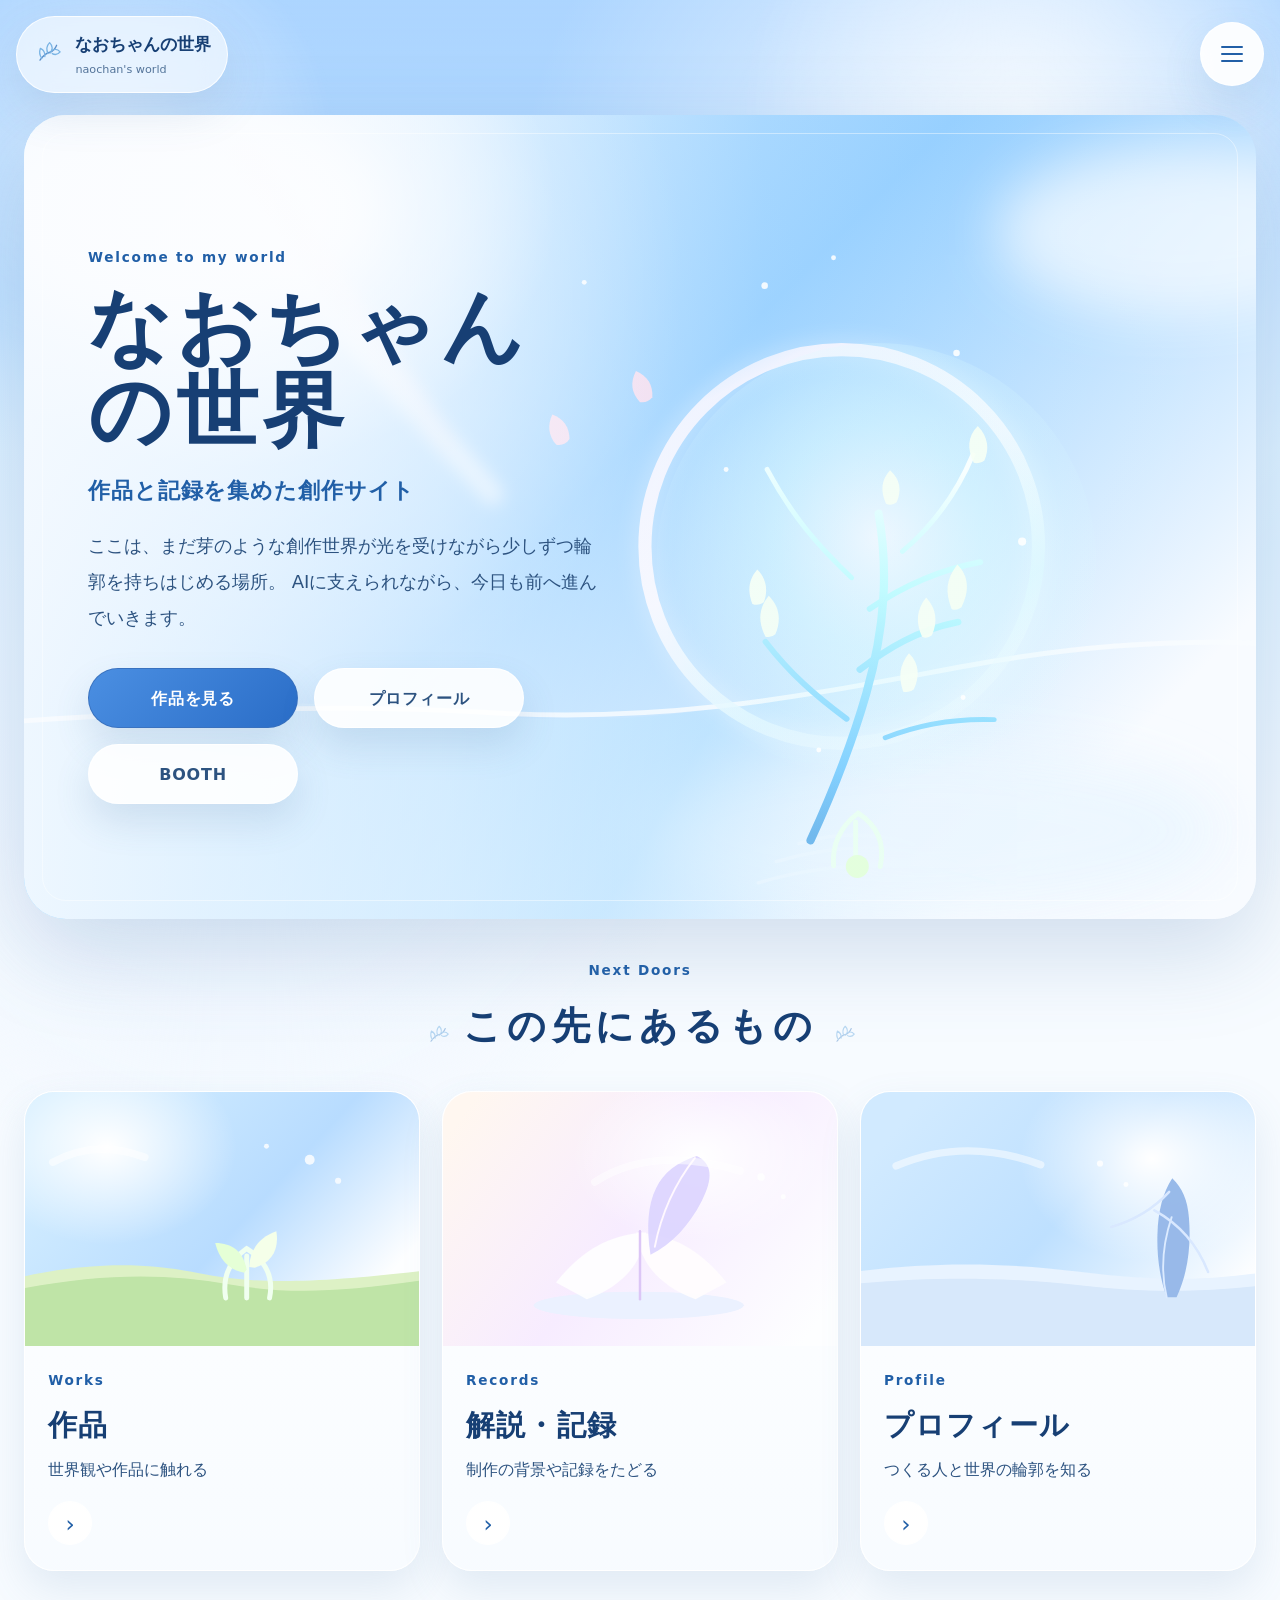
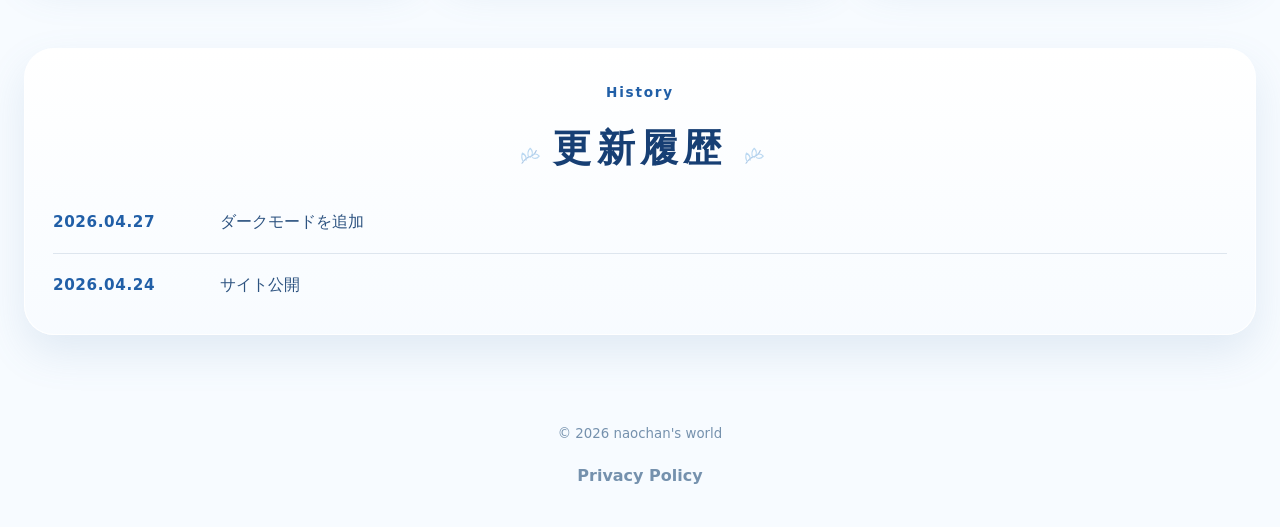
<file: index.html>
<!DOCTYPE html>
<html lang="ja">
<head>
  <meta charset="UTF-8" />
  <meta name="viewport" content="width=device-width, initial-scale=1" />
  <meta
    name="description"
    content="なおちゃんの世界は、作品と記録を集めた創作サイト。青空とやわらかな光に包まれた入口から、作品・解説・記録・プロフィールへつながります。"
  />
  <title>なおちゃんの世界</title>
  <link rel="stylesheet" href="./style.css" />
</head>
<body>
  <div class="bg-sky" aria-hidden="true"></div>
  <div class="bg-light" aria-hidden="true"></div>

  <header class="site-header">
    <div class="site-header__inner">
      <a class="site-logo" href="#top" aria-label="なおちゃんの世界 トップへ戻る">
        <img
          class="site-logo__mark"
          src="./Assets/AIGenerate/logo-leaf-mark.svg"
          alt=""
          width="28"
          height="28"
        />
        <span class="site-logo__text">
          <strong>なおちゃんの世界</strong>
          <span>naochan's world</span>
        </span>
      </a>

      <button
        class="menu-toggle"
        type="button"
        aria-label="メニューを開く"
        aria-expanded="false"
        aria-controls="site-menu"
        data-menu-toggle
      >
        <span class="sr-only">メニュー</span>
        <span class="menu-toggle__line"></span>
        <span class="menu-toggle__line"></span>
        <span class="menu-toggle__line"></span>
      </button>
    </div>

    <nav
      class="top-flow-menu"
      id="site-menu"
      aria-label="サイトカテゴリー"
      aria-hidden="true"
      data-menu-panel
    >
      <div class="top-flow-menu__bar" role="menubar">
        <a class="top-flow-menu__major" role="menuitem" href="./works.html" data-menu-link>作品</a>
        <button class="top-flow-menu__major" type="button" role="menuitem" data-major="records">
          解説・記録
        </button>
        <a class="top-flow-menu__major" role="menuitem" href="./profile.html" data-menu-link>プロフィール</a>
        <a
          class="top-flow-menu__major"
          role="menuitem"
          href="https://naochan-shop.booth.pm/"
          target="_blank"
          rel="noopener noreferrer"
          data-menu-link
        >
          BOOTH
        </a>
        <button class="theme-icon-toggle" type="button" aria-label="ダークモードに切り替える" aria-pressed="false" data-theme-toggle>
          <span class="theme-icon-toggle__icon theme-icon-toggle__icon--moon" aria-hidden="true"></span>
          <span class="theme-icon-toggle__icon theme-icon-toggle__icon--sun" aria-hidden="true"></span>
        </button>
        <button class="top-flow-menu__close" type="button" aria-label="メニューを閉じる" data-menu-close>
          <span aria-hidden="true">&times;</span>
        </button>
      </div>

      <div class="top-flow-menu__subrows" data-subrows>
        <div class="top-flow-menu__subrow" data-subrow="records">
          <a href="#records" data-menu-link>ギミック資料</a>
          <a href="./records/diary.html" data-menu-link>制作日記</a>
        </div>
      </div>

    </nav>
  </header>

  <main id="top">
    <section class="hero" aria-labelledby="hero-title">
      <div class="hero__shell">
        <div class="hero__backdrop" aria-hidden="true">
          <img
            class="hero__art"
            src="./Assets/AIGenerate/hero-sky-entrance.svg"
            alt=""
            width="1600"
            height="980"
          />
        </div>
        <div class="hero__veil" aria-hidden="true"></div>

        <div class="hero__content">
          <p class="hero__eyebrow">Welcome to my world</p>
          <h1 id="hero-title" class="hero__title">なおちゃんの世界</h1>
          <p class="hero__tagline">作品と記録を集めた創作サイト</p>
          <p class="hero__lead">
            ここは、まだ芽のような創作世界が光を受けながら少しずつ輪郭を持ちはじめる場所。
            AIに支えられながら、今日も前へ進んでいきます。
          </p>

          <div class="hero__actions">
            <a class="button button--primary" href="./works.html">作品を見る</a>
            <a class="button button--secondary" href="./profile.html">プロフィール</a>
            <a
              class="button button--secondary"
              href="https://naochan-shop.booth.pm/"
              target="_blank"
              rel="noopener noreferrer"
            >
              BOOTH
            </a>
          </div>
        </div>
      </div>
    </section>

    <section class="guide" aria-labelledby="guide-title">
      <div class="guide__wrap">
        <div class="section-heading">
          <p class="section-heading__eyebrow">Next Doors</p>
          <h2 class="section-heading__title" id="guide-title">この先にあるもの</h2>
        </div>

        <div class="guide__grid">
          <a class="guide-card" id="works" href="./works.html">
            <div class="guide-card__media" aria-hidden="true">
              <img
                src="./Assets/AIGenerate/card-works-sprout.svg"
                alt=""
                width="720"
                height="420"
              />
            </div>
            <div class="guide-card__body">
              <p class="guide-card__eyebrow">Works</p>
              <h3>作品</h3>
              <p>世界観や作品に触れる</p>
              <span class="guide-card__action" aria-hidden="true"></span>
            </div>
          </a>

          <a class="guide-card" id="records" href="./records/diary.html">
            <div class="guide-card__media" aria-hidden="true">
              <img
                src="./Assets/AIGenerate/card-records-feather.svg"
                alt=""
                width="720"
                height="420"
              />
            </div>
            <div class="guide-card__body">
              <p class="guide-card__eyebrow">Records</p>
              <h3>解説・記録</h3>
              <p>制作の背景や記録をたどる</p>
              <span class="guide-card__action" aria-hidden="true"></span>
            </div>
          </a>

          <a class="guide-card" id="profile" href="./profile.html">
            <div class="guide-card__media" aria-hidden="true">
              <img
                src="./Assets/AIGenerate/card-profile-skyline.svg"
                alt=""
                width="720"
                height="420"
              />
            </div>
            <div class="guide-card__body">
              <p class="guide-card__eyebrow">Profile</p>
              <h3>プロフィール</h3>
              <p>つくる人と世界の輪郭を知る</p>
              <span class="guide-card__action" aria-hidden="true"></span>
            </div>
          </a>
        </div>
      </div>
    </section>

    <section class="changelog" id="changelog" aria-labelledby="changelog-title">
      <div class="changelog__wrap">
        <div class="section-heading">
          <p class="section-heading__eyebrow">History</p>
          <h2 class="section-heading__title" id="changelog-title">更新履歴</h2>
        </div>
        <ol class="changelog__list">
          <li class="changelog__item">
            <time class="changelog__date" datetime="2026-04-27">2026.04.27</time>
            <span class="changelog__text">ダークモードを追加</span>
          </li>
          <li class="changelog__item">
            <time class="changelog__date" datetime="2026-04-24">2026.04.24</time>
            <span class="changelog__text">サイト公開</span>
          </li>
        </ol>
      </div>
    </section>
  </main>

  <footer class="site-footer">
    <p><small>&copy; <span id="js-year"></span> naochan's world</small></p>
    <p class="site-footer__links"><a href="./privacy/">Privacy Policy</a></p>
  </footer>

  <script src="./script.js" defer></script>
</body>
</html>
</file>
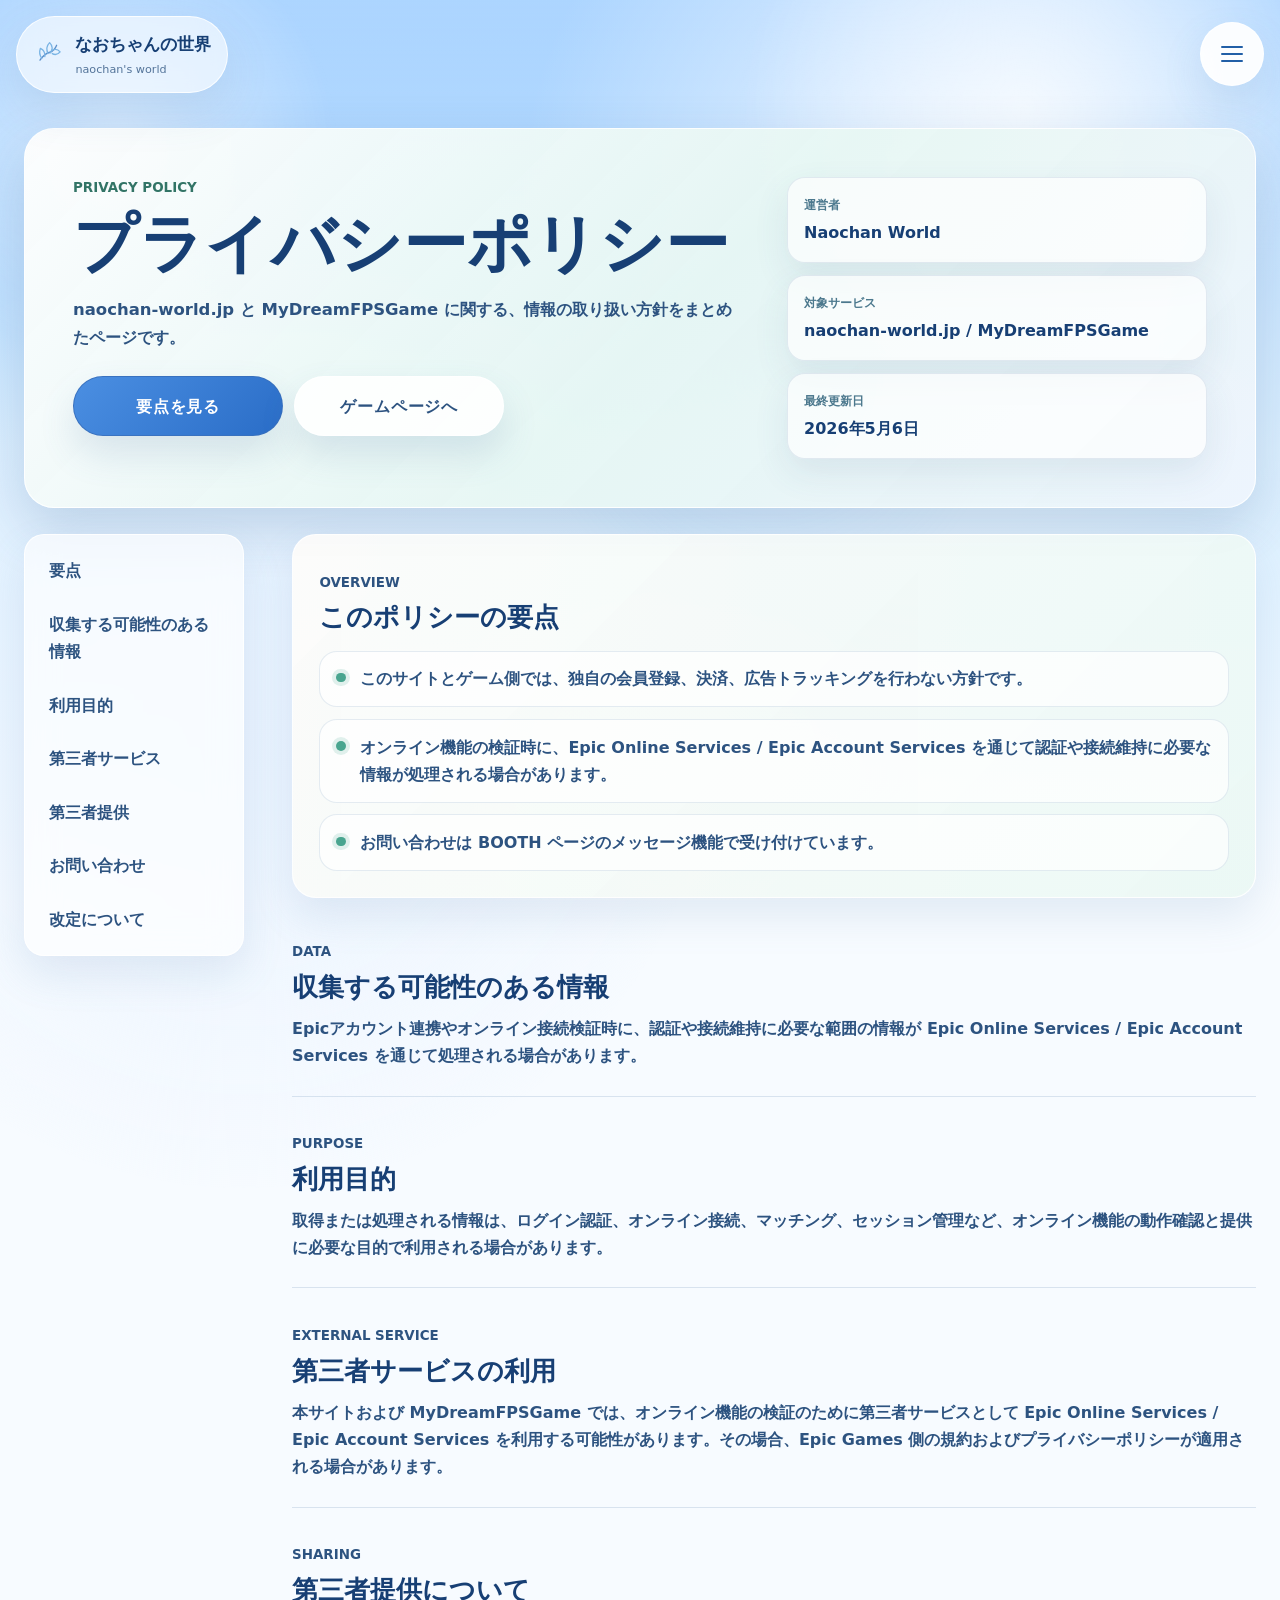
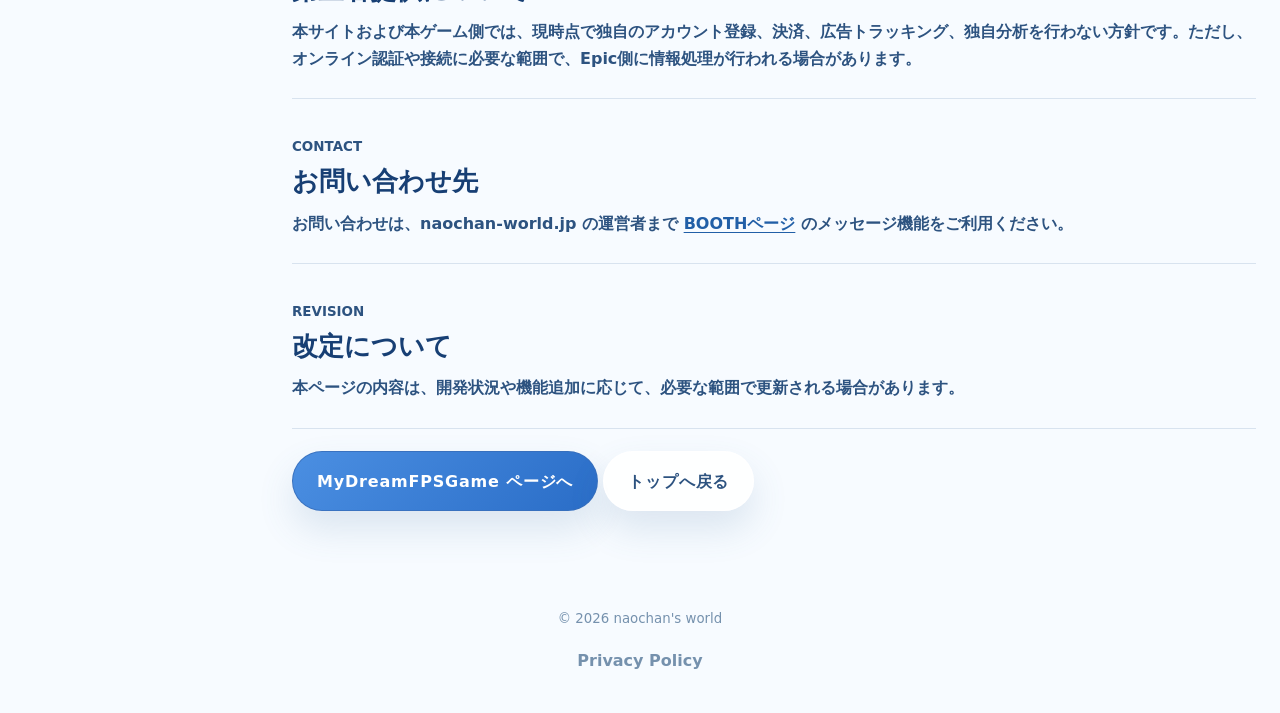
<file: privacy/index.html>
<!DOCTYPE html>
<html lang="ja">
<head>
  <meta charset="UTF-8" />
  <meta name="viewport" content="width=device-width, initial-scale=1" />
  <meta
    name="description"
    content="naochan-world.jp および MyDreamFPSGame に関するプライバシーポリシーです。オンライン機能の検証時に扱われる可能性がある情報と利用目的を掲載しています。"
  />
  <title>プライバシーポリシー | なおちゃんの世界</title>
  <link rel="canonical" href="https://naochan-world.jp/privacy" />
  <link rel="stylesheet" href="../style.css" />
  <link rel="icon" href="../Assets/AIGenerate/logo-leaf-mark.svg" type="image/svg+xml" />
</head>
<body class="privacy-page">
  <div class="bg-sky" aria-hidden="true"></div>
  <div class="bg-light" aria-hidden="true"></div>

  <header class="site-header">
    <div class="site-header__inner">
      <a class="site-logo" href="../index.html#top" aria-label="なおちゃんの世界 トップへ戻る">
        <img class="site-logo__mark" src="../Assets/AIGenerate/logo-leaf-mark.svg" alt="" width="28" height="28" />
        <span class="site-logo__text">
          <strong>なおちゃんの世界</strong>
          <span>naochan's world</span>
        </span>
      </a>

      <button
        class="menu-toggle"
        type="button"
        aria-label="メニューを開く"
        aria-expanded="false"
        aria-controls="site-menu"
        data-menu-toggle
      >
        <span class="sr-only">メニュー</span>
        <span class="menu-toggle__line"></span>
        <span class="menu-toggle__line"></span>
        <span class="menu-toggle__line"></span>
      </button>
    </div>

    <nav class="top-flow-menu" id="site-menu" aria-label="サイトカテゴリー" aria-hidden="true" data-menu-panel>
      <div class="top-flow-menu__bar" role="menubar">
        <a class="top-flow-menu__major" role="menuitem" href="../works.html" data-menu-link>作品</a>
        <button class="top-flow-menu__major" type="button" role="menuitem" data-major="records">解説・記録</button>
        <a class="top-flow-menu__major" role="menuitem" href="../profile.html" data-menu-link>プロフィール</a>
        <a class="top-flow-menu__major" role="menuitem" href="https://naochan-shop.booth.pm/" target="_blank" rel="noopener noreferrer" data-menu-link>BOOTH</a>
        <button class="theme-icon-toggle" type="button" aria-label="ダークモードに切り替える" aria-pressed="false" data-theme-toggle>
          <span class="theme-icon-toggle__icon theme-icon-toggle__icon--moon" aria-hidden="true"></span>
          <span class="theme-icon-toggle__icon theme-icon-toggle__icon--sun" aria-hidden="true"></span>
        </button>
        <button class="top-flow-menu__close" type="button" aria-label="メニューを閉じる" data-menu-close>
          <span aria-hidden="true">&times;</span>
        </button>
      </div>

      <div class="top-flow-menu__subrows" data-subrows>
        <div class="top-flow-menu__subrow" data-subrow="records">
          <a href="../index.html#records" data-menu-link>ギミック資料</a>
          <a href="../records/diary.html" data-menu-link>制作日記</a>
        </div>
      </div>
    </nav>
  </header>

  <main id="top" class="privacy-page-main legal-main">
    <article class="privacy-shell legal-document" aria-labelledby="privacy-title">
      <section class="privacy-hero legal-hero legal-hero--privacy">
        <div class="legal-hero__content">
          <p class="legal-kicker">Privacy Policy</p>
          <h1 id="privacy-title">プライバシーポリシー</h1>
          <p class="privacy-hero__lead legal-hero__lead">
            naochan-world.jp と MyDreamFPSGame に関する、情報の取り扱い方針をまとめたページです。
          </p>
          <div class="legal-hero__actions">
            <a class="button button--primary" href="#policy-summary">要点を見る</a>
            <a class="button button--secondary" href="../projects/mydreamfpsgame/">ゲームページへ</a>
          </div>
        </div>

        <dl class="legal-facts" aria-label="ポリシー概要">
          <div>
            <dt>運営者</dt>
            <dd>Naochan World</dd>
          </div>
          <div>
            <dt>対象サービス</dt>
            <dd>naochan-world.jp / MyDreamFPSGame</dd>
          </div>
          <div>
            <dt>最終更新日</dt>
            <dd><time datetime="2026-05-06">2026年5月6日</time></dd>
          </div>
        </dl>
      </section>

      <div class="legal-layout">
        <nav class="legal-toc" aria-label="プライバシーポリシーの目次">
          <a href="#policy-summary">要点</a>
          <a href="#collect-title">収集する可能性のある情報</a>
          <a href="#purpose-title">利用目的</a>
          <a href="#third-service-title">第三者サービス</a>
          <a href="#third-party-title">第三者提供</a>
          <a href="#contact-title">お問い合わせ</a>
          <a href="#revision-title">改定について</a>
        </nav>

        <div class="legal-content">
          <section class="privacy-section legal-section legal-section--summary" id="policy-summary" aria-labelledby="summary-title">
            <p class="legal-section__eyebrow">Overview</p>
            <h2 id="summary-title">このポリシーの要点</h2>
            <ul class="policy-list">
              <li>このサイトとゲーム側では、独自の会員登録、決済、広告トラッキングを行わない方針です。</li>
              <li>オンライン機能の検証時に、Epic Online Services / Epic Account Services を通じて認証や接続維持に必要な情報が処理される場合があります。</li>
              <li>お問い合わせは BOOTH ページのメッセージ機能で受け付けています。</li>
            </ul>
          </section>

          <section class="privacy-section legal-section" aria-labelledby="collect-title">
            <p class="legal-section__eyebrow">Data</p>
            <h2 id="collect-title">収集する可能性のある情報</h2>
            <p>
              Epicアカウント連携やオンライン接続検証時に、認証や接続維持に必要な範囲の情報が Epic Online Services / Epic Account Services を通じて処理される場合があります。
            </p>
          </section>

          <section class="privacy-section legal-section" aria-labelledby="purpose-title">
            <p class="legal-section__eyebrow">Purpose</p>
            <h2 id="purpose-title">利用目的</h2>
            <p>
              取得または処理される情報は、ログイン認証、オンライン接続、マッチング、セッション管理など、オンライン機能の動作確認と提供に必要な目的で利用される場合があります。
            </p>
          </section>

          <section class="privacy-section legal-section" aria-labelledby="third-service-title">
            <p class="legal-section__eyebrow">External Service</p>
            <h2 id="third-service-title">第三者サービスの利用</h2>
            <p>
              本サイトおよび MyDreamFPSGame では、オンライン機能の検証のために第三者サービスとして Epic Online Services / Epic Account Services を利用する可能性があります。その場合、Epic Games 側の規約およびプライバシーポリシーが適用される場合があります。
            </p>
          </section>

          <section class="privacy-section legal-section" aria-labelledby="third-party-title">
            <p class="legal-section__eyebrow">Sharing</p>
            <h2 id="third-party-title">第三者提供について</h2>
            <p>
              本サイトおよび本ゲーム側では、現時点で独自のアカウント登録、決済、広告トラッキング、独自分析を行わない方針です。ただし、オンライン認証や接続に必要な範囲で、Epic側に情報処理が行われる場合があります。
            </p>
          </section>

          <section class="privacy-section legal-section legal-section--contact" aria-labelledby="contact-title">
            <p class="legal-section__eyebrow">Contact</p>
            <h2 id="contact-title">お問い合わせ先</h2>
            <p>
              お問い合わせは、naochan-world.jp の運営者まで
              <a href="https://naochan-shop.booth.pm/" target="_blank" rel="noopener noreferrer">BOOTHページ</a>
              のメッセージ機能をご利用ください。
            </p>
          </section>

          <section class="privacy-section legal-section" aria-labelledby="revision-title">
            <p class="legal-section__eyebrow">Revision</p>
            <h2 id="revision-title">改定について</h2>
            <p>
              本ページの内容は、開発状況や機能追加に応じて、必要な範囲で更新される場合があります。
            </p>
          </section>

          <div class="privacy-links legal-links">
            <a class="button button--primary" href="../projects/mydreamfpsgame/">MyDreamFPSGame ページへ</a>
            <a class="button button--secondary" href="../index.html">トップへ戻る</a>
          </div>
        </div>
      </div>
    </article>
  </main>

  <footer class="site-footer">
    <p><small>&copy; <span id="js-year"></span> naochan's world</small></p>
    <p class="site-footer__links"><a href="../privacy/">Privacy Policy</a></p>
  </footer>

  <script src="../script.js" defer></script>
</body>
</html>
</file>
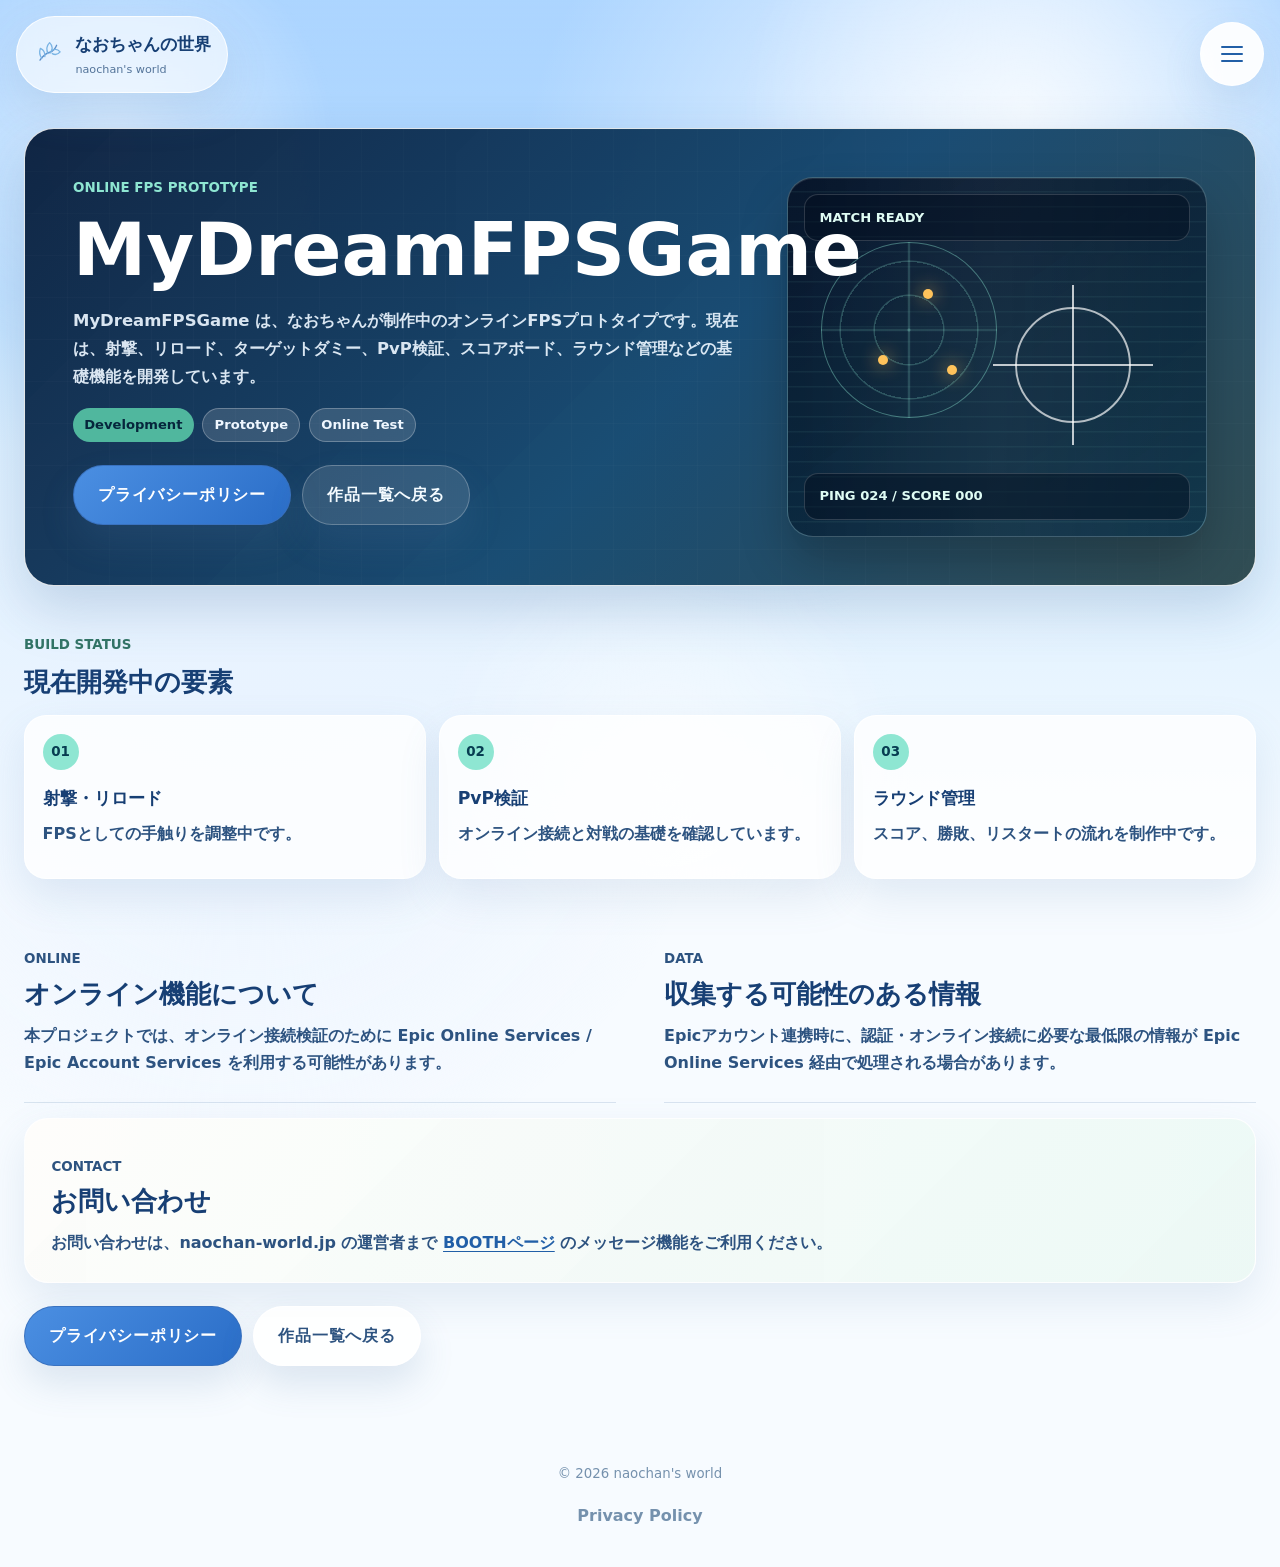
<file: projects/mydreamfpsgame/index.html>
<!DOCTYPE html>
<html lang="ja">
<head>
  <meta charset="UTF-8" />
  <meta name="viewport" content="width=device-width, initial-scale=1" />
  <meta
    name="description"
    content="MyDreamFPSGame は、なおちゃんが制作中のオンラインFPSプロトタイプです。開発状況とオンライン機能検証に関する案内を掲載しています。"
  />
  <title>MyDreamFPSGame | なおちゃんの世界</title>
  <link rel="canonical" href="https://naochan-world.jp/projects/mydreamfpsgame" />
  <link rel="stylesheet" href="../../style.css" />
  <link rel="icon" href="../../Assets/AIGenerate/logo-leaf-mark.svg" type="image/svg+xml" />
</head>
<body class="project-page">
  <div class="bg-sky" aria-hidden="true"></div>
  <div class="bg-light" aria-hidden="true"></div>

  <header class="site-header">
    <div class="site-header__inner">
      <a class="site-logo" href="../../index.html#top" aria-label="なおちゃんの世界 トップへ戻る">
        <img class="site-logo__mark" src="../../Assets/AIGenerate/logo-leaf-mark.svg" alt="" width="28" height="28" />
        <span class="site-logo__text">
          <strong>なおちゃんの世界</strong>
          <span>naochan's world</span>
        </span>
      </a>

      <button
        class="menu-toggle"
        type="button"
        aria-label="メニューを開く"
        aria-expanded="false"
        aria-controls="site-menu"
        data-menu-toggle
      >
        <span class="sr-only">メニュー</span>
        <span class="menu-toggle__line"></span>
        <span class="menu-toggle__line"></span>
        <span class="menu-toggle__line"></span>
      </button>
    </div>

    <nav class="top-flow-menu" id="site-menu" aria-label="サイトカテゴリー" aria-hidden="true" data-menu-panel>
      <div class="top-flow-menu__bar" role="menubar">
        <a class="top-flow-menu__major" role="menuitem" href="../../works.html" data-menu-link>作品</a>
        <button class="top-flow-menu__major" type="button" role="menuitem" data-major="records">解説・記録</button>
        <a class="top-flow-menu__major" role="menuitem" href="../../profile.html" data-menu-link>プロフィール</a>
        <a class="top-flow-menu__major" role="menuitem" href="https://naochan-shop.booth.pm/" target="_blank" rel="noopener noreferrer" data-menu-link>BOOTH</a>
        <button class="theme-icon-toggle" type="button" aria-label="ダークモードに切り替える" aria-pressed="false" data-theme-toggle>
          <span class="theme-icon-toggle__icon theme-icon-toggle__icon--moon" aria-hidden="true"></span>
          <span class="theme-icon-toggle__icon theme-icon-toggle__icon--sun" aria-hidden="true"></span>
        </button>
        <button class="top-flow-menu__close" type="button" aria-label="メニューを閉じる" data-menu-close>
          <span aria-hidden="true">&times;</span>
        </button>
      </div>

      <div class="top-flow-menu__subrows" data-subrows>
        <div class="top-flow-menu__subrow" data-subrow="records">
          <a href="../../index.html#records" data-menu-link>ギミック資料</a>
          <a href="../../records/diary.html" data-menu-link>制作日記</a>
        </div>
      </div>
    </nav>
  </header>

  <main id="top" class="project-page-main">
    <article class="project-shell project-document" aria-labelledby="project-title">
      <section class="project-hero project-hero--game">
        <div class="project-hero__content">
          <p class="project-hero__eyebrow">Online FPS Prototype</p>
          <h1 id="project-title">MyDreamFPSGame</h1>
          <p class="project-hero__lead">
            MyDreamFPSGame は、なおちゃんが制作中のオンラインFPSプロトタイプです。現在は、射撃、リロード、ターゲットダミー、PvP検証、スコアボード、ラウンド管理などの基礎機能を開発しています。
          </p>
          <div class="project-meta" aria-label="プロジェクト状況">
            <span class="work-badge work-badge--category">Development</span>
            <span class="work-badge work-badge--availability">Prototype</span>
            <span class="work-badge work-badge--availability">Online Test</span>
          </div>
          <div class="project-links project-links--hero">
            <a class="button button--primary" href="../../privacy/">プライバシーポリシー</a>
            <a class="button button--secondary" href="../../works.html">作品一覧へ戻る</a>
          </div>
        </div>

        <div class="project-visual" aria-hidden="true">
          <div class="project-visual__scan"></div>
          <div class="project-visual__radar">
            <span></span>
            <span></span>
            <span></span>
          </div>
          <div class="project-visual__reticle"></div>
          <div class="project-visual__readout project-visual__readout--top">MATCH READY</div>
          <div class="project-visual__readout project-visual__readout--bottom">PING 024 / SCORE 000</div>
        </div>
      </section>

      <section class="project-status" aria-labelledby="status-title">
        <div class="project-status__heading">
          <p class="project-section__eyebrow">Build Status</p>
          <h2 id="status-title">現在開発中の要素</h2>
        </div>
        <div class="project-status__grid">
          <div class="project-status__item">
            <span>01</span>
            <strong>射撃・リロード</strong>
            <p>FPSとしての手触りを調整中です。</p>
          </div>
          <div class="project-status__item">
            <span>02</span>
            <strong>PvP検証</strong>
            <p>オンライン接続と対戦の基礎を確認しています。</p>
          </div>
          <div class="project-status__item">
            <span>03</span>
            <strong>ラウンド管理</strong>
            <p>スコア、勝敗、リスタートの流れを制作中です。</p>
          </div>
        </div>
      </section>

      <div class="project-layout">
        <section class="project-section" aria-labelledby="online-title">
          <p class="project-section__eyebrow">Online</p>
          <h2 id="online-title">オンライン機能について</h2>
          <p>
            本プロジェクトでは、オンライン接続検証のために Epic Online Services / Epic Account Services を利用する可能性があります。
          </p>
        </section>

        <section class="project-section" aria-labelledby="data-title">
          <p class="project-section__eyebrow">Data</p>
          <h2 id="data-title">収集する可能性のある情報</h2>
          <p>
            Epicアカウント連携時に、認証・オンライン接続に必要な最低限の情報が Epic Online Services 経由で処理される場合があります。
          </p>
        </section>

        <section class="project-section project-section--contact" aria-labelledby="contact-title">
          <p class="project-section__eyebrow">Contact</p>
          <h2 id="contact-title">お問い合わせ</h2>
          <p>
            お問い合わせは、naochan-world.jp の運営者まで
            <a href="https://naochan-shop.booth.pm/" target="_blank" rel="noopener noreferrer">BOOTHページ</a>
            のメッセージ機能をご利用ください。
          </p>
        </section>
      </div>

      <div class="project-links project-links--footer">
        <a class="button button--primary" href="../../privacy/">プライバシーポリシー</a>
        <a class="button button--secondary" href="../../works.html">作品一覧へ戻る</a>
      </div>
    </article>
  </main>

  <footer class="site-footer">
    <p><small>&copy; <span id="js-year"></span> naochan's world</small></p>
    <p class="site-footer__links"><a href="../../privacy/">Privacy Policy</a></p>
  </footer>

  <script src="../../script.js" defer></script>
</body>
</html>
</file>
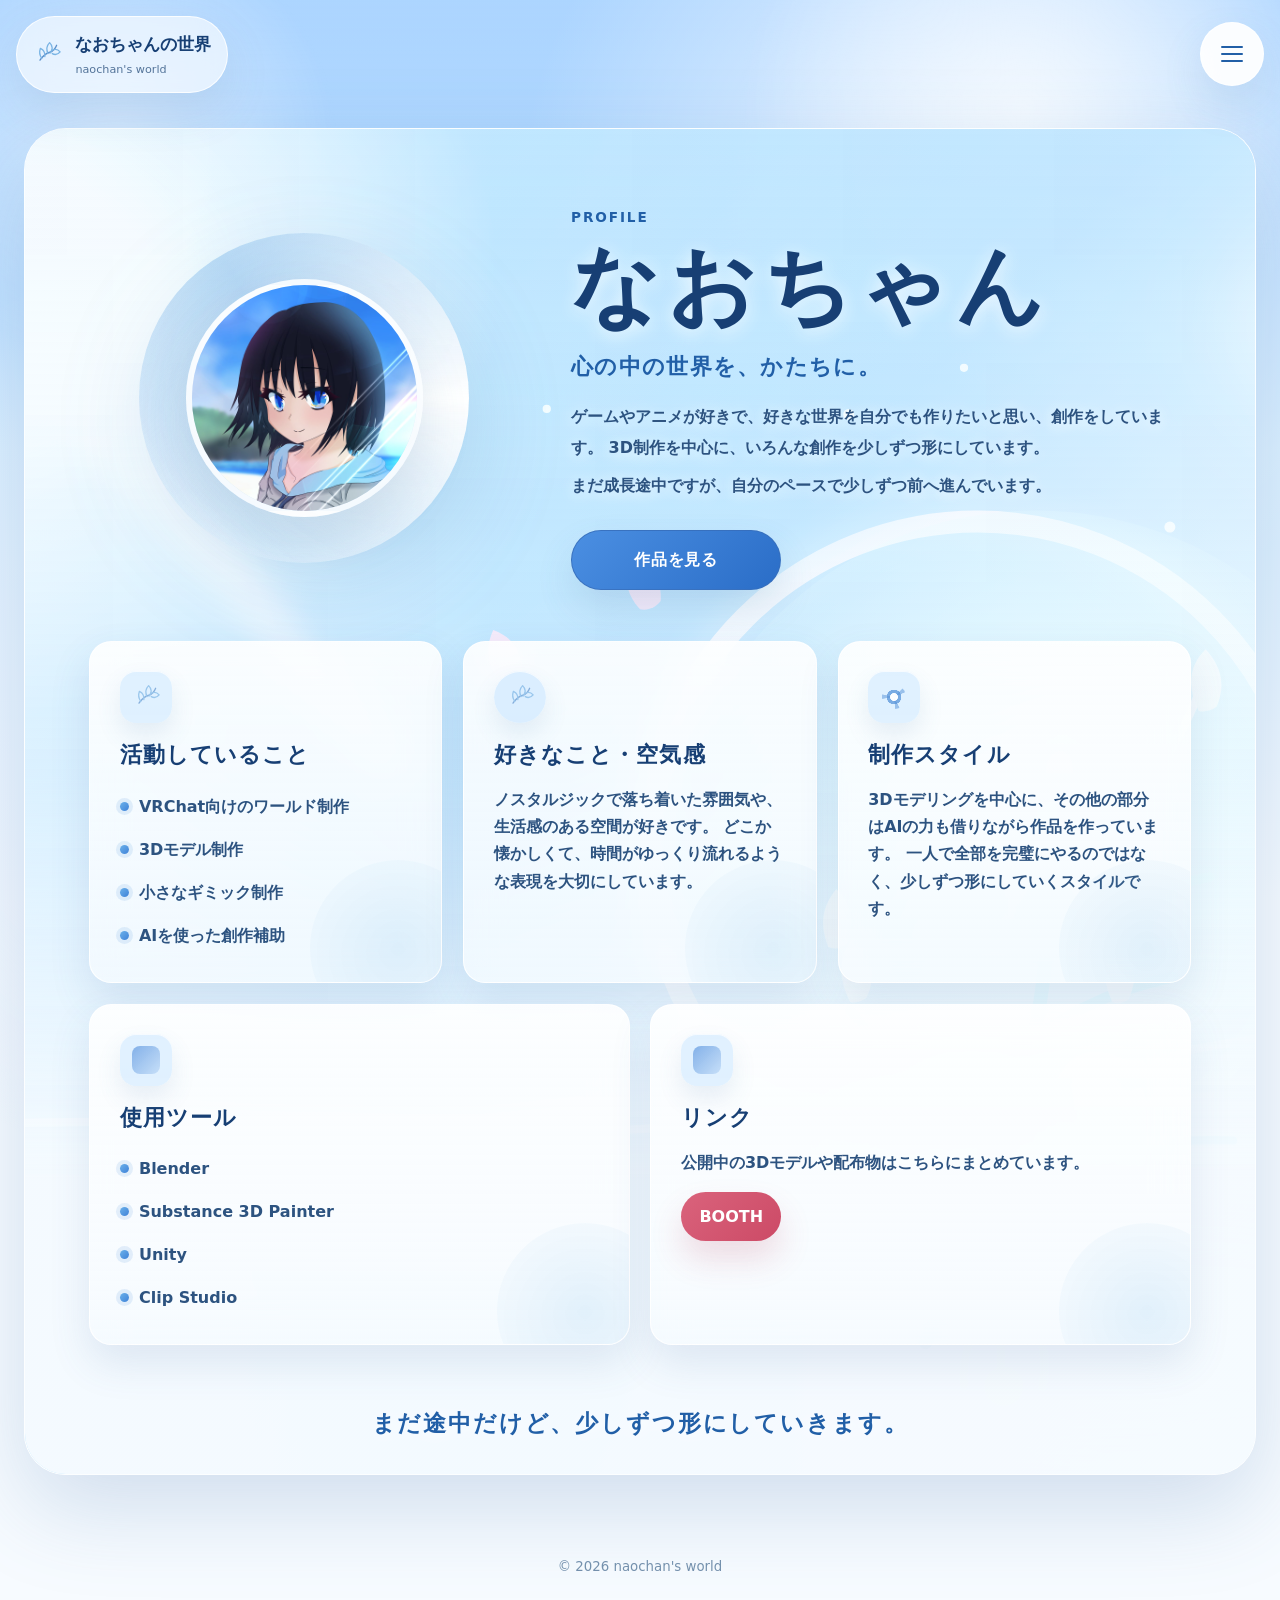
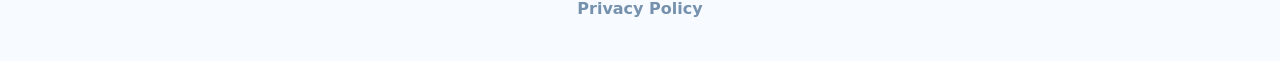
<file: profile.html>
<!DOCTYPE html>
<html lang="ja">
<head>
  <meta charset="UTF-8" />
  <meta name="viewport" content="width=device-width, initial-scale=1" />
  <meta
    name="description"
    content="なおちゃんのプロフィールページ。どんな人がなおちゃんの世界を作っているのか、活動内容や好きな雰囲気を紹介します。"
  />
  <title>プロフィール | なおちゃんの世界</title>
  <link rel="stylesheet" href="./style.css" />
</head>
<body class="profile-page">
  <div class="bg-sky" aria-hidden="true"></div>
  <div class="bg-light" aria-hidden="true"></div>

  <header class="site-header">
    <div class="site-header__inner">
      <a class="site-logo" href="./index.html#top" aria-label="なおちゃんの世界 トップへ戻る">
        <img class="site-logo__mark" src="./Assets/AIGenerate/logo-leaf-mark.svg" alt="" width="28" height="28" />
        <span class="site-logo__text">
          <strong>なおちゃんの世界</strong>
          <span>naochan's world</span>
        </span>
      </a>

      <button
        class="menu-toggle"
        type="button"
        aria-label="メニューを開く"
        aria-expanded="false"
        aria-controls="site-menu"
        data-menu-toggle
      >
        <span class="sr-only">メニュー</span>
        <span class="menu-toggle__line"></span>
        <span class="menu-toggle__line"></span>
        <span class="menu-toggle__line"></span>
      </button>
    </div>

    <nav class="top-flow-menu" id="site-menu" aria-label="サイトカテゴリー" aria-hidden="true" data-menu-panel>
      <div class="top-flow-menu__bar" role="menubar">
        <a class="top-flow-menu__major" role="menuitem" href="./works.html" data-menu-link>作品</a>
        <button class="top-flow-menu__major" type="button" role="menuitem" data-major="records">解説・記録</button>
        <a class="top-flow-menu__major is-current" role="menuitem" href="./profile.html" data-menu-link>プロフィール</a>
        <a class="top-flow-menu__major" role="menuitem" href="https://naochan-shop.booth.pm/" target="_blank" rel="noopener noreferrer" data-menu-link>BOOTH</a>
        <button class="theme-icon-toggle" type="button" aria-label="ダークモードに切り替える" aria-pressed="false" data-theme-toggle>
          <span class="theme-icon-toggle__icon theme-icon-toggle__icon--moon" aria-hidden="true"></span>
          <span class="theme-icon-toggle__icon theme-icon-toggle__icon--sun" aria-hidden="true"></span>
        </button>
        <button class="top-flow-menu__close" type="button" aria-label="メニューを閉じる" data-menu-close>
          <span aria-hidden="true">&times;</span>
        </button>
      </div>

      <div class="top-flow-menu__subrows" data-subrows>
        <div class="top-flow-menu__subrow" data-subrow="records">
          <a href="./index.html#records" data-menu-link>ギミック資料</a>
          <a href="./records/diary.html" data-menu-link>制作日記</a>
        </div>
      </div>

    </nav>
  </header>

  <main class="profile-main" id="top">
    <section class="profile-world" aria-labelledby="profile-title">
      <img class="profile-world__bg" src="./Assets/AIGenerate/hero-sky-entrance.svg" alt="" aria-hidden="true" />
      <div class="profile-world__veil" aria-hidden="true"></div>

      <section class="profile-hero">
        <div class="profile-portrait">
          <div class="profile-portrait__ring" aria-hidden="true"></div>
          <div class="profile-portrait__inner">
            <img
              class="profile-portrait__image"
              src="./Assets/profile/naochan-profile-icon.jpg"
              alt="なおちゃんのプロフィール画像"
              width="960"
              height="960"
              decoding="async"
            />
          </div>
        </div>

        <div class="profile-hero__content">
          <p class="profile-hero__eyebrow">Profile</p>
          <h1 id="profile-title">なおちゃん</h1>
          <p class="profile-hero__copy">心の中の世界を、かたちに。</p>
          <p class="profile-hero__lead">
            ゲームやアニメが好きで、好きな世界を自分でも作りたいと思い、創作をしています。
            3D制作を中心に、いろんな創作を少しずつ形にしています。
          </p>
          <p class="profile-hero__lead profile-hero__lead--sub">
            まだ成長途中ですが、自分のペースで少しずつ前へ進んでいます。
          </p>
          <div class="profile-hero__actions">
            <a class="button button--primary" href="./works.html">作品を見る</a>
          </div>
        </div>
      </section>

      <section class="profile-section" aria-labelledby="profile-about-title">
        <h2 class="sr-only" id="profile-about-title">つくる人のこと</h2>

        <div class="profile-grid">
          <article class="profile-card profile-card--activity">
            <span class="profile-card__icon" aria-hidden="true"></span>
            <h3>活動していること</h3>
            <ul class="profile-list">
              <li>VRChat向けのワールド制作</li>
              <li>3Dモデル制作</li>
              <li>小さなギミック制作</li>
              <li>AIを使った創作補助</li>
            </ul>
          </article>

          <article class="profile-card profile-card--taste">
            <span class="profile-card__icon" aria-hidden="true"></span>
            <h3>好きなこと・空気感</h3>
            <p>
              ノスタルジックで落ち着いた雰囲気や、生活感のある空間が好きです。
              どこか懐かしくて、時間がゆっくり流れるような表現を大切にしています。
            </p>
          </article>

          <article class="profile-card profile-card--style">
            <span class="profile-card__icon" aria-hidden="true"></span>
            <h3>制作スタイル</h3>
            <p>
              3Dモデリングを中心に、その他の部分はAIの力も借りながら作品を作っています。
              一人で全部を完璧にやるのではなく、少しずつ形にしていくスタイルです。
            </p>
          </article>

          <article class="profile-card profile-card--tools">
            <span class="profile-card__icon" aria-hidden="true"></span>
            <h3>使用ツール</h3>
            <ul class="profile-tools">
              <li>Blender</li>
              <li>Substance 3D Painter</li>
              <li>Unity</li>
              <li>Clip Studio</li>
            </ul>
          </article>

          <article class="profile-card profile-card--link">
            <span class="profile-card__icon" aria-hidden="true"></span>
            <h3>リンク</h3>
            <p>公開中の3Dモデルや配布物はこちらにまとめています。</p>
            <a class="profile-link" href="https://naochan-shop.booth.pm/" target="_blank" rel="noopener noreferrer">BOOTH</a>
          </article>
        </div>
      </section>

      <p class="profile-message">まだ途中だけど、少しずつ形にしていきます。</p>
    </section>
  </main>

  <footer class="site-footer">
    <p><small>&copy; <span id="js-year"></span> naochan's world</small></p>
    <p class="site-footer__links"><a href="./privacy/">Privacy Policy</a></p>
  </footer>

  <script src="./script.js" defer></script>
</body>
</html>
</file>
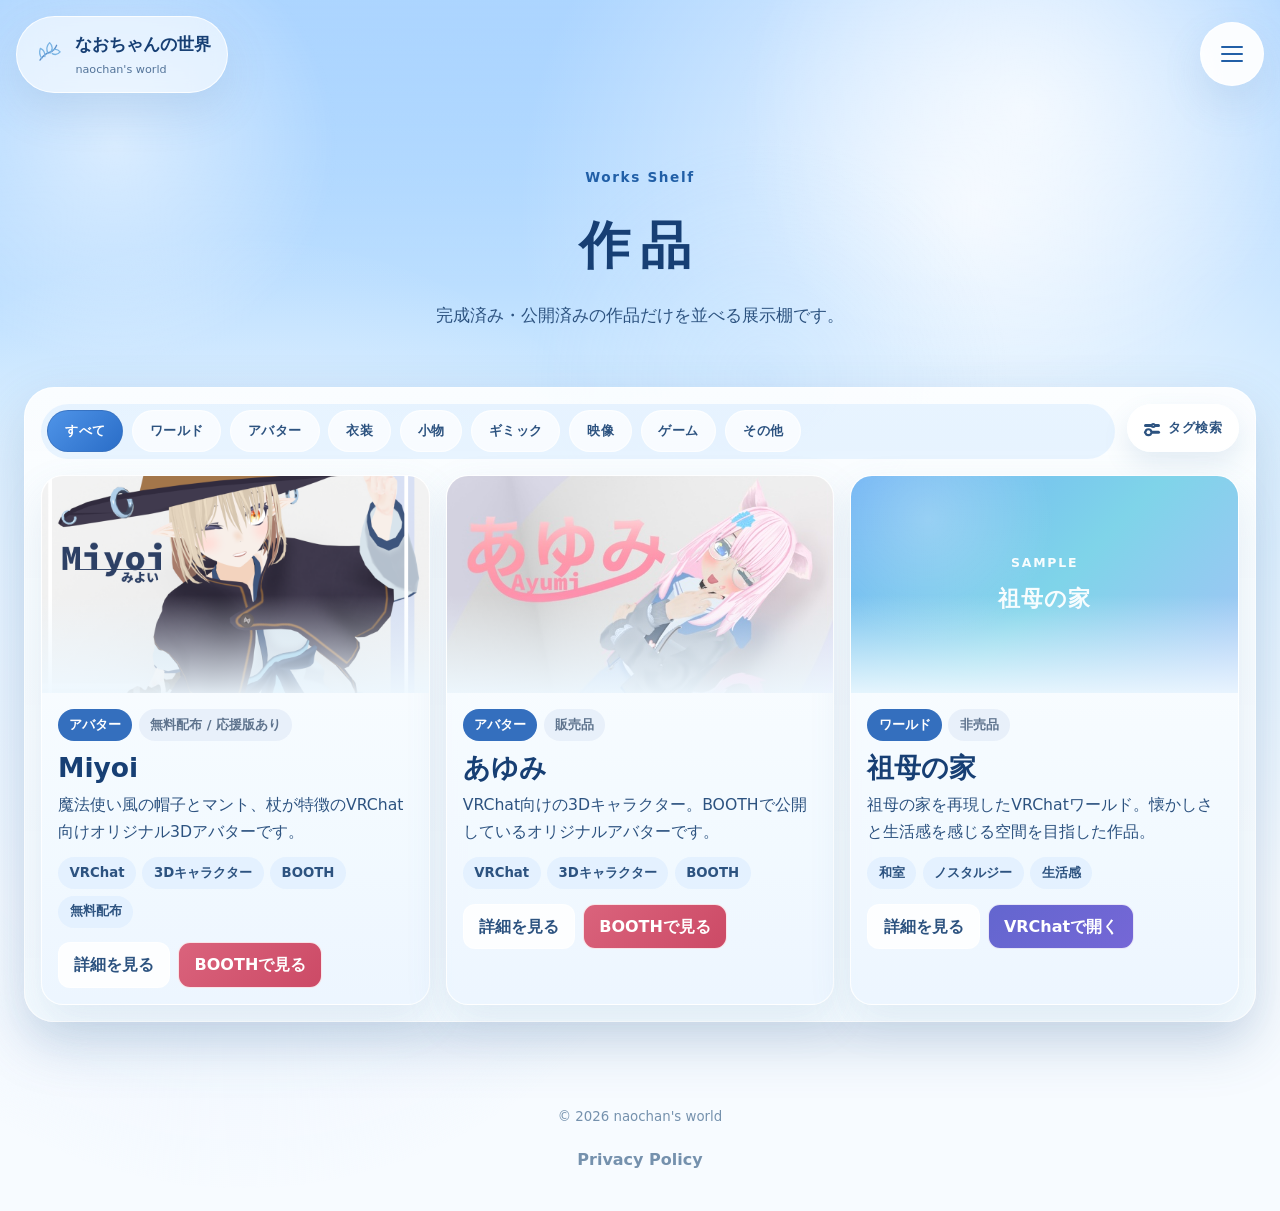
<file: works.html>
<!DOCTYPE html>
<html lang="ja">
<head>
  <meta charset="UTF-8" />
  <meta name="viewport" content="width=device-width, initial-scale=1" />
  <meta
    name="description"
    content="なおちゃんの世界の作品一覧ページ。完成済み・公開済みの作品だけを並べた展示棚です。"
  />
  <title>作品一覧 | なおちゃんの世界</title>
  <link rel="stylesheet" href="./style.css" />
</head>
<body class="works-page">
  <div class="bg-sky" aria-hidden="true"></div>
  <div class="bg-light" aria-hidden="true"></div>

  <header class="site-header">
    <div class="site-header__inner">
      <a class="site-logo" href="./index.html#top" aria-label="なおちゃんの世界 トップへ戻る">
        <img class="site-logo__mark" src="./Assets/AIGenerate/logo-leaf-mark.svg" alt="" width="28" height="28" />
        <span class="site-logo__text">
          <strong>なおちゃんの世界</strong>
          <span>naochan's world</span>
        </span>
      </a>

      <button
        class="menu-toggle"
        type="button"
        aria-label="メニューを開く"
        aria-expanded="false"
        aria-controls="site-menu"
        data-menu-toggle
      >
        <span class="sr-only">メニュー</span>
        <span class="menu-toggle__line"></span>
        <span class="menu-toggle__line"></span>
        <span class="menu-toggle__line"></span>
      </button>
    </div>

    <nav class="top-flow-menu" id="site-menu" aria-label="サイトカテゴリー" aria-hidden="true" data-menu-panel>
      <div class="top-flow-menu__bar" role="menubar">
        <a class="top-flow-menu__major is-current" role="menuitem" href="./works.html" data-menu-link>作品</a>
        <button class="top-flow-menu__major" type="button" role="menuitem" data-major="records">解説・記録</button>
        <a class="top-flow-menu__major" role="menuitem" href="./profile.html" data-menu-link>プロフィール</a>
        <a class="top-flow-menu__major" role="menuitem" href="https://naochan-shop.booth.pm/" target="_blank" rel="noopener noreferrer" data-menu-link>BOOTH</a>
        <button class="theme-icon-toggle" type="button" aria-label="ダークモードに切り替える" aria-pressed="false" data-theme-toggle>
          <span class="theme-icon-toggle__icon theme-icon-toggle__icon--moon" aria-hidden="true"></span>
          <span class="theme-icon-toggle__icon theme-icon-toggle__icon--sun" aria-hidden="true"></span>
        </button>
        <button class="top-flow-menu__close" type="button" aria-label="メニューを閉じる" data-menu-close>
          <span aria-hidden="true">&times;</span>
        </button>
      </div>

      <div class="top-flow-menu__subrows" data-subrows>
        <div class="top-flow-menu__subrow" data-subrow="records">
          <a href="./index.html#records" data-menu-link>ギミック資料</a>
          <a href="./records/diary.html" data-menu-link>制作日記</a>
        </div>
      </div>

    </nav>
  </header>

  <main id="top" class="works-main">
    <section class="works-hero" aria-labelledby="works-title">
      <div class="works-hero__inner">
        <p class="works-hero__eyebrow">Works Shelf</p>
        <h1 id="works-title">作品</h1>
        <p class="works-hero__lead">完成済み・公開済みの作品だけを並べる展示棚です。</p>
      </div>
    </section>

    <section class="works-section" aria-labelledby="works-filter-title" data-works-root data-source="./data/works.json">
      <h2 class="sr-only" id="works-filter-title">作品一覧フィルター</h2>
      <div class="works-toolbar">
        <div class="works-filter" data-works-filter role="tablist" aria-label="作品カテゴリー"></div>
        <button
          class="works-tag-toggle"
          type="button"
          aria-expanded="false"
          aria-controls="works-tag-panel"
          data-works-tag-toggle
        >
          <span class="works-tag-toggle__icon" aria-hidden="true"></span>
          <span>タグ検索</span>
        </button>
      </div>
      <div
        class="works-tag-panel"
        id="works-tag-panel"
        aria-hidden="true"
        hidden
        data-works-tag-panel
      >
        <div class="works-tag-panel__head">
          <p>カテゴリーとは別に、プラットフォーム・配布形式・雰囲気で絞り込めます。</p>
          <button class="works-tag-panel__clear" type="button" data-works-tag-clear>タグを解除</button>
        </div>
        <div class="works-tag-groups" data-works-tag-groups></div>
      </div>
      <!-- Works are managed in data/works.json so published works can be added from data. -->
      <div class="works-grid" data-works-grid></div>
    </section>
  </main>

  <footer class="site-footer">
    <p><small>&copy; <span id="js-year"></span> naochan's world</small></p>
    <p class="site-footer__links"><a href="./privacy/">Privacy Policy</a></p>
  </footer>

  <script src="./script.js" defer></script>
</body>
</html>
</file>
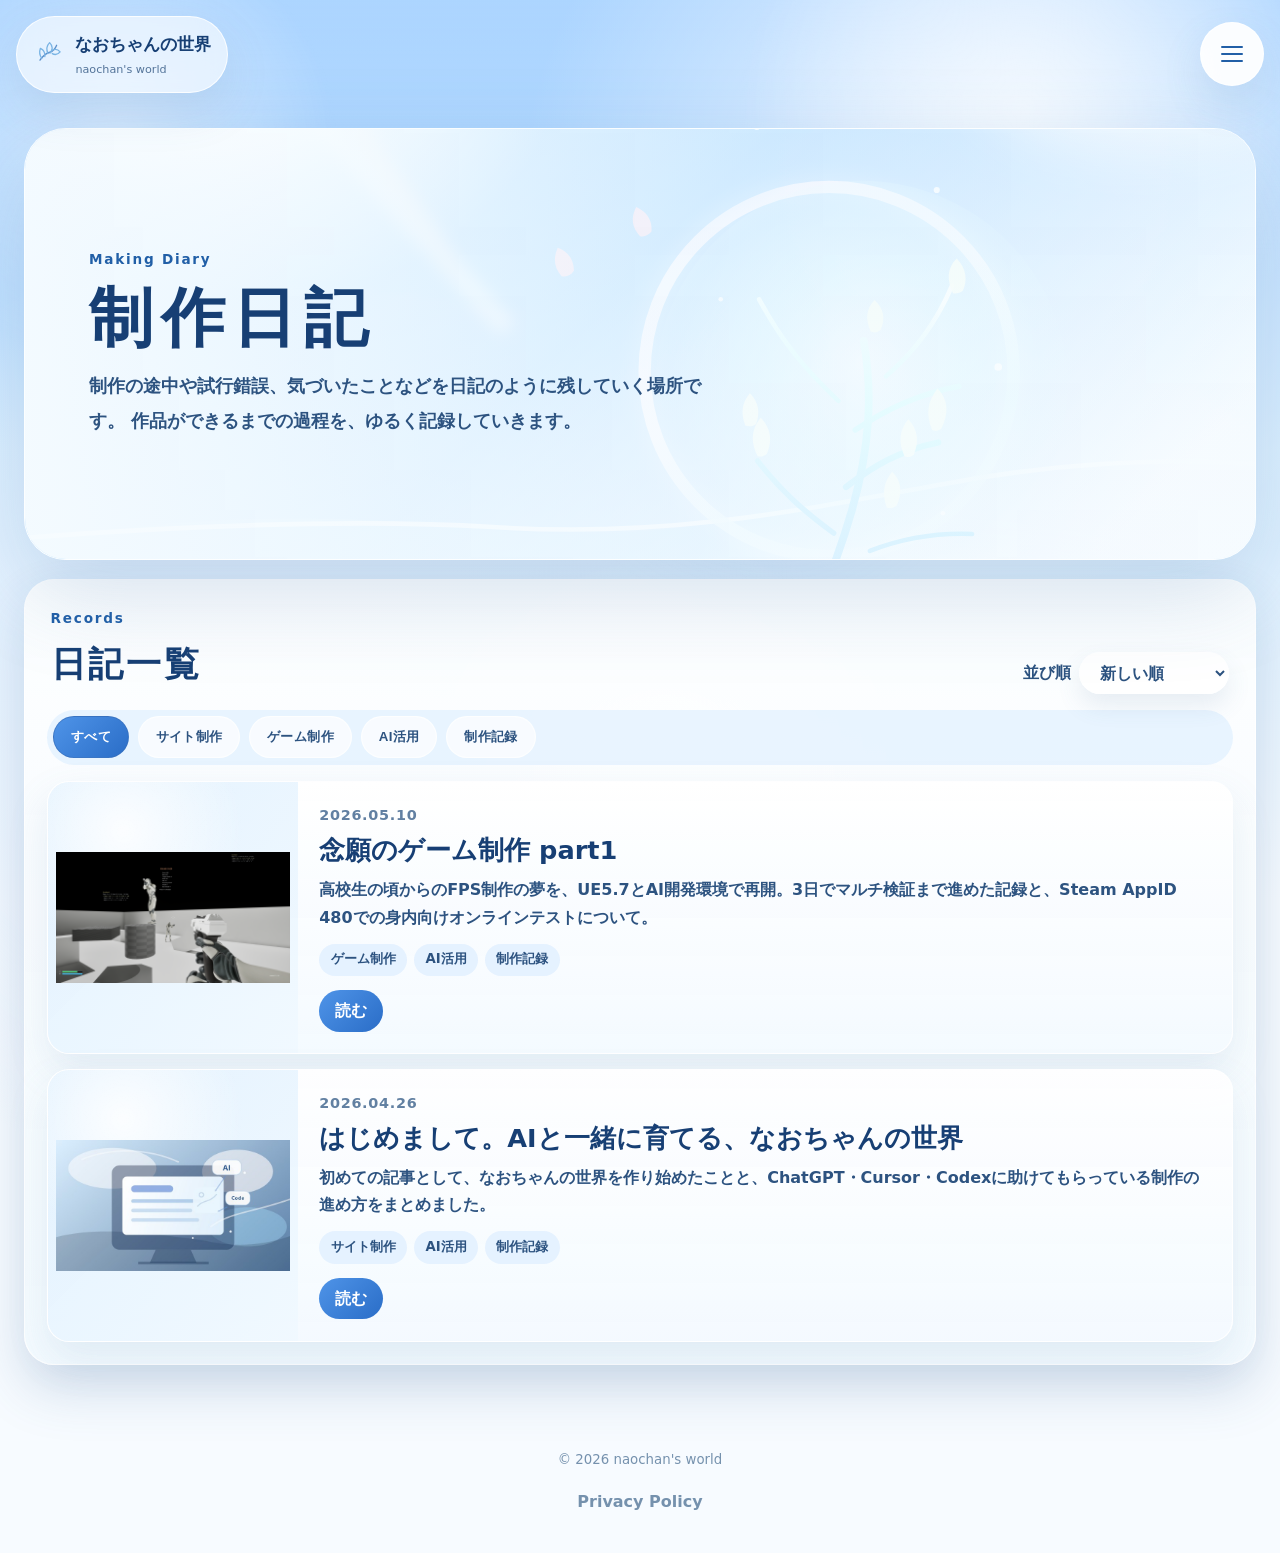
<file: records/diary.html>
<!DOCTYPE html>
<html lang="ja">
<head>
  <meta charset="UTF-8" />
  <meta name="viewport" content="width=device-width, initial-scale=1" />
  <meta
    name="description"
    content="なおちゃんの世界の制作日記ページ。制作途中の記録や試行錯誤、考えたことを残していく場所です。"
  />
  <title>制作日記 | なおちゃんの世界</title>
  <link rel="stylesheet" href="../style.css" />
</head>
<body class="diary-page">
  <div class="bg-sky" aria-hidden="true"></div>
  <div class="bg-light" aria-hidden="true"></div>

  <header class="site-header">
    <div class="site-header__inner">
      <a class="site-logo" href="../index.html#top" aria-label="なおちゃんの世界 トップへ戻る">
        <img class="site-logo__mark" src="../Assets/AIGenerate/logo-leaf-mark.svg" alt="" width="28" height="28" />
        <span class="site-logo__text">
          <strong>なおちゃんの世界</strong>
          <span>naochan's world</span>
        </span>
      </a>

      <button
        class="menu-toggle"
        type="button"
        aria-label="メニューを開く"
        aria-expanded="false"
        aria-controls="site-menu"
        data-menu-toggle
      >
        <span class="sr-only">メニュー</span>
        <span class="menu-toggle__line"></span>
        <span class="menu-toggle__line"></span>
        <span class="menu-toggle__line"></span>
      </button>
    </div>

    <nav class="top-flow-menu" id="site-menu" aria-label="サイトカテゴリー" aria-hidden="true" data-menu-panel>
      <div class="top-flow-menu__bar" role="menubar">
        <a class="top-flow-menu__major" role="menuitem" href="../works.html" data-menu-link>作品</a>
        <button class="top-flow-menu__major" type="button" role="menuitem" data-major="records">解説・記録</button>
        <a class="top-flow-menu__major" role="menuitem" href="../profile.html" data-menu-link>プロフィール</a>
        <a class="top-flow-menu__major" role="menuitem" href="https://naochan-shop.booth.pm/" target="_blank" rel="noopener noreferrer" data-menu-link>BOOTH</a>
        <button class="theme-icon-toggle" type="button" aria-label="ダークモードに切り替える" aria-pressed="false" data-theme-toggle>
          <span class="theme-icon-toggle__icon theme-icon-toggle__icon--moon" aria-hidden="true"></span>
          <span class="theme-icon-toggle__icon theme-icon-toggle__icon--sun" aria-hidden="true"></span>
        </button>
        <button class="top-flow-menu__close" type="button" aria-label="メニューを閉じる" data-menu-close>
          <span aria-hidden="true">&times;</span>
        </button>
      </div>

      <div class="top-flow-menu__subrows" data-subrows>
        <div class="top-flow-menu__subrow" data-subrow="records">
          <a href="../index.html#records" data-menu-link>ギミック資料</a>
          <a href="./diary.html" data-menu-link>制作日記</a>
        </div>
      </div>

    </nav>
  </header>

  <main id="top" class="diary-main">
    <section class="diary-hero" aria-labelledby="diary-title">
      <div class="diary-hero__backdrop" aria-hidden="true">
        <img src="../Assets/AIGenerate/hero-sky-entrance.svg" alt="" width="1600" height="980" />
      </div>
      <div class="diary-hero__content">
        <p class="diary-hero__eyebrow">Making Diary</p>
        <h1 id="diary-title">制作日記</h1>
        <p class="diary-hero__lead">
          制作の途中や試行錯誤、気づいたことなどを日記のように残していく場所です。
          作品ができるまでの過程を、ゆるく記録していきます。
        </p>
      </div>
    </section>

    <section class="diary-section" aria-labelledby="diary-list-title" data-diary-root data-source="../data/diary.json">
      <div class="diary-toolbar">
        <div>
          <p class="diary-toolbar__eyebrow">Records</p>
          <h2 id="diary-list-title">日記一覧</h2>
        </div>
        <label class="diary-sort">
          <span>並び順</span>
          <select data-diary-sort>
            <option value="newest">新しい順</option>
            <option value="oldest">古い順</option>
          </select>
        </label>
      </div>

      <div class="diary-filters" data-diary-filter role="tablist" aria-label="制作日記タグ"></div>
      <!-- Diary entries are managed in data/diary.json so articles can be added without changing this list page. -->
      <div class="diary-list" data-diary-list></div>
    </section>
  </main>

  <footer class="site-footer">
    <p><small>&copy; <span id="js-year"></span> naochan's world</small></p>
    <p class="site-footer__links"><a href="../privacy/">Privacy Policy</a></p>
  </footer>

  <script src="../script.js" defer></script>
</body>
</html>
</file>
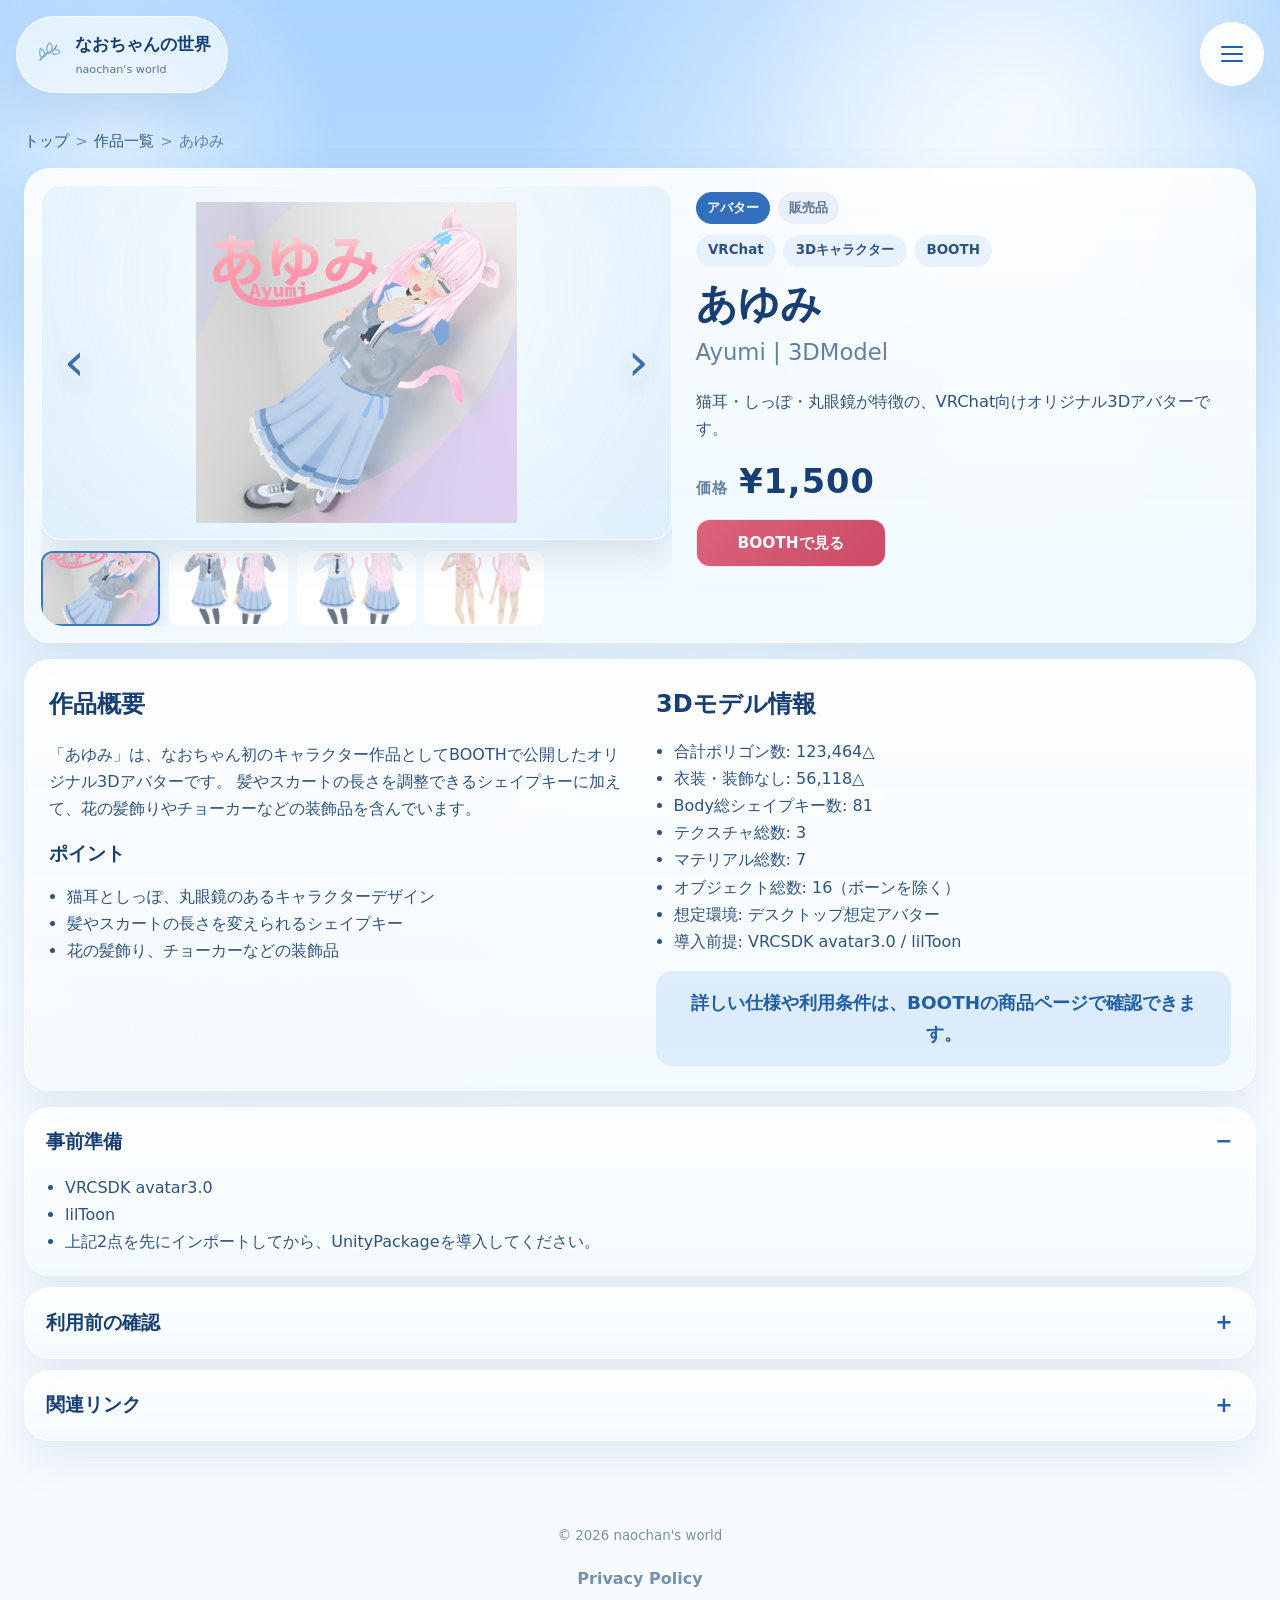
<file: works/ayumi.html>
<!DOCTYPE html>
<html lang="ja">
<head>
  <meta charset="UTF-8" />
  <meta name="viewport" content="width=device-width, initial-scale=1" />
  <meta
    name="description"
    content="あゆみ - Ayumi | 3DModel の作品詳細ページ。VRChat向けの3Dキャラクターを紹介します。"
  />
  <title>あゆみ | 作品詳細 | なおちゃんの世界</title>
  <link rel="stylesheet" href="../style.css" />
</head>
<body class="work-detail-page">
  <div class="bg-sky" aria-hidden="true"></div>
  <div class="bg-light" aria-hidden="true"></div>

  <header class="site-header">
    <div class="site-header__inner">
      <a class="site-logo" href="../index.html#top" aria-label="なおちゃんの世界 トップへ戻る">
        <img class="site-logo__mark" src="../Assets/AIGenerate/logo-leaf-mark.svg" alt="" width="28" height="28" />
        <span class="site-logo__text">
          <strong>なおちゃんの世界</strong>
          <span>naochan's world</span>
        </span>
      </a>

      <button
        class="menu-toggle"
        type="button"
        aria-label="メニューを開く"
        aria-expanded="false"
        aria-controls="site-menu"
        data-menu-toggle
      >
        <span class="sr-only">メニュー</span>
        <span class="menu-toggle__line"></span>
        <span class="menu-toggle__line"></span>
        <span class="menu-toggle__line"></span>
      </button>
    </div>

    <nav class="top-flow-menu" id="site-menu" aria-label="サイトカテゴリー" aria-hidden="true" data-menu-panel>
      <div class="top-flow-menu__bar" role="menubar">
        <a class="top-flow-menu__major is-current" role="menuitem" href="../works.html" data-menu-link>作品</a>
        <button class="top-flow-menu__major" type="button" role="menuitem" data-major="records">解説・記録</button>
        <a class="top-flow-menu__major" role="menuitem" href="../profile.html" data-menu-link>プロフィール</a>
        <a class="top-flow-menu__major" role="menuitem" href="https://naochan-shop.booth.pm/" target="_blank" rel="noopener noreferrer" data-menu-link>BOOTH</a>
        <button class="theme-icon-toggle" type="button" aria-label="ダークモードに切り替える" aria-pressed="false" data-theme-toggle>
          <span class="theme-icon-toggle__icon theme-icon-toggle__icon--moon" aria-hidden="true"></span>
          <span class="theme-icon-toggle__icon theme-icon-toggle__icon--sun" aria-hidden="true"></span>
        </button>
        <button class="top-flow-menu__close" type="button" aria-label="メニューを閉じる" data-menu-close>
          <span aria-hidden="true">&times;</span>
        </button>
      </div>

      <div class="top-flow-menu__subrows" data-subrows>
        <div class="top-flow-menu__subrow" data-subrow="records">
          <a href="../index.html#records" data-menu-link>ギミック資料</a>
          <a href="../records/diary.html" data-menu-link>制作日記</a>
        </div>
      </div>

    </nav>
  </header>

  <main class="work-detail-main" id="top">
    <nav class="breadcrumbs" aria-label="パンくず">
      <ol>
        <li><a href="../index.html#top" data-direct-link>トップ</a></li>
        <li><a href="../works.html" data-direct-link>作品一覧</a></li>
        <li aria-current="page">あゆみ</li>
      </ol>
    </nav>

    <article class="work-detail-shell" aria-labelledby="work-title">
      <section class="work-first-view work-first-view--product">
        <div class="work-first-view__media">
          <section class="work-gallery-switch work-gallery-switch--product" aria-label="あゆみ ギャラリー" data-gallery>
            <div class="work-gallery-switch__main" aria-live="polite">
              <img
                src="../Assets/booth/ayumi-01.png"
                alt="あゆみ - Ayumi 3DModel"
                data-gallery-main
                loading="eager"
                decoding="async"
              />
            </div>
            <div class="work-gallery-switch__thumbs" role="listbox" aria-label="ギャラリーサムネイル" data-gallery-thumbs>
              <button
                class="work-gallery-switch__thumb is-active"
                type="button"
                role="option"
                aria-selected="true"
                data-gallery-thumb
                data-full-src="../Assets/booth/ayumi-01.png"
                data-full-alt="あゆみ - Ayumi 3DModel"
              >
                <img src="../Assets/booth/ayumi-01.png" alt="あゆみ - Ayumi サムネイル 1" loading="lazy" decoding="async" />
              </button>
              <button
                class="work-gallery-switch__thumb"
                type="button"
                role="option"
                aria-selected="false"
                data-gallery-thumb
                data-full-src="../Assets/booth/ayumi-02.png"
                data-full-alt="あゆみ - Ayumi 商品画像 2"
              >
                <img src="../Assets/booth/ayumi-02.png" alt="あゆみ - Ayumi サムネイル 2" loading="lazy" decoding="async" />
              </button>
              <button
                class="work-gallery-switch__thumb"
                type="button"
                role="option"
                aria-selected="false"
                data-gallery-thumb
                data-full-src="../Assets/booth/ayumi-03.png"
                data-full-alt="あゆみ - Ayumi 商品画像 3"
              >
                <img src="../Assets/booth/ayumi-03.png" alt="あゆみ - Ayumi サムネイル 3" loading="lazy" decoding="async" />
              </button>
              <button
                class="work-gallery-switch__thumb"
                type="button"
                role="option"
                aria-selected="false"
                data-gallery-thumb
                data-full-src="../Assets/booth/ayumi-04.png"
                data-full-alt="あゆみ - Ayumi 商品画像 4"
              >
                <img src="../Assets/booth/ayumi-04.png" alt="あゆみ - Ayumi サムネイル 4" loading="lazy" decoding="async" />
              </button>
            </div>
          </section>
        </div>

        <div class="work-first-view__content">
          <p class="work-first-view__meta">
            <span class="work-badge work-badge--category">アバター</span>
            <span class="work-badge work-badge--availability">販売品</span>
          </p>
          <ul class="work-subtags" aria-label="サブタグ">
            <li>VRChat</li>
            <li>3Dキャラクター</li>
            <li>BOOTH</li>
          </ul>
          <h1 id="work-title">あゆみ</h1>
          <p class="work-first-view__en">Ayumi | 3DModel</p>
          <p class="work-first-view__lead">
            猫耳・しっぽ・丸眼鏡が特徴の、VRChat向けオリジナル3Dアバターです。
          </p>

          <p class="work-price"><span>価格</span>¥1,500</p>
          <div class="work-cta-row" aria-label="主要リンク">
            <a class="work-link work-link--booth" href="https://naochan-shop.booth.pm/items/4711420" target="_blank" rel="noopener noreferrer">BOOTHで見る</a>
          </div>
        </div>
      </section>

      <section class="work-overview" aria-labelledby="overview-title">
        <div class="work-overview__panel">
          <h2 id="overview-title">作品概要</h2>
          <p>
            「あゆみ」は、なおちゃん初のキャラクター作品としてBOOTHで公開したオリジナル3Dアバターです。
            髪やスカートの長さを調整できるシェイプキーに加えて、花の髪飾りやチョーカーなどの装飾品を含んでいます。
          </p>
          <h3>ポイント</h3>
          <ul>
            <li>猫耳としっぽ、丸眼鏡のあるキャラクターデザイン</li>
            <li>髪やスカートの長さを変えられるシェイプキー</li>
            <li>花の髪飾り、チョーカーなどの装飾品</li>
          </ul>
        </div>

        <div class="work-overview__panel">
          <h2>3Dモデル情報</h2>
          <ul>
            <li>合計ポリゴン数: 123,464△</li>
            <li>衣装・装飾なし: 56,118△</li>
            <li>Body総シェイプキー数: 81</li>
            <li>テクスチャ総数: 3</li>
            <li>マテリアル総数: 7</li>
            <li>オブジェクト総数: 16（ボーンを除く）</li>
            <li>想定環境: デスクトップ想定アバター</li>
            <li>導入前提: VRCSDK avatar3.0 / lilToon</li>
          </ul>
          <blockquote>
            詳しい仕様や利用条件は、BOOTHの商品ページで確認できます。
          </blockquote>
        </div>
      </section>

      <section class="work-folds" aria-label="詳細情報">
        <details class="work-fold" open>
          <summary>事前準備</summary>
          <div class="work-fold__content">
            <ul>
              <li>VRCSDK avatar3.0</li>
              <li>lilToon</li>
              <li>上記2点を先にインポートしてから、UnityPackageを導入してください。</li>
            </ul>
          </div>
        </details>

        <details class="work-fold">
          <summary>利用前の確認</summary>
          <div class="work-fold__content">
            <ul>
              <li>ダウンロード商品のため、返金・返品の対応はできません（詳細はBOOTH商品ページをご確認ください）。</li>
              <li>デスクトップでの利用を想定したアバターです。</li>
              <li>アップデート時はバックアップを取ったうえで適用してください。</li>
              <li><a href="https://drive.google.com/file/d/17O7yIOrtvdmLrMGWs8A3nUBJ4VTI1lov/view?usp=share_link" target="_blank" rel="noopener noreferrer">利用規約はこちら</a></li>
            </ul>
          </div>
        </details>

        <details class="work-fold">
          <summary>関連リンク</summary>
          <div class="work-fold__content">
            <ul>
              <li><a href="https://naochan-shop.booth.pm/items/4711420" target="_blank" rel="noopener noreferrer">BOOTHの商品ページ</a></li>
              <li><a href="../works.html">作品一覧に戻る</a></li>
            </ul>
          </div>
        </details>
      </section>
    </article>
  </main>

  <footer class="site-footer">
    <p><small>&copy; <span id="js-year"></span> naochan's world</small></p>
    <p class="site-footer__links"><a href="../privacy/">Privacy Policy</a></p>
  </footer>

  <script src="../script.js" defer></script>
</body>
</html>
</file>
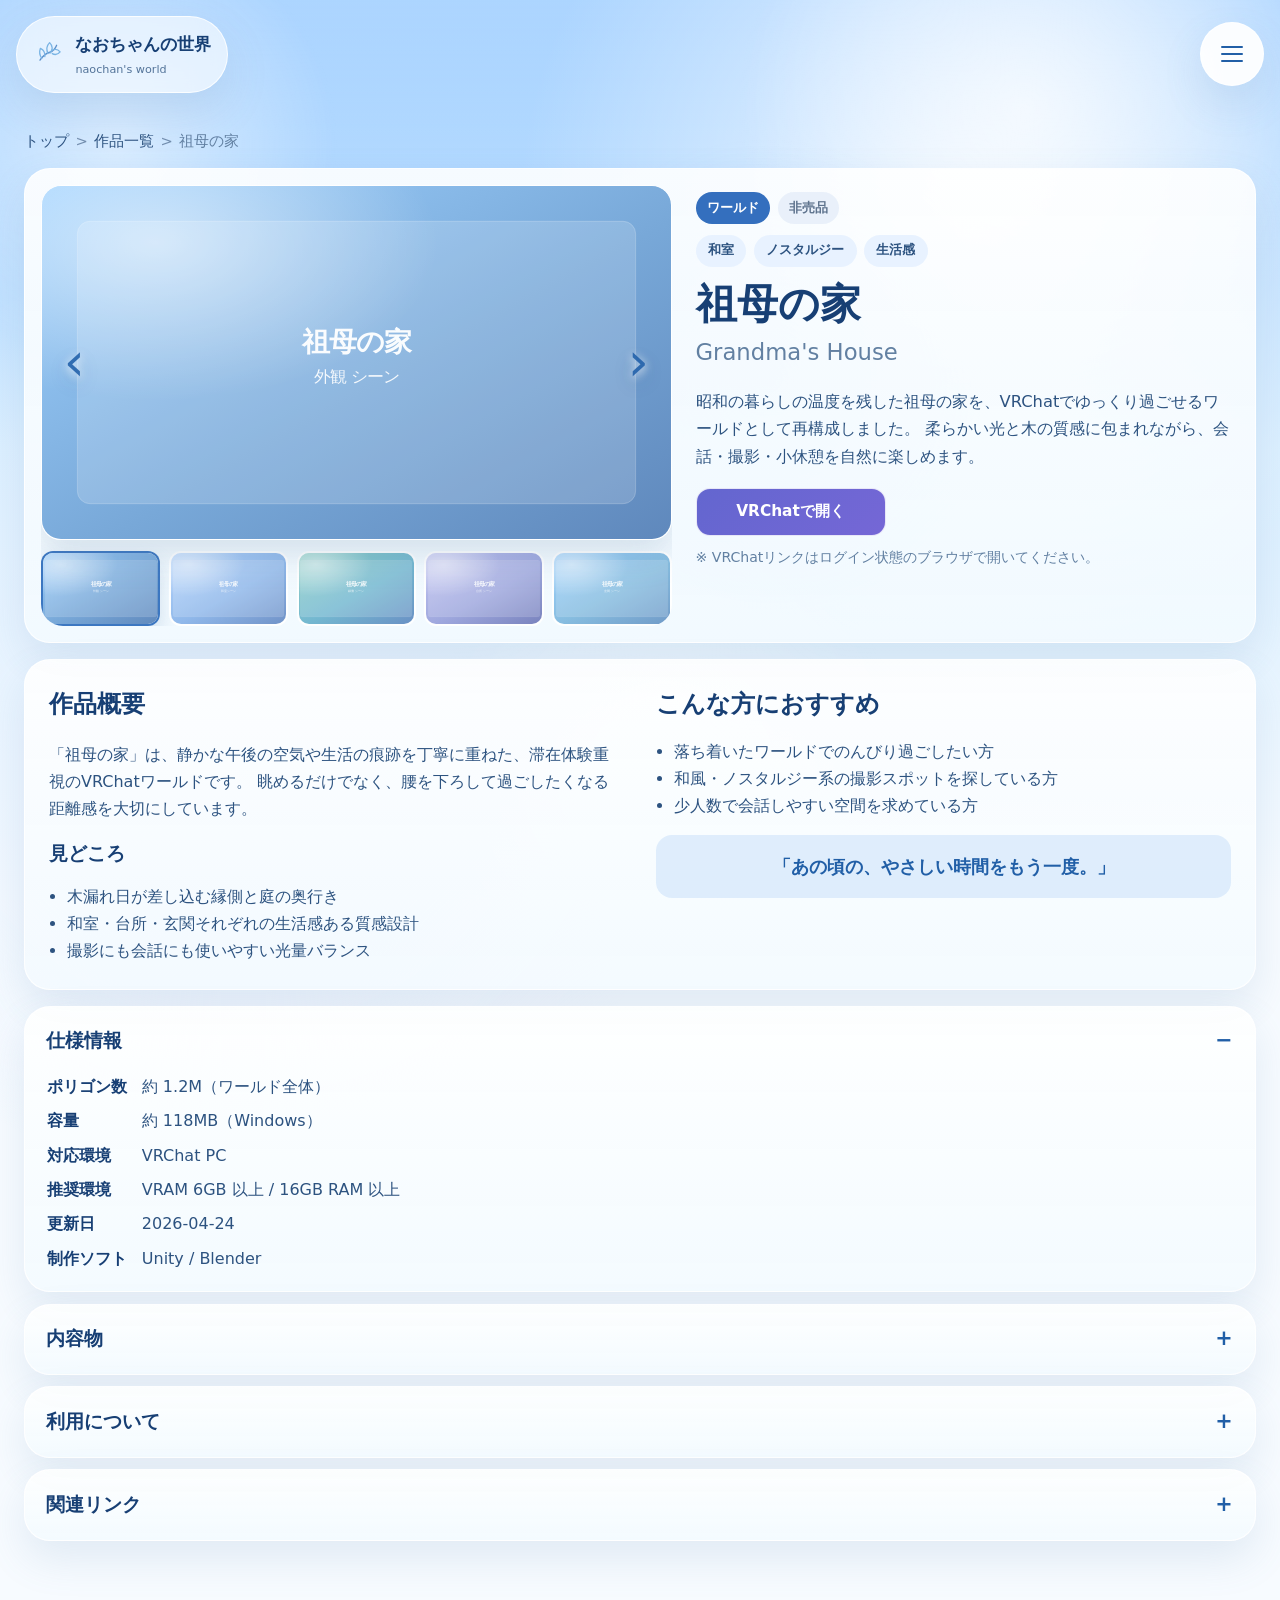
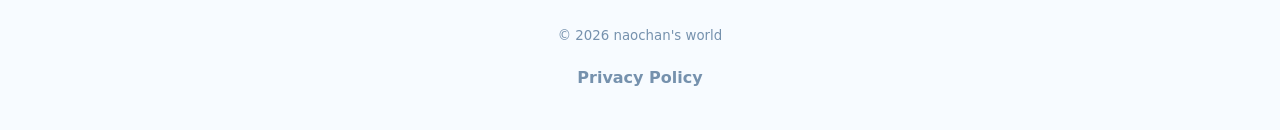
<file: works/grandmas-house.html>
<!DOCTYPE html>
<html lang="ja">
<head>
  <meta charset="UTF-8" />
  <meta name="viewport" content="width=device-width, initial-scale=1" />
  <meta
    name="description"
    content="祖母の家（Grandma's House）の作品詳細ページ。見どころや体験内容、仕様情報を紹介します。"
  />
  <title>祖母の家 | 作品詳細 | なおちゃんの世界</title>
  <link rel="stylesheet" href="../style.css" />
</head>
<body class="work-detail-page">
  <div class="bg-sky" aria-hidden="true"></div>
  <div class="bg-light" aria-hidden="true"></div>

  <header class="site-header">
    <div class="site-header__inner">
      <a class="site-logo" href="../index.html#top" aria-label="なおちゃんの世界 トップへ戻る">
        <img class="site-logo__mark" src="../Assets/AIGenerate/logo-leaf-mark.svg" alt="" width="28" height="28" />
        <span class="site-logo__text">
          <strong>なおちゃんの世界</strong>
          <span>naochan's world</span>
        </span>
      </a>

      <button
        class="menu-toggle"
        type="button"
        aria-label="メニューを開く"
        aria-expanded="false"
        aria-controls="site-menu"
        data-menu-toggle
      >
        <span class="sr-only">メニュー</span>
        <span class="menu-toggle__line"></span>
        <span class="menu-toggle__line"></span>
        <span class="menu-toggle__line"></span>
      </button>
    </div>

    <nav class="top-flow-menu" id="site-menu" aria-label="サイトカテゴリー" aria-hidden="true" data-menu-panel>
      <div class="top-flow-menu__bar" role="menubar">
        <a class="top-flow-menu__major is-current" role="menuitem" href="../works.html" data-menu-link>作品</a>
        <button class="top-flow-menu__major" type="button" role="menuitem" data-major="records">解説・記録</button>
        <a class="top-flow-menu__major" role="menuitem" href="../profile.html" data-menu-link>プロフィール</a>
        <a class="top-flow-menu__major" role="menuitem" href="https://naochan-shop.booth.pm/" target="_blank" rel="noopener noreferrer" data-menu-link>BOOTH</a>
        <button class="theme-icon-toggle" type="button" aria-label="ダークモードに切り替える" aria-pressed="false" data-theme-toggle>
          <span class="theme-icon-toggle__icon theme-icon-toggle__icon--moon" aria-hidden="true"></span>
          <span class="theme-icon-toggle__icon theme-icon-toggle__icon--sun" aria-hidden="true"></span>
        </button>
        <button class="top-flow-menu__close" type="button" aria-label="メニューを閉じる" data-menu-close>
          <span aria-hidden="true">&times;</span>
        </button>
      </div>

      <div class="top-flow-menu__subrows" data-subrows>
        <div class="top-flow-menu__subrow" data-subrow="records">
          <a href="../index.html#records" data-menu-link>ギミック資料</a>
          <a href="../records/diary.html" data-menu-link>制作日記</a>
        </div>
      </div>

    </nav>
  </header>

  <main class="work-detail-main" id="top">
    <nav class="breadcrumbs" aria-label="パンくず">
      <ol>
        <li><a href="../index.html#top" data-direct-link>トップ</a></li>
        <li><a href="../works.html" data-direct-link>作品一覧</a></li>
        <li aria-current="page">祖母の家</li>
      </ol>
    </nav>

    <article class="work-detail-shell" aria-labelledby="work-title">
      <section class="work-first-view">
        <div class="work-first-view__media">
          <section class="work-gallery-switch" aria-label="祖母の家 ギャラリー" data-gallery>
            <div class="work-gallery-switch__main" aria-live="polite">
              <img
                src="../Assets/placeholders/grandmas-house-01.svg"
                alt="祖母の家 外観"
                data-gallery-main
                loading="eager"
                decoding="async"
              />
            </div>
            <div class="work-gallery-switch__thumbs" role="listbox" aria-label="ギャラリーサムネイル" data-gallery-thumbs>
              <button
                class="work-gallery-switch__thumb is-active"
                type="button"
                role="option"
                aria-selected="true"
                data-gallery-thumb
                data-full-src="../Assets/placeholders/grandmas-house-01.svg"
                data-full-alt="祖母の家 外観"
              >
                <img src="../Assets/placeholders/grandmas-house-01.svg" alt="祖母の家 外観 サムネイル" loading="lazy" decoding="async" />
              </button>
              <button
                class="work-gallery-switch__thumb"
                type="button"
                role="option"
                aria-selected="false"
                data-gallery-thumb
                data-full-src="../Assets/placeholders/grandmas-house-02.svg"
                data-full-alt="祖母の家 和室"
              >
                <img src="../Assets/placeholders/grandmas-house-02.svg" alt="祖母の家 和室 サムネイル" loading="lazy" decoding="async" />
              </button>
              <button
                class="work-gallery-switch__thumb"
                type="button"
                role="option"
                aria-selected="false"
                data-gallery-thumb
                data-full-src="../Assets/placeholders/grandmas-house-03.svg"
                data-full-alt="祖母の家 縁側"
              >
                <img src="../Assets/placeholders/grandmas-house-03.svg" alt="祖母の家 縁側 サムネイル" loading="lazy" decoding="async" />
              </button>
              <button
                class="work-gallery-switch__thumb"
                type="button"
                role="option"
                aria-selected="false"
                data-gallery-thumb
                data-full-src="../Assets/placeholders/grandmas-house-04.svg"
                data-full-alt="祖母の家 台所"
              >
                <img src="../Assets/placeholders/grandmas-house-04.svg" alt="祖母の家 台所 サムネイル" loading="lazy" decoding="async" />
              </button>
              <button
                class="work-gallery-switch__thumb"
                type="button"
                role="option"
                aria-selected="false"
                data-gallery-thumb
                data-full-src="../Assets/placeholders/grandmas-house-05.svg"
                data-full-alt="祖母の家 玄関"
              >
                <img src="../Assets/placeholders/grandmas-house-05.svg" alt="祖母の家 玄関 サムネイル" loading="lazy" decoding="async" />
              </button>
            </div>
          </section>
        </div>

        <div class="work-first-view__content">
          <p class="work-first-view__meta">
            <span class="work-badge work-badge--category">ワールド</span>
            <span class="work-badge work-badge--availability">非売品</span>
          </p>
          <ul class="work-subtags" aria-label="サブタグ">
            <li>和室</li>
            <li>ノスタルジー</li>
            <li>生活感</li>
          </ul>
          <h1 id="work-title">祖母の家</h1>
          <p class="work-first-view__en">Grandma's House</p>
          <p class="work-first-view__lead">
            昭和の暮らしの温度を残した祖母の家を、VRChatでゆっくり過ごせるワールドとして再構成しました。
            柔らかい光と木の質感に包まれながら、会話・撮影・小休憩を自然に楽しめます。
          </p>

          <div class="work-cta-row" aria-label="主要リンク">
            <a class="work-link work-link--vrchat" href="https://vrchat.com/home/world/wrld_example" target="_blank" rel="noopener noreferrer">VRChatで開く</a>
          </div>
          <p class="work-first-view__note">※ VRChatリンクはログイン状態のブラウザで開いてください。</p>
        </div>
      </section>

      <section class="work-overview" aria-labelledby="overview-title">
        <div class="work-overview__panel">
          <h2 id="overview-title">作品概要</h2>
          <p>
            「祖母の家」は、静かな午後の空気や生活の痕跡を丁寧に重ねた、滞在体験重視のVRChatワールドです。
            眺めるだけでなく、腰を下ろして過ごしたくなる距離感を大切にしています。
          </p>
          <h3>見どころ</h3>
          <ul>
            <li>木漏れ日が差し込む縁側と庭の奥行き</li>
            <li>和室・台所・玄関それぞれの生活感ある質感設計</li>
            <li>撮影にも会話にも使いやすい光量バランス</li>
          </ul>
        </div>

        <div class="work-overview__panel">
          <h2>こんな方におすすめ</h2>
          <ul>
            <li>落ち着いたワールドでのんびり過ごしたい方</li>
            <li>和風・ノスタルジー系の撮影スポットを探している方</li>
            <li>少人数で会話しやすい空間を求めている方</li>
          </ul>
          <blockquote>
            「あの頃の、やさしい時間をもう一度。」
          </blockquote>
        </div>
      </section>

      <section class="work-folds" aria-label="詳細情報">
        <details class="work-fold" open>
          <summary>仕様情報</summary>
          <div class="work-fold__content">
            <dl>
              <dt>ポリゴン数</dt><dd>約 1.2M（ワールド全体）</dd>
              <dt>容量</dt><dd>約 118MB（Windows）</dd>
              <dt>対応環境</dt><dd>VRChat PC</dd>
              <dt>推奨環境</dt><dd>VRAM 6GB 以上 / 16GB RAM 以上</dd>
              <dt>更新日</dt><dd>2026-04-24</dd>
              <dt>制作ソフト</dt><dd>Unity / Blender</dd>
            </dl>
          </div>
        </details>

        <details class="work-fold">
          <summary>内容物</summary>
          <div class="work-fold__content">
            <ul>
              <li>WorldScene.unity</li>
              <li>Prefab（室内・庭・小物）</li>
              <li>Material / Texture（木材・障子・庭素材）</li>
              <li>Lighting設定・PostProcess設定</li>
            </ul>
          </div>
        </details>

        <details class="work-fold">
          <summary>利用について</summary>
          <div class="work-fold__content">
            <ul>
              <li>ワールド内撮影画像のSNS投稿は歓迎です。</li>
              <li>再配布・無断改変・なりすまし公開はご遠慮ください。</li>
              <li>クレジット表記は「naochan world」でお願いします。</li>
            </ul>
          </div>
        </details>

        <details class="work-fold">
          <summary>関連リンク</summary>
          <div class="work-fold__content">
            <ul>
              <li><a href="../records/diary.html">制作日記</a></li>
              <li><a href="../index.html#records">ギミック資料</a></li>
              <li><a href="../works.html">関連作品をみる</a></li>
            </ul>
          </div>
        </details>
      </section>
    </article>
  </main>

  <footer class="site-footer">
    <p><small>&copy; <span id="js-year"></span> naochan's world</small></p>
    <p class="site-footer__links"><a href="../privacy/">Privacy Policy</a></p>
  </footer>

  <script src="../script.js" defer></script>
</body>
</html>
</file>
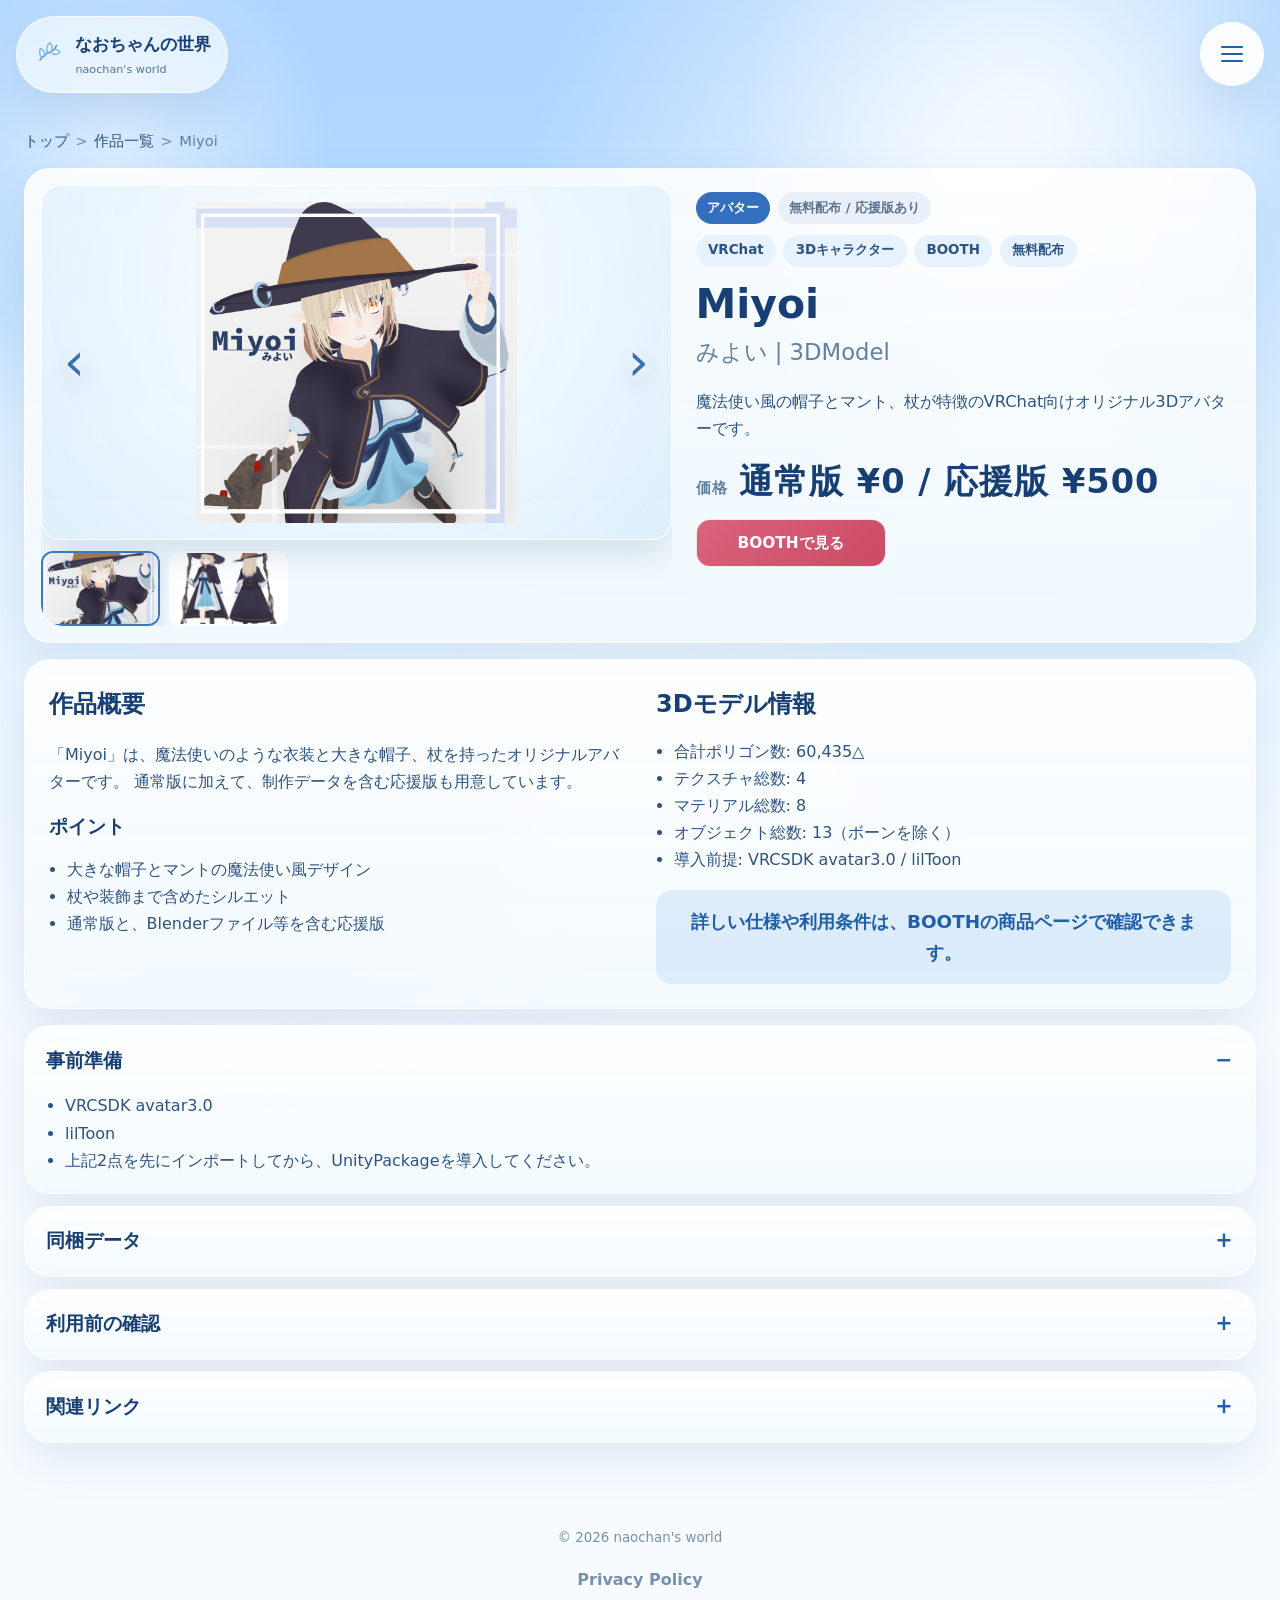
<file: works/miyoi.html>
<!DOCTYPE html>
<html lang="ja">
<head>
  <meta charset="UTF-8" />
  <meta name="viewport" content="width=device-width, initial-scale=1" />
  <meta
    name="description"
    content="Miyoi | 3DModel の作品詳細ページ。VRChat向けのオリジナル3Dアバターを紹介します。"
  />
  <title>Miyoi | 作品詳細 | なおちゃんの世界</title>
  <link rel="stylesheet" href="../style.css" />
</head>
<body class="work-detail-page">
  <div class="bg-sky" aria-hidden="true"></div>
  <div class="bg-light" aria-hidden="true"></div>

  <header class="site-header">
    <div class="site-header__inner">
      <a class="site-logo" href="../index.html#top" aria-label="なおちゃんの世界 トップへ戻る">
        <img class="site-logo__mark" src="../Assets/AIGenerate/logo-leaf-mark.svg" alt="" width="28" height="28" />
        <span class="site-logo__text">
          <strong>なおちゃんの世界</strong>
          <span>naochan's world</span>
        </span>
      </a>

      <button
        class="menu-toggle"
        type="button"
        aria-label="メニューを開く"
        aria-expanded="false"
        aria-controls="site-menu"
        data-menu-toggle
      >
        <span class="sr-only">メニュー</span>
        <span class="menu-toggle__line"></span>
        <span class="menu-toggle__line"></span>
        <span class="menu-toggle__line"></span>
      </button>
    </div>

    <nav class="top-flow-menu" id="site-menu" aria-label="サイトカテゴリー" aria-hidden="true" data-menu-panel>
      <div class="top-flow-menu__bar" role="menubar">
        <a class="top-flow-menu__major is-current" role="menuitem" href="../works.html" data-menu-link>作品</a>
        <button class="top-flow-menu__major" type="button" role="menuitem" data-major="records">解説・記録</button>
        <a class="top-flow-menu__major" role="menuitem" href="../profile.html" data-menu-link>プロフィール</a>
        <a class="top-flow-menu__major" role="menuitem" href="https://naochan-shop.booth.pm/" target="_blank" rel="noopener noreferrer" data-menu-link>BOOTH</a>
        <button class="theme-icon-toggle" type="button" aria-label="ダークモードに切り替える" aria-pressed="false" data-theme-toggle>
          <span class="theme-icon-toggle__icon theme-icon-toggle__icon--moon" aria-hidden="true"></span>
          <span class="theme-icon-toggle__icon theme-icon-toggle__icon--sun" aria-hidden="true"></span>
        </button>
        <button class="top-flow-menu__close" type="button" aria-label="メニューを閉じる" data-menu-close>
          <span aria-hidden="true">&times;</span>
        </button>
      </div>

      <div class="top-flow-menu__subrows" data-subrows>
        <div class="top-flow-menu__subrow" data-subrow="records">
          <a href="../index.html#records" data-menu-link>ギミック資料</a>
          <a href="../records/diary.html" data-menu-link>制作日記</a>
        </div>
      </div>

    </nav>
  </header>

  <main class="work-detail-main" id="top">
    <nav class="breadcrumbs" aria-label="パンくず">
      <ol>
        <li><a href="../index.html#top" data-direct-link>トップ</a></li>
        <li><a href="../works.html" data-direct-link>作品一覧</a></li>
        <li aria-current="page">Miyoi</li>
      </ol>
    </nav>

    <article class="work-detail-shell" aria-labelledby="work-title">
      <section class="work-first-view work-first-view--product">
        <div class="work-first-view__media">
          <section class="work-gallery-switch work-gallery-switch--product" aria-label="Miyoi ギャラリー" data-gallery>
            <div class="work-gallery-switch__main" aria-live="polite">
              <img
                src="../Assets/booth/miyoi-01.png"
                alt="Miyoi 3DModel"
                data-gallery-main
                loading="eager"
                decoding="async"
              />
            </div>
            <div class="work-gallery-switch__thumbs" role="listbox" aria-label="ギャラリーサムネイル" data-gallery-thumbs>
              <button
                class="work-gallery-switch__thumb is-active"
                type="button"
                role="option"
                aria-selected="true"
                data-gallery-thumb
                data-full-src="../Assets/booth/miyoi-01.png"
                data-full-alt="Miyoi 3DModel"
              >
                <img src="../Assets/booth/miyoi-01.png" alt="Miyoi サムネイル 1" loading="lazy" decoding="async" />
              </button>
              <button
                class="work-gallery-switch__thumb"
                type="button"
                role="option"
                aria-selected="false"
                data-gallery-thumb
                data-full-src="../Assets/booth/miyoi-02.png"
                data-full-alt="Miyoi 商品画像 2"
              >
                <img src="../Assets/booth/miyoi-02.png" alt="Miyoi サムネイル 2" loading="lazy" decoding="async" />
              </button>
            </div>
          </section>
        </div>

        <div class="work-first-view__content">
          <p class="work-first-view__meta">
            <span class="work-badge work-badge--category">アバター</span>
            <span class="work-badge work-badge--availability">無料配布 / 応援版あり</span>
          </p>
          <ul class="work-subtags" aria-label="サブタグ">
            <li>VRChat</li>
            <li>3Dキャラクター</li>
            <li>BOOTH</li>
            <li>無料配布</li>
          </ul>
          <h1 id="work-title">Miyoi</h1>
          <p class="work-first-view__en">みよい | 3DModel</p>
          <p class="work-first-view__lead">
            魔法使い風の帽子とマント、杖が特徴のVRChat向けオリジナル3Dアバターです。
          </p>

          <p class="work-price"><span>価格</span>通常版 ¥0 / 応援版 ¥500</p>
          <div class="work-cta-row" aria-label="主要リンク">
            <a class="work-link work-link--booth" href="https://naochan-shop.booth.pm/items/5523109" target="_blank" rel="noopener noreferrer">BOOTHで見る</a>
          </div>
        </div>
      </section>

      <section class="work-overview" aria-labelledby="overview-title">
        <div class="work-overview__panel">
          <h2 id="overview-title">作品概要</h2>
          <p>
            「Miyoi」は、魔法使いのような衣装と大きな帽子、杖を持ったオリジナルアバターです。
            通常版に加えて、制作データを含む応援版も用意しています。
          </p>
          <h3>ポイント</h3>
          <ul>
            <li>大きな帽子とマントの魔法使い風デザイン</li>
            <li>杖や装飾まで含めたシルエット</li>
            <li>通常版と、Blenderファイル等を含む応援版</li>
          </ul>
        </div>

        <div class="work-overview__panel">
          <h2>3Dモデル情報</h2>
          <ul>
            <li>合計ポリゴン数: 60,435△</li>
            <li>テクスチャ総数: 4</li>
            <li>マテリアル総数: 8</li>
            <li>オブジェクト総数: 13（ボーンを除く）</li>
            <li>導入前提: VRCSDK avatar3.0 / lilToon</li>
          </ul>
          <blockquote>
            詳しい仕様や利用条件は、BOOTHの商品ページで確認できます。
          </blockquote>
        </div>
      </section>

      <section class="work-folds" aria-label="詳細情報">
        <details class="work-fold" open>
          <summary>事前準備</summary>
          <div class="work-fold__content">
            <ul>
              <li>VRCSDK avatar3.0</li>
              <li>lilToon</li>
              <li>上記2点を先にインポートしてから、UnityPackageを導入してください。</li>
            </ul>
          </div>
        </details>

        <details class="work-fold">
          <summary>同梱データ</summary>
          <div class="work-fold__content">
            <ul>
              <li>通常版: Miyoi_Ver~.~.unitypackage</li>
              <li>応援版: Blenderファイル（ARP / FBX出力用）</li>
              <li>応援版: Textureファイル（PNG）</li>
            </ul>
          </div>
        </details>

        <details class="work-fold">
          <summary>利用前の確認</summary>
          <div class="work-fold__content">
            <ul>
              <li>ダウンロード商品のため、応援版の返金・返品の対応はできません（詳細はBOOTH商品ページをご確認ください）。</li>
              <li>アップデート時はバックアップを取ったうえで適用してください。</li>
              <li><a href="https://drive.google.com/file/d/15oMjE0YrbkTMf-ydiKPfOpCg1PoXjJlL/view?usp=sharing" target="_blank" rel="noopener noreferrer">利用規約はこちら</a></li>
            </ul>
          </div>
        </details>

        <details class="work-fold">
          <summary>関連リンク</summary>
          <div class="work-fold__content">
            <ul>
              <li><a href="https://naochan-shop.booth.pm/items/5523109" target="_blank" rel="noopener noreferrer">BOOTHの商品ページ</a></li>
              <li><a href="https://youtu.be/SIRJnZF_II4" target="_blank" rel="noopener noreferrer">タイムラプス</a></li>
              <li><a href="../works.html">作品一覧に戻る</a></li>
            </ul>
          </div>
        </details>
      </section>
    </article>
  </main>

  <footer class="site-footer">
    <p><small>&copy; <span id="js-year"></span> naochan's world</small></p>
    <p class="site-footer__links"><a href="../privacy/">Privacy Policy</a></p>
  </footer>

  <script src="../script.js" defer></script>
</body>
</html>
</file>
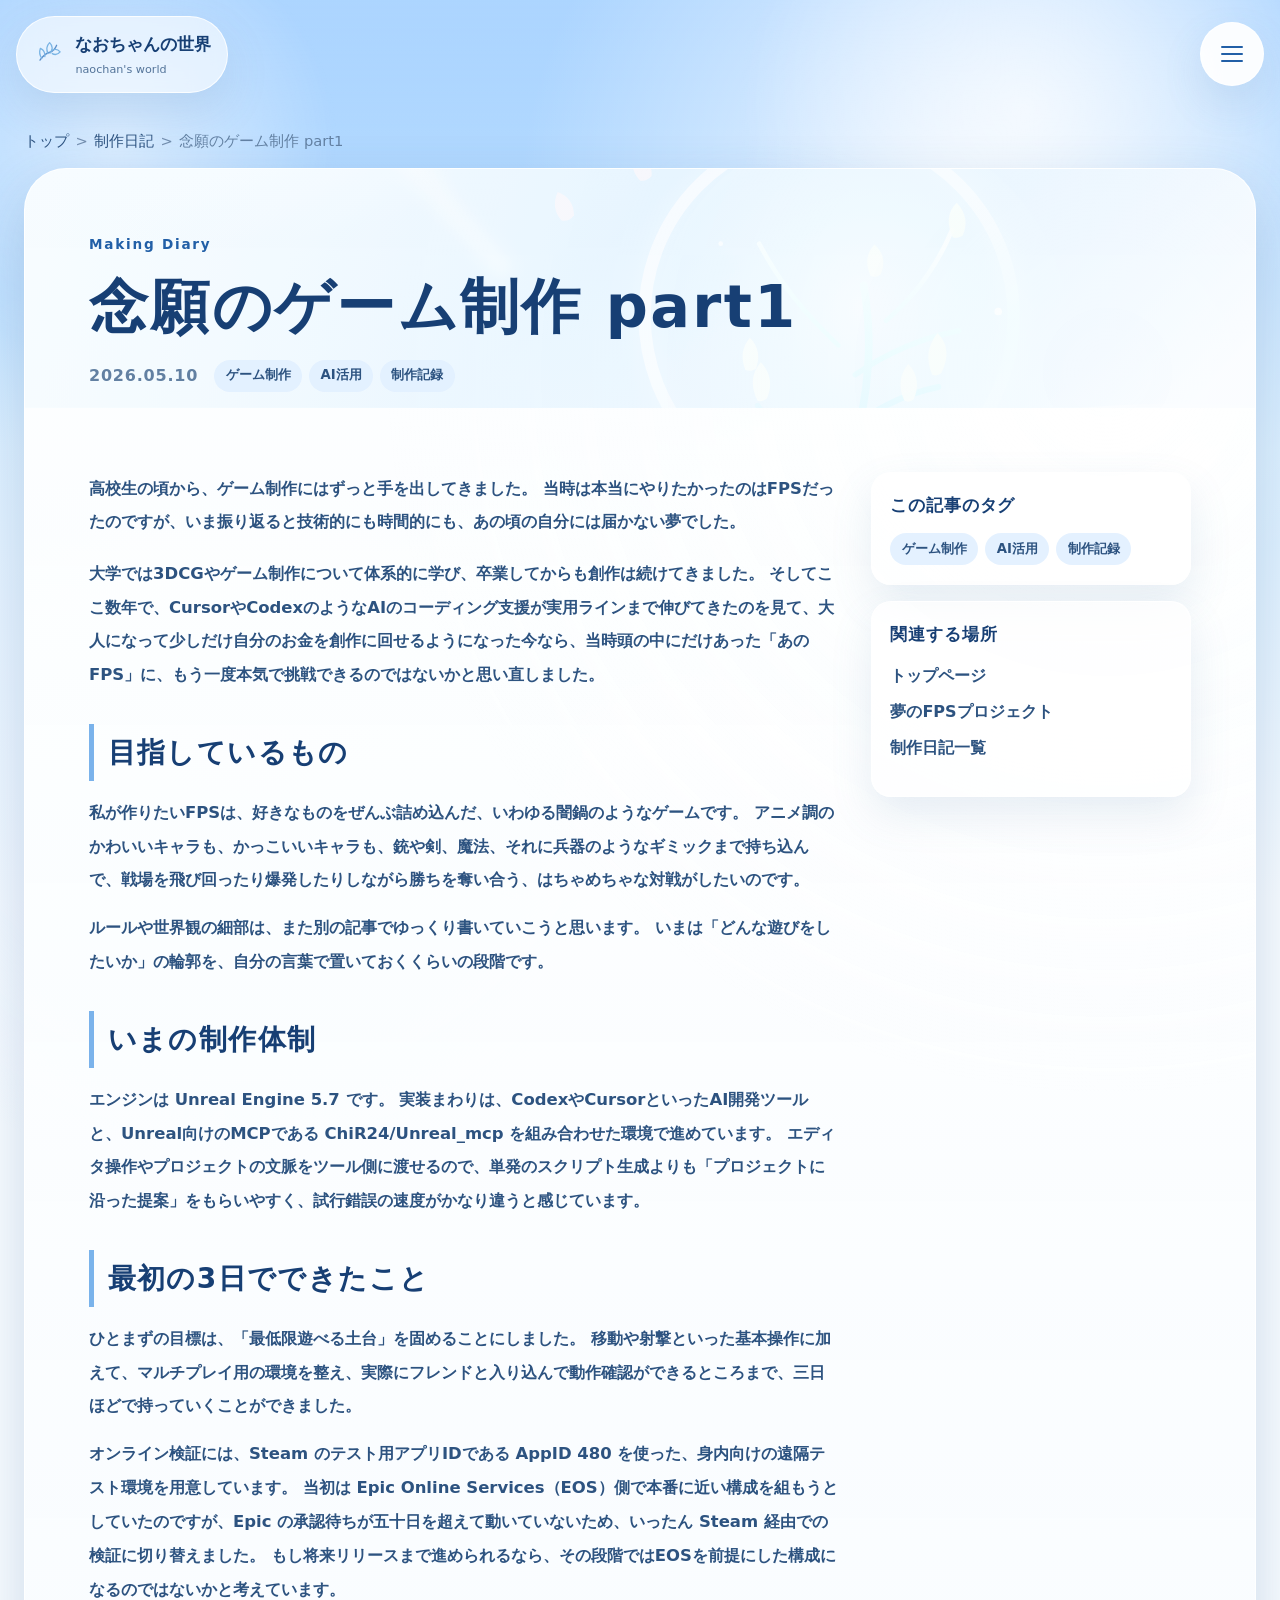
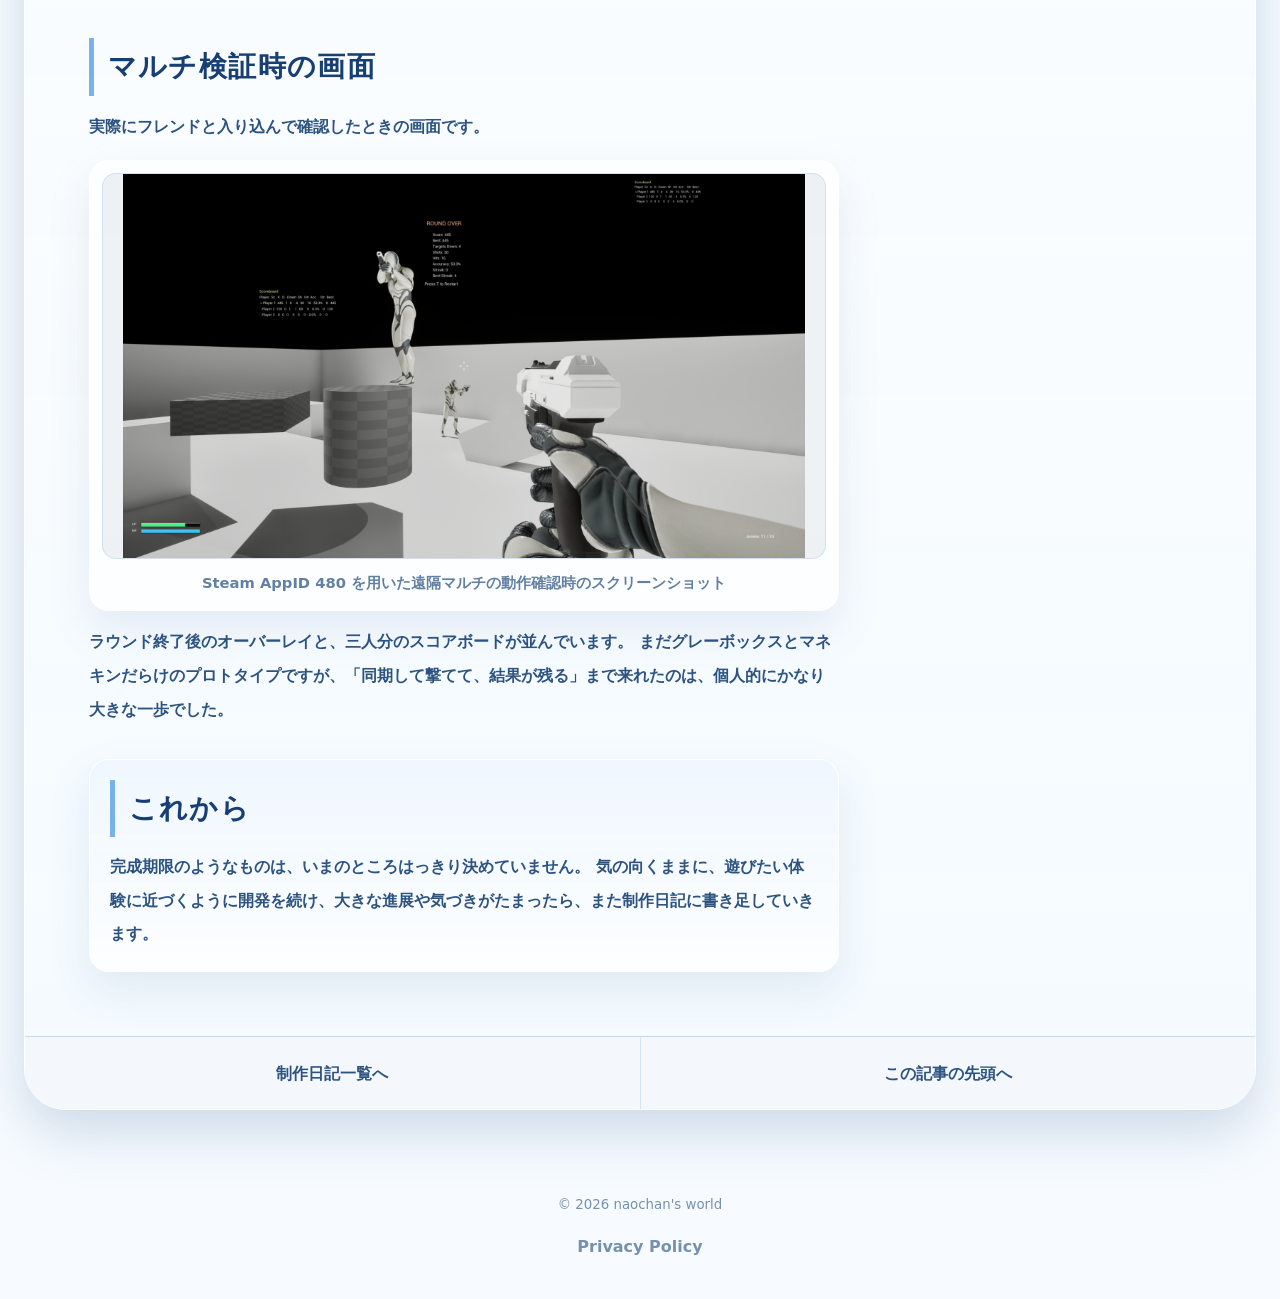
<file: records/diary/dream-fps-part1.html>
<!DOCTYPE html>
<html lang="ja">
<head>
  <meta charset="UTF-8" />
  <meta name="viewport" content="width=device-width, initial-scale=1" />
  <meta
    name="description"
    content="高校生の頃から続くFPS制作の夢を、Unreal Engine 5.7とAI開発環境で再挑戦。3日でマルチ検証まで進めた記録です。"
  />
  <title>念願のゲーム制作 part1 | 制作日記 | なおちゃんの世界</title>
  <link rel="stylesheet" href="../../style.css" />
</head>
<body class="diary-article-page">
  <div class="bg-sky" aria-hidden="true"></div>
  <div class="bg-light" aria-hidden="true"></div>

  <header class="site-header">
    <div class="site-header__inner">
      <a class="site-logo" href="../../index.html#top" aria-label="なおちゃんの世界 トップへ戻る">
        <img class="site-logo__mark" src="../../Assets/AIGenerate/logo-leaf-mark.svg" alt="" width="28" height="28" />
        <span class="site-logo__text">
          <strong>なおちゃんの世界</strong>
          <span>naochan's world</span>
        </span>
      </a>

      <button
        class="menu-toggle"
        type="button"
        aria-label="メニューを開く"
        aria-expanded="false"
        aria-controls="site-menu"
        data-menu-toggle
      >
        <span class="sr-only">メニュー</span>
        <span class="menu-toggle__line"></span>
        <span class="menu-toggle__line"></span>
        <span class="menu-toggle__line"></span>
      </button>
    </div>

    <nav class="top-flow-menu" id="site-menu" aria-label="サイトカテゴリー" aria-hidden="true" data-menu-panel>
      <div class="top-flow-menu__bar" role="menubar">
        <a class="top-flow-menu__major" role="menuitem" href="../../works.html" data-menu-link>作品</a>
        <button class="top-flow-menu__major" type="button" role="menuitem" data-major="records">解説・記録</button>
        <a class="top-flow-menu__major" role="menuitem" href="../../profile.html" data-menu-link>プロフィール</a>
        <a class="top-flow-menu__major" role="menuitem" href="https://naochan-shop.booth.pm/" target="_blank" rel="noopener noreferrer" data-menu-link>BOOTH</a>
        <button class="theme-icon-toggle" type="button" aria-label="ダークモードに切り替える" aria-pressed="false" data-theme-toggle>
          <span class="theme-icon-toggle__icon theme-icon-toggle__icon--moon" aria-hidden="true"></span>
          <span class="theme-icon-toggle__icon theme-icon-toggle__icon--sun" aria-hidden="true"></span>
        </button>
        <button class="top-flow-menu__close" type="button" aria-label="メニューを閉じる" data-menu-close>
          <span aria-hidden="true">&times;</span>
        </button>
      </div>

      <div class="top-flow-menu__subrows" data-subrows>
        <div class="top-flow-menu__subrow" data-subrow="records">
          <a href="../../index.html#records" data-menu-link>ギミック資料</a>
          <a href="../diary.html" data-menu-link>制作日記</a>
        </div>
      </div>

    </nav>
  </header>

  <main class="diary-article-main" id="top">
    <nav class="breadcrumbs" aria-label="パンくず">
      <ol>
        <li><a href="../../index.html#top" data-direct-link>トップ</a></li>
        <li><a href="../diary.html" data-direct-link>制作日記</a></li>
        <li aria-current="page">念願のゲーム制作 part1</li>
      </ol>
    </nav>

    <article class="diary-article-shell" aria-labelledby="article-title">
      <header class="diary-article-header">
        <p class="diary-article-header__eyebrow">Making Diary</p>
        <h1 id="article-title">念願のゲーム制作 part1</h1>
        <div class="diary-article-meta">
          <time datetime="2026-05-10">2026.05.10</time>
          <ul aria-label="この記事のタグ">
            <li>ゲーム制作</li>
            <li>AI活用</li>
            <li>制作記録</li>
          </ul>
        </div>
      </header>

      <div class="diary-article-layout">
        <div class="diary-article-body">
          <p>
            高校生の頃から、ゲーム制作にはずっと手を出してきました。
            当時は本当にやりたかったのはFPSだったのですが、いま振り返ると技術的にも時間的にも、あの頃の自分には届かない夢でした。
          </p>

          <p>
            大学では3DCGやゲーム制作について体系的に学び、卒業してからも創作は続けてきました。
            そしてここ数年で、CursorやCodexのようなAIのコーディング支援が実用ラインまで伸びてきたのを見て、大人になって少しだけ自分のお金を創作に回せるようになった今なら、当時頭の中にだけあった「あのFPS」に、もう一度本気で挑戦できるのではないかと思い直しました。
          </p>

          <section class="diary-article-block" aria-labelledby="vision-title">
            <h2 id="vision-title">目指しているもの</h2>
            <p>
              私が作りたいFPSは、好きなものをぜんぶ詰め込んだ、いわゆる闇鍋のようなゲームです。
              アニメ調のかわいいキャラも、かっこいいキャラも、銃や剣、魔法、それに兵器のようなギミックまで持ち込んで、戦場を飛び回ったり爆発したりしながら勝ちを奪い合う、はちゃめちゃな対戦がしたいのです。
            </p>
            <p>
              ルールや世界観の細部は、また別の記事でゆっくり書いていこうと思います。
              いまは「どんな遊びをしたいか」の輪郭を、自分の言葉で置いておくくらいの段階です。
            </p>
          </section>

          <section class="diary-article-block" aria-labelledby="stack-title">
            <h2 id="stack-title">いまの制作体制</h2>
            <p>
              エンジンは <strong>Unreal Engine 5.7</strong> です。
              実装まわりは、CodexやCursorといったAI開発ツールと、Unreal向けのMCPである <strong>ChiR24/Unreal_mcp</strong> を組み合わせた環境で進めています。
              エディタ操作やプロジェクトの文脈をツール側に渡せるので、単発のスクリプト生成よりも「プロジェクトに沿った提案」をもらいやすく、試行錯誤の速度がかなり違うと感じています。
            </p>
          </section>

          <section class="diary-article-block" aria-labelledby="progress-title">
            <h2 id="progress-title">最初の3日でできたこと</h2>
            <p>
              ひとまずの目標は、「最低限遊べる土台」を固めることにしました。
              移動や射撃といった基本操作に加えて、マルチプレイ用の環境を整え、実際にフレンドと入り込んで動作確認ができるところまで、三日ほどで持っていくことができました。
            </p>
            <p>
              オンライン検証には、Steam のテスト用アプリIDである <strong>AppID 480</strong> を使った、身内向けの遠隔テスト環境を用意しています。
              当初は Epic Online Services（EOS）側で本番に近い構成を組もうとしていたのですが、Epic の承認待ちが五十日を超えて動いていないため、いったん Steam 経由での検証に切り替えました。
              もし将来リリースまで進められるなら、その段階ではEOSを前提にした構成になるのではないかと考えています。
            </p>
          </section>

          <section class="diary-article-block" aria-labelledby="capture-title">
            <h2 id="capture-title">マルチ検証時の画面</h2>
            <p>実際にフレンドと入り込んで確認したときの画面です。</p>
            <figure>
              <div class="diary-article-media-frame">
                <img
                  src="../../Assets/diary/diary-fps-part1-multiplayer-validation.png"
                  alt="ROUND OVERの表示、スコア・命中率、三人分のスコアボードが写った検証画面"
                  width="3840"
                  height="2160"
                  loading="lazy"
                  decoding="async"
                />
              </div>
              <figcaption>Steam AppID 480 を用いた遠隔マルチの動作確認時のスクリーンショット</figcaption>
            </figure>
            <p>
              ラウンド終了後のオーバーレイと、三人分のスコアボードが並んでいます。
              まだグレーボックスとマネキンだらけのプロトタイプですが、「同期して撃てて、結果が残る」まで来れたのは、個人的にかなり大きな一歩でした。
            </p>
          </section>

          <aside class="diary-article-note">
            <h2>これから</h2>
            <p>
              完成期限のようなものは、いまのところはっきり決めていません。
              気の向くままに、遊びたい体験に近づくように開発を続け、大きな進展や気づきがたまったら、また制作日記に書き足していきます。
            </p>
          </aside>
        </div>

        <aside class="diary-article-side" aria-label="記事情報">
          <section>
            <h2>この記事のタグ</h2>
            <ul class="diary-article-side__tags">
              <li>ゲーム制作</li>
              <li>AI活用</li>
              <li>制作記録</li>
            </ul>
          </section>

          <section>
            <h2>関連する場所</h2>
            <ul class="diary-article-side__links">
              <li><a href="../../index.html#top">トップページ</a></li>
              <li><a href="../../projects/mydreamfpsgame/">夢のFPSプロジェクト</a></li>
              <li><a href="../diary.html">制作日記一覧</a></li>
            </ul>
          </section>
        </aside>
      </div>

      <nav class="diary-article-nav" aria-label="制作日記の移動">
        <a href="../diary.html">制作日記一覧へ</a>
        <a href="./dream-fps-part1.html" aria-current="page">この記事の先頭へ</a>
      </nav>
    </article>
  </main>

  <footer class="site-footer">
    <p><small>&copy; <span id="js-year"></span> naochan's world</small></p>
    <p class="site-footer__links"><a href="../../privacy/">Privacy Policy</a></p>
  </footer>

  <script src="../../script.js" defer></script>
</body>
</html>
</file>
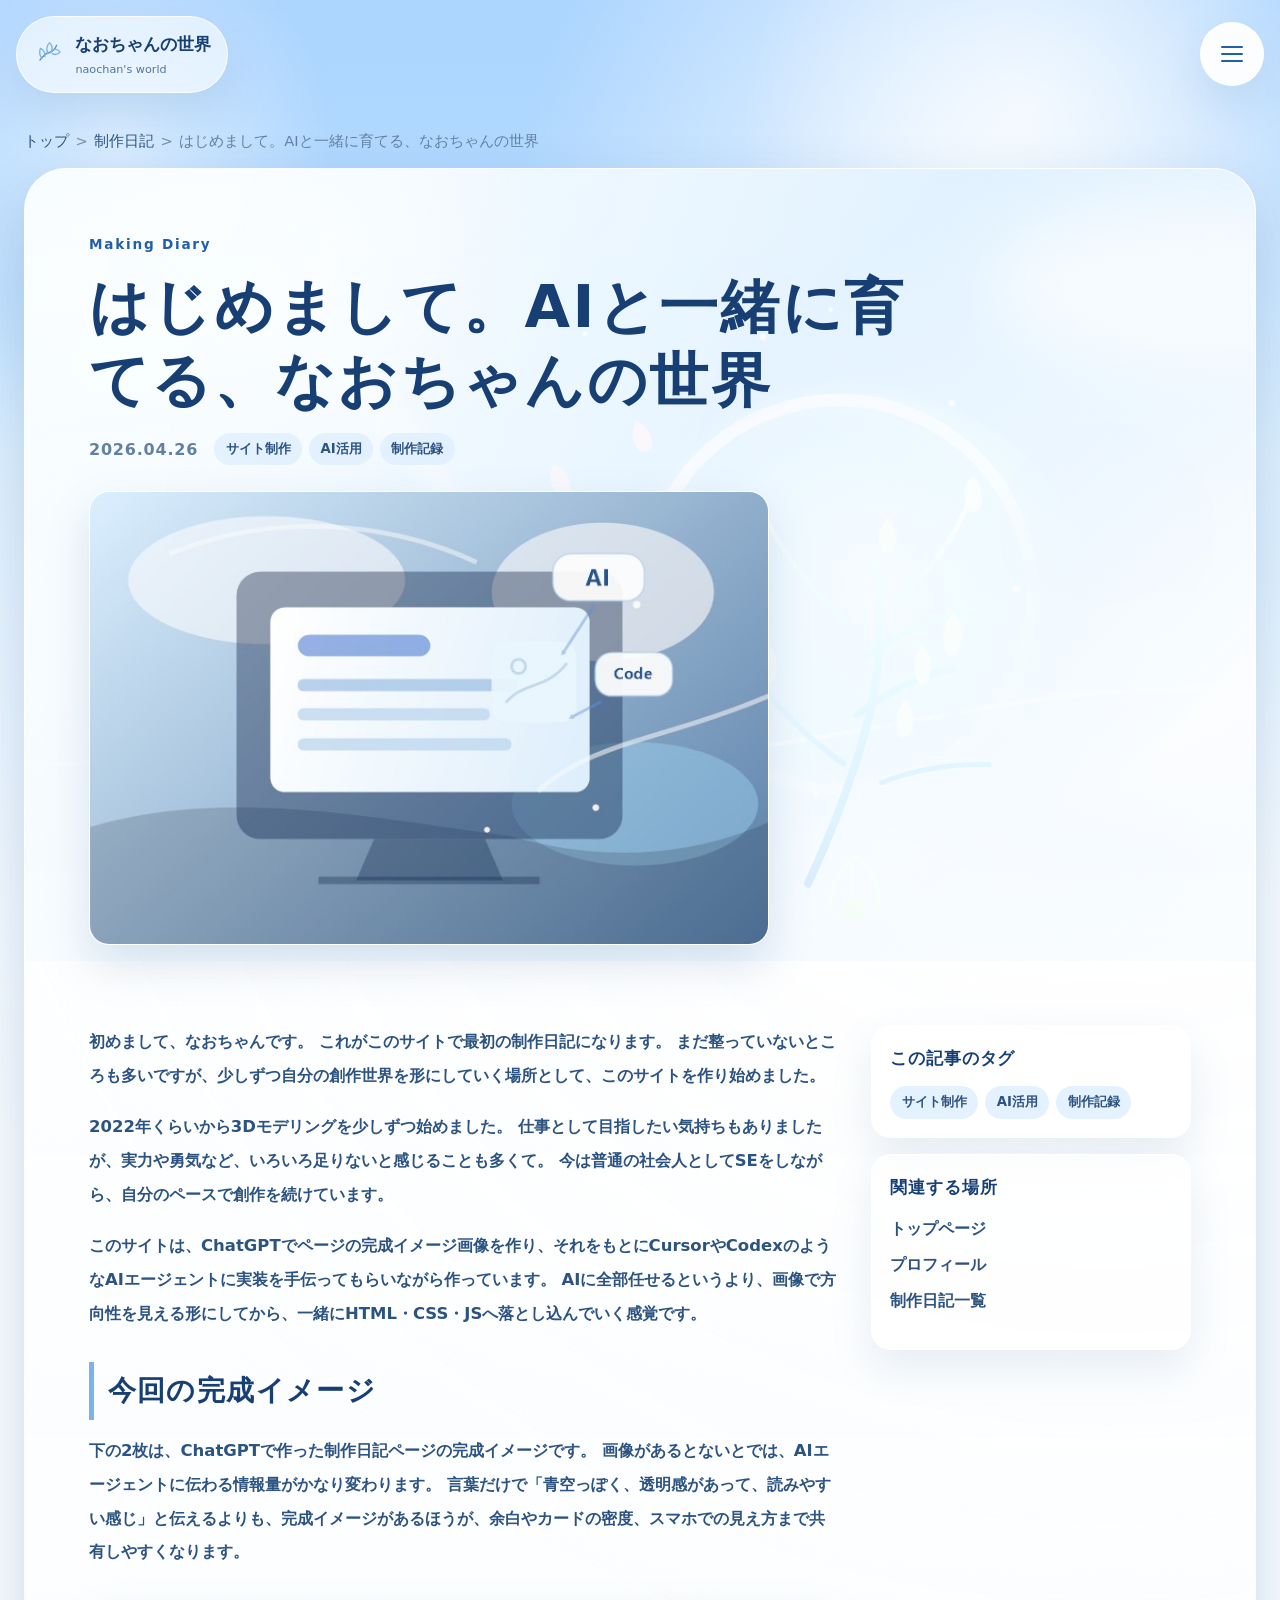
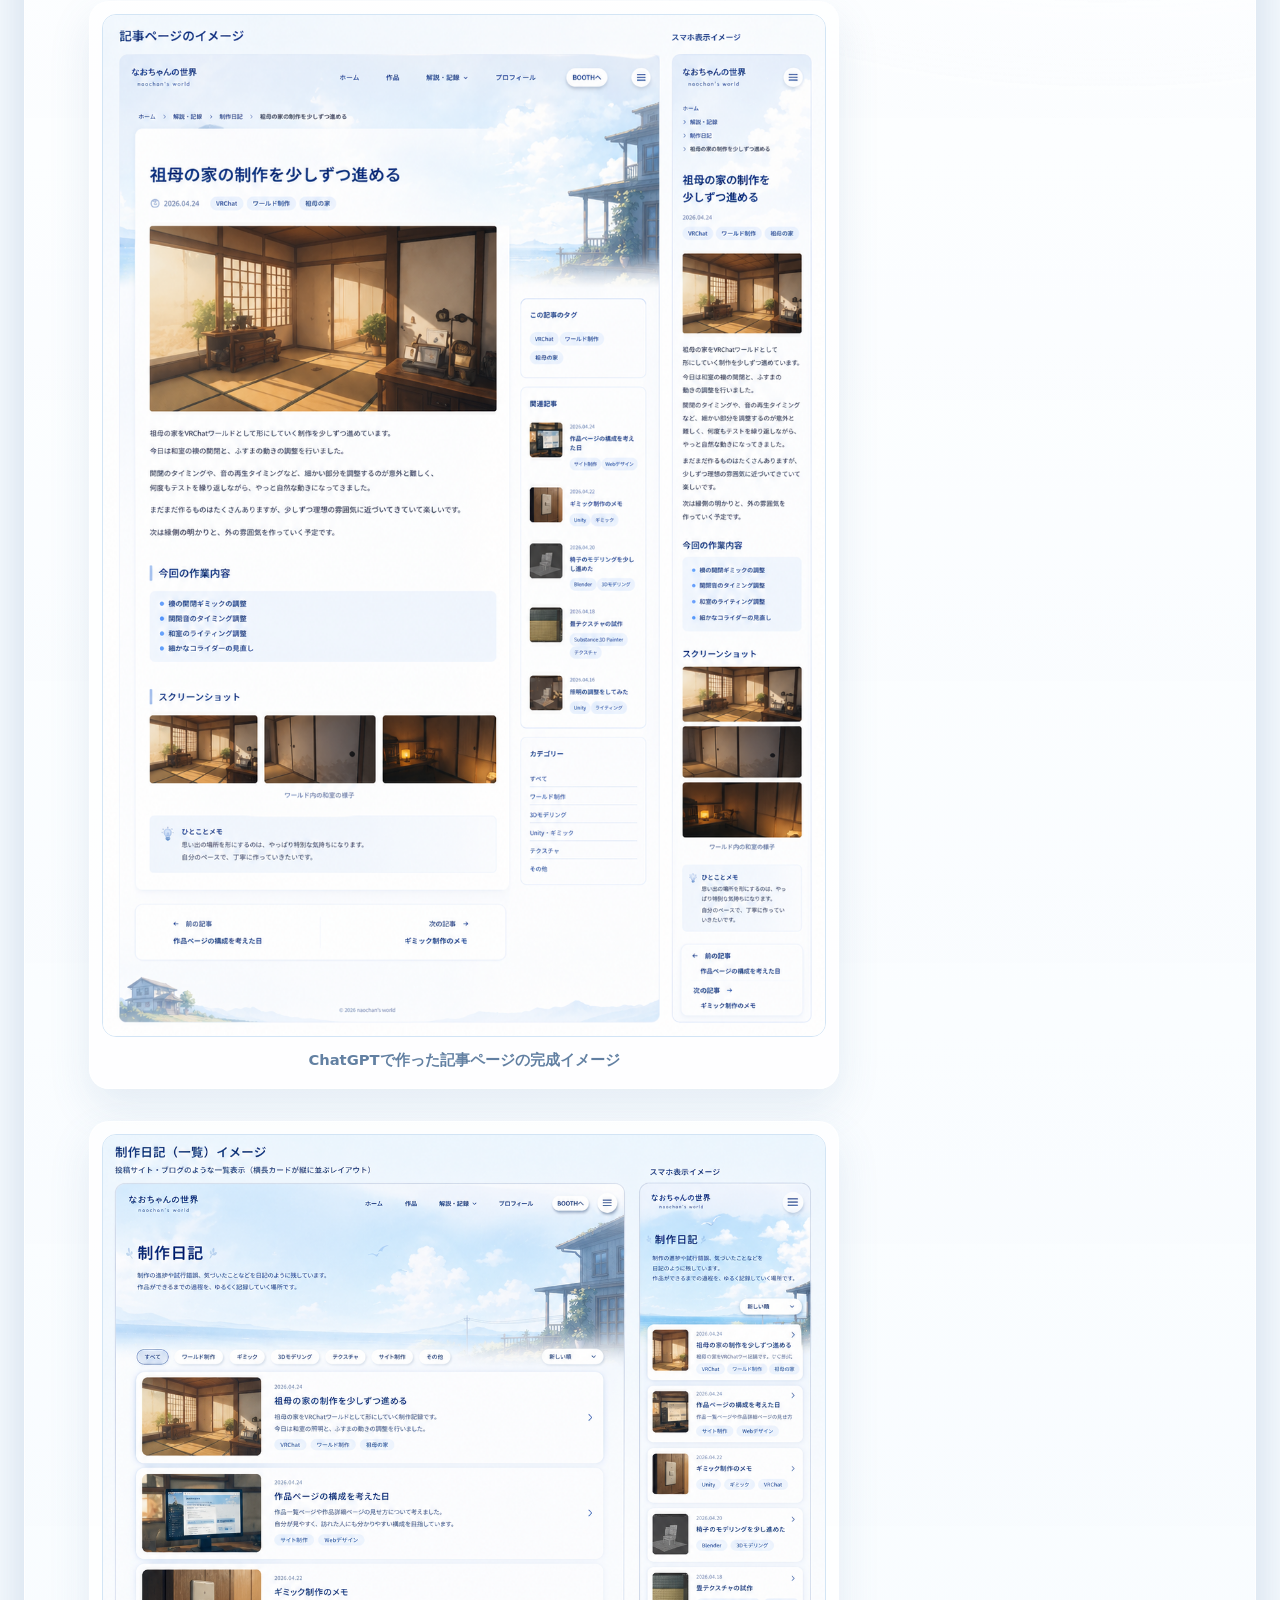
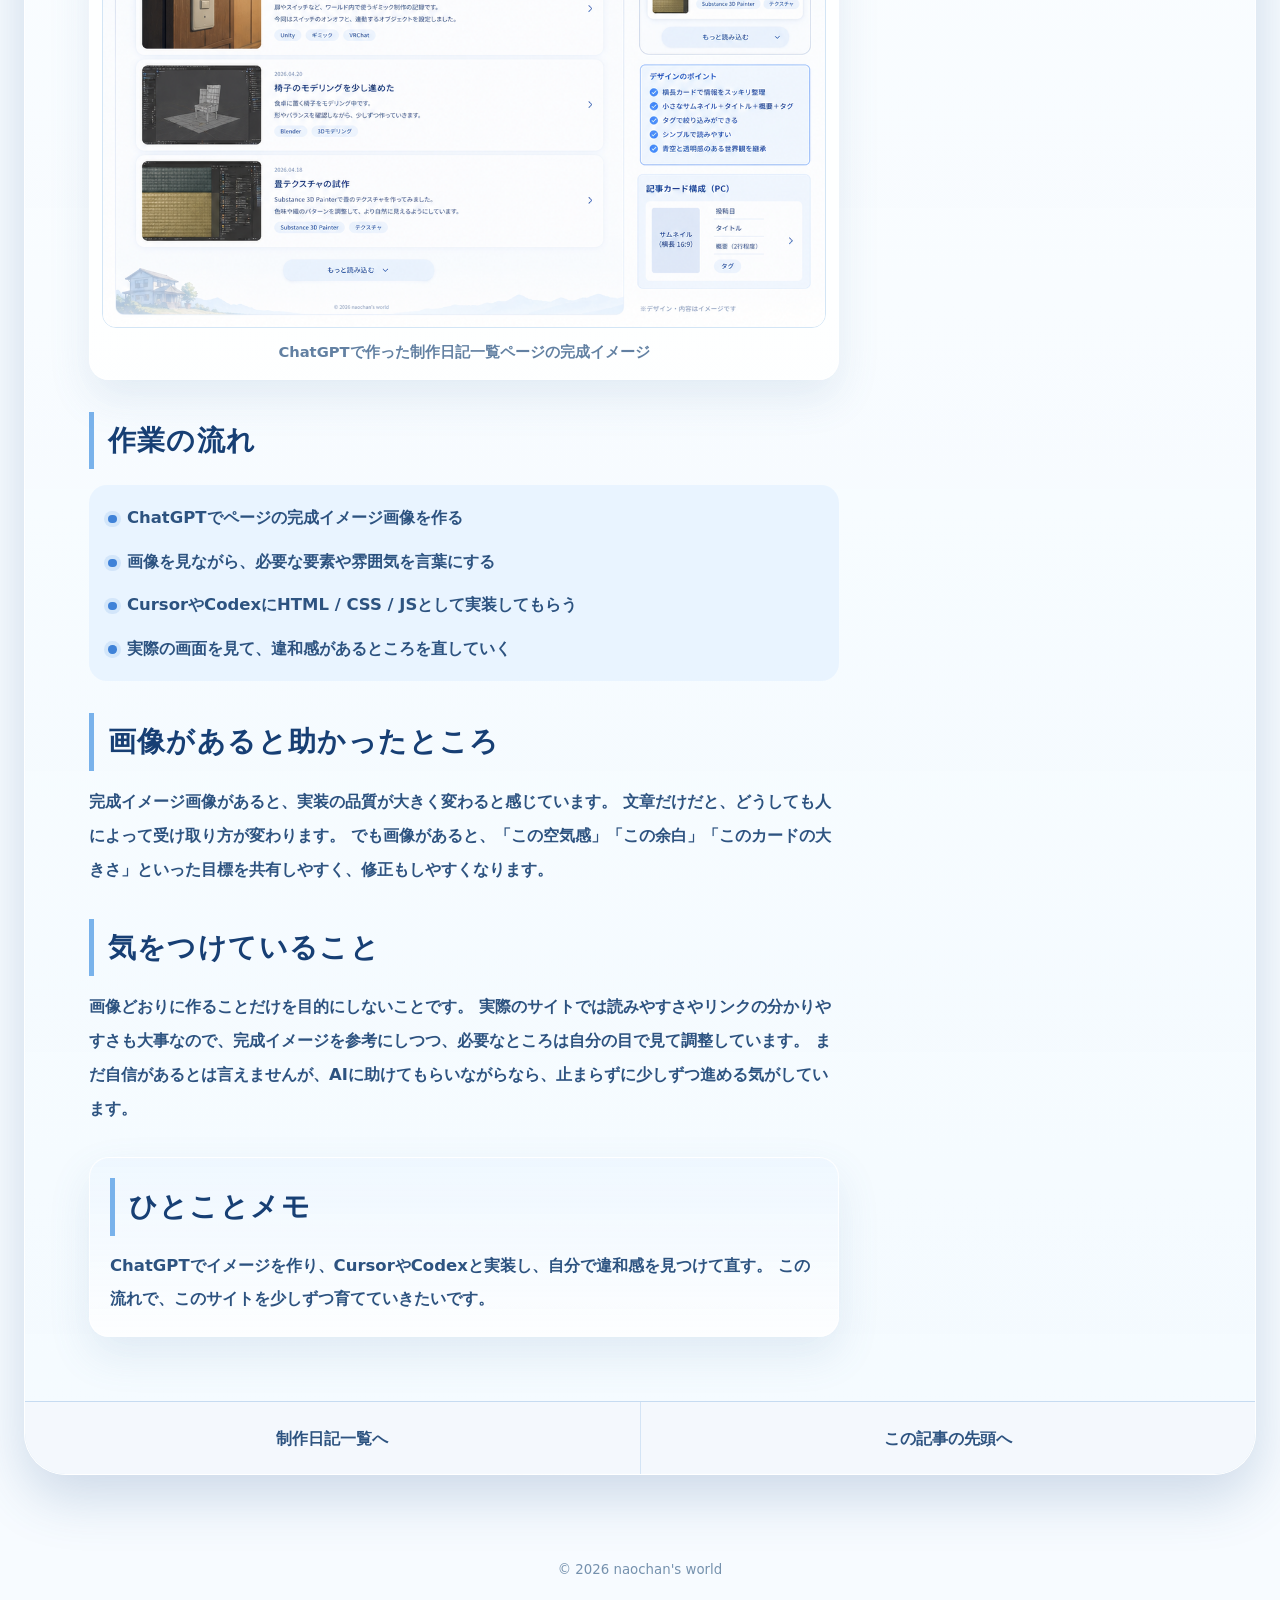
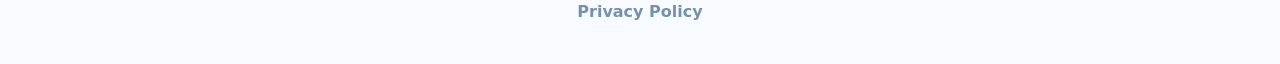
<file: records/diary/site-launch-ai.html>
<!DOCTYPE html>
<html lang="ja">
<head>
  <meta charset="UTF-8" />
  <meta name="viewport" content="width=device-width, initial-scale=1" />
  <meta
    name="description"
    content="初めての制作日記として、サイト開設とChatGPT・Cursor・Codexを使った制作の進め方についてまとめました。"
  />
  <title>はじめまして。AIと一緒に育てる、なおちゃんの世界 | 制作日記 | なおちゃんの世界</title>
  <link rel="stylesheet" href="../../style.css" />
</head>
<body class="diary-article-page">
  <div class="bg-sky" aria-hidden="true"></div>
  <div class="bg-light" aria-hidden="true"></div>

  <header class="site-header">
    <div class="site-header__inner">
      <a class="site-logo" href="../../index.html#top" aria-label="なおちゃんの世界 トップへ戻る">
        <img class="site-logo__mark" src="../../Assets/AIGenerate/logo-leaf-mark.svg" alt="" width="28" height="28" />
        <span class="site-logo__text">
          <strong>なおちゃんの世界</strong>
          <span>naochan's world</span>
        </span>
      </a>

      <button
        class="menu-toggle"
        type="button"
        aria-label="メニューを開く"
        aria-expanded="false"
        aria-controls="site-menu"
        data-menu-toggle
      >
        <span class="sr-only">メニュー</span>
        <span class="menu-toggle__line"></span>
        <span class="menu-toggle__line"></span>
        <span class="menu-toggle__line"></span>
      </button>
    </div>

    <nav class="top-flow-menu" id="site-menu" aria-label="サイトカテゴリー" aria-hidden="true" data-menu-panel>
      <div class="top-flow-menu__bar" role="menubar">
        <a class="top-flow-menu__major" role="menuitem" href="../../works.html" data-menu-link>作品</a>
        <button class="top-flow-menu__major" type="button" role="menuitem" data-major="records">解説・記録</button>
        <a class="top-flow-menu__major" role="menuitem" href="../../profile.html" data-menu-link>プロフィール</a>
        <a class="top-flow-menu__major" role="menuitem" href="https://naochan-shop.booth.pm/" target="_blank" rel="noopener noreferrer" data-menu-link>BOOTH</a>
        <button class="theme-icon-toggle" type="button" aria-label="ダークモードに切り替える" aria-pressed="false" data-theme-toggle>
          <span class="theme-icon-toggle__icon theme-icon-toggle__icon--moon" aria-hidden="true"></span>
          <span class="theme-icon-toggle__icon theme-icon-toggle__icon--sun" aria-hidden="true"></span>
        </button>
        <button class="top-flow-menu__close" type="button" aria-label="メニューを閉じる" data-menu-close>
          <span aria-hidden="true">&times;</span>
        </button>
      </div>

      <div class="top-flow-menu__subrows" data-subrows>
        <div class="top-flow-menu__subrow" data-subrow="records">
          <a href="../../index.html#records" data-menu-link>ギミック資料</a>
          <a href="../diary.html" data-menu-link>制作日記</a>
        </div>
      </div>

    </nav>
  </header>

  <main class="diary-article-main" id="top">
    <nav class="breadcrumbs" aria-label="パンくず">
      <ol>
        <li><a href="../../index.html#top" data-direct-link>トップ</a></li>
        <li><a href="../diary.html" data-direct-link>制作日記</a></li>
        <li aria-current="page">はじめまして。AIと一緒に育てる、なおちゃんの世界</li>
      </ol>
    </nav>

    <article class="diary-article-shell" aria-labelledby="article-title">
      <header class="diary-article-header">
        <p class="diary-article-header__eyebrow">Making Diary</p>
        <h1 id="article-title">はじめまして。AIと一緒に育てる、なおちゃんの世界</h1>
        <div class="diary-article-meta">
          <time datetime="2026-04-26">2026.04.26</time>
          <ul aria-label="この記事のタグ">
            <li>サイト制作</li>
            <li>AI活用</li>
            <li>制作記録</li>
          </ul>
        </div>
        <img
          class="diary-article-hero-image"
          src="../../Assets/AIGenerate/diary-hero-ai-site-launch.jpg"
          alt=""
          width="720"
          height="480"
        />
      </header>

      <div class="diary-article-layout">
        <div class="diary-article-body">
          <p>
            初めまして、なおちゃんです。
            これがこのサイトで最初の制作日記になります。
            まだ整っていないところも多いですが、少しずつ自分の創作世界を形にしていく場所として、このサイトを作り始めました。
          </p>

          <p>
            2022年くらいから3Dモデリングを少しずつ始めました。
            仕事として目指したい気持ちもありましたが、実力や勇気など、いろいろ足りないと感じることも多くて。
            今は普通の社会人としてSEをしながら、自分のペースで創作を続けています。
          </p>

          <p>
            このサイトは、ChatGPTでページの完成イメージ画像を作り、それをもとにCursorやCodexのようなAIエージェントに実装を手伝ってもらいながら作っています。
            AIに全部任せるというより、画像で方向性を見える形にしてから、一緒にHTML・CSS・JSへ落とし込んでいく感覚です。
          </p>

          <section class="diary-article-block" aria-labelledby="reference-title">
            <h2 id="reference-title">今回の完成イメージ</h2>
            <p>
              下の2枚は、ChatGPTで作った制作日記ページの完成イメージです。
              画像があるとないとでは、AIエージェントに伝わる情報量がかなり変わります。
              言葉だけで「青空っぽく、透明感があって、読みやすい感じ」と伝えるよりも、完成イメージがあるほうが、余白やカードの密度、スマホでの見え方まで共有しやすくなります。
            </p>
            <div class="diary-article-figure-grid">
              <figure>
                <img
                  src="../../Assets/AIGenerate/diary-reference-article-page.png"
                  alt="制作日記の記事ページ完成イメージ"
                  width="1055"
                  height="1491"
                  loading="lazy"
                />
                <figcaption>ChatGPTで作った記事ページの完成イメージ</figcaption>
              </figure>
              <figure>
                <img
                  src="../../Assets/AIGenerate/diary-reference-list-page.png"
                  alt="制作日記一覧ページ完成イメージ"
                  width="1197"
                  height="1314"
                  loading="lazy"
                />
                <figcaption>ChatGPTで作った制作日記一覧ページの完成イメージ</figcaption>
              </figure>
            </div>
          </section>

          <section class="diary-article-block" aria-labelledby="flow-title">
            <h2 id="flow-title">作業の流れ</h2>
            <ul>
              <li>ChatGPTでページの完成イメージ画像を作る</li>
              <li>画像を見ながら、必要な要素や雰囲気を言葉にする</li>
              <li>CursorやCodexにHTML / CSS / JSとして実装してもらう</li>
              <li>実際の画面を見て、違和感があるところを直していく</li>
            </ul>
          </section>

          <section class="diary-article-block" aria-labelledby="good-title">
            <h2 id="good-title">画像があると助かったところ</h2>
            <p>
              完成イメージ画像があると、実装の品質が大きく変わると感じています。
              文章だけだと、どうしても人によって受け取り方が変わります。
              でも画像があると、「この空気感」「この余白」「このカードの大きさ」といった目標を共有しやすく、修正もしやすくなります。
            </p>
          </section>

          <section class="diary-article-block" aria-labelledby="care-title">
            <h2 id="care-title">気をつけていること</h2>
            <p>
              画像どおりに作ることだけを目的にしないことです。
              実際のサイトでは読みやすさやリンクの分かりやすさも大事なので、完成イメージを参考にしつつ、必要なところは自分の目で見て調整しています。
              まだ自信があるとは言えませんが、AIに助けてもらいながらなら、止まらずに少しずつ進める気がしています。
            </p>
          </section>

          <aside class="diary-article-note">
            <h2>ひとことメモ</h2>
            <p>
              ChatGPTでイメージを作り、CursorやCodexと実装し、自分で違和感を見つけて直す。
              この流れで、このサイトを少しずつ育てていきたいです。
            </p>
          </aside>
        </div>

        <aside class="diary-article-side" aria-label="記事情報">
          <section>
            <h2>この記事のタグ</h2>
            <ul class="diary-article-side__tags">
              <li>サイト制作</li>
              <li>AI活用</li>
              <li>制作記録</li>
            </ul>
          </section>

          <section>
            <h2>関連する場所</h2>
            <ul class="diary-article-side__links">
              <li><a href="../../index.html#top">トップページ</a></li>
              <li><a href="../../profile.html">プロフィール</a></li>
              <li><a href="../diary.html">制作日記一覧</a></li>
            </ul>
          </section>
        </aside>
      </div>

      <nav class="diary-article-nav" aria-label="制作日記の移動">
        <a href="../diary.html">制作日記一覧へ</a>
        <a href="./site-launch-ai.html" aria-current="page">この記事の先頭へ</a>
      </nav>
    </article>
  </main>

  <footer class="site-footer">
    <p><small>&copy; <span id="js-year"></span> naochan's world</small></p>
    <p class="site-footer__links"><a href="../../privacy/">Privacy Policy</a></p>
  </footer>

  <script src="../../script.js" defer></script>
</body>
</html>
</file>
<file: style.css>
:root {
  --sky-top: #89c3ff;
  --sky-mid: #d8eeff;
  --sky-bottom: #f7fbff;
  --ink-strong: #173f74;
  --ink-main: #2d5380;
  --ink-soft: #6280a2;
  --accent: #3f82d8;
  --accent-deep: #215fa7;
  --white-strong: rgba(255, 255, 255, 0.92);
  --border-soft: rgba(255, 255, 255, 0.82);
  --shadow-hero: 0 32px 90px rgba(69, 120, 175, 0.22);
  --shadow-panel: 0 22px 54px rgba(56, 98, 152, 0.22);
  --shadow-card: 0 18px 42px rgba(91, 132, 178, 0.14);
  --radius-xl: 42px;
  --radius-lg: 30px;
  --container: min(1320px, calc(100% - 3rem));
  --font-sans: "Hiragino Sans", "Hiragino Kaku Gothic ProN", "Yu Gothic UI", "Yu Gothic", Meiryo, system-ui, sans-serif;
  --surface-panel: rgba(255, 255, 255, 0.8);
  --surface-card: rgba(255, 255, 255, 0.74);
  --surface-border: rgba(255, 255, 255, 0.78);
  color-scheme: light;
}

*,
*::before,
*::after { box-sizing: border-box; }

html {
  scroll-behavior: smooth;
  overflow-x: clip;
}

body {
  margin: 0;
  min-height: 100vh;
  color: var(--ink-main);
  font-family: var(--font-sans);
  line-height: 1.7;
  overflow-x: clip;
  background: var(--sky-bottom);
  transition: background 0.35s ease, color 0.35s ease;
}

:root[data-theme="dark"] {
  --sky-top: #0d1730;
  --sky-mid: #101d3b;
  --sky-bottom: #0b1124;
  --ink-strong: #f3f8ff;
  --ink-main: #d8e6ff;
  --ink-soft: #c2d6f0;
  --accent: #8ab9ff;
  --accent-deep: #9ac6ff;
  --white-strong: rgba(8, 15, 33, 0.94);
  --border-soft: rgba(126, 157, 205, 0.42);
  --shadow-hero: 0 30px 90px rgba(4, 10, 24, 0.74);
  --shadow-panel: 0 24px 58px rgba(3, 8, 18, 0.65);
  --shadow-card: 0 16px 38px rgba(2, 6, 14, 0.58);
  --surface-panel: rgba(15, 28, 54, 0.82);
  --surface-card: rgba(20, 35, 66, 0.78);
  --surface-border: rgba(122, 157, 211, 0.36);
  --works-panel-bg: linear-gradient(180deg, rgba(23, 38, 70, 0.92), rgba(18, 31, 58, 0.9));
  --works-card-bg: linear-gradient(180deg, rgba(26, 44, 80, 0.92), rgba(22, 38, 70, 0.9));
  --works-outline: rgba(109, 141, 198, 0.42);
  color-scheme: dark;
}

body::after {
  content: "";
  position: fixed;
  inset: 0;
  z-index: 70;
  pointer-events: none;
  opacity: 0;
  background: rgba(18, 46, 84, 0.24);
  backdrop-filter: blur(4px);
  transition: opacity 0.3s ease;
}

body.menu-open::after { opacity: 1; }
body.menu-open main,
body.menu-open .site-footer {
  filter: blur(1.2px) brightness(0.9);
}

img {
  display: block;
  max-width: 100%;
  height: auto;
}
a, button { -webkit-tap-highlight-color: transparent; }

.sr-only {
  position: absolute;
  width: 1px;
  height: 1px;
  padding: 0;
  margin: -1px;
  overflow: hidden;
  clip: rect(0, 0, 0, 0);
  clip-path: inset(50%);
  border: 0;
  white-space: nowrap;
}

:focus-visible {
  outline: 2px solid rgba(31, 94, 168, 0.42);
  outline-offset: 4px;
}

.bg-sky,
.bg-light {
  position: fixed;
  inset: 0;
  pointer-events: none;
}

.bg-sky {
  z-index: -4;
  background:
    linear-gradient(180deg, rgba(255, 255, 255, 0.3) 0%, rgba(255, 255, 255, 0) 32%),
    linear-gradient(180deg, var(--sky-top) 0%, var(--sky-mid) 50%, var(--sky-bottom) 100%);
}

.bg-light { z-index: -3; }
.bg-light::before,
.bg-light::after,
.bg-sky::before,
.bg-sky::after {
  content: "";
  position: absolute;
}

.bg-sky::before {
  top: -28%;
  right: -12%;
  width: min(920px, 72vw);
  aspect-ratio: 1;
  border-radius: 50%;
  background: radial-gradient(circle, rgba(255, 255, 255, 0.78) 0%, rgba(255, 255, 255, 0) 70%);
}

.bg-sky::after {
  left: -18%;
  bottom: -32%;
  width: min(980px, 74vw);
  aspect-ratio: 1;
  border-radius: 50%;
  background: radial-gradient(circle, rgba(233, 243, 255, 0.95) 0%, rgba(233, 243, 255, 0) 72%);
}

.bg-light::before {
  inset: 0;
  background:
    radial-gradient(circle at 9% 16%, rgba(255, 255, 255, 0.52) 0, rgba(255, 255, 255, 0) 16%),
    radial-gradient(circle at 80% 12%, rgba(255, 255, 255, 0.64) 0, rgba(255, 255, 255, 0) 22%),
    radial-gradient(circle at 52% 86%, rgba(255, 255, 255, 0.54) 0, rgba(255, 255, 255, 0) 24%);
}

.bg-light::after {
  inset: 0;
  background: radial-gradient(circle at 60% 42%, rgba(152, 204, 255, 0.16) 0, rgba(152, 204, 255, 0) 26%);
}

.site-header {
  position: fixed;
  inset: 0 0 auto;
  z-index: 90;
  padding: max(1rem, env(safe-area-inset-top)) max(1rem, env(safe-area-inset-right)) 0 max(1rem, env(safe-area-inset-left));
  overflow-x: clip;
  pointer-events: none;
}

.site-header__inner {
  width: 100%;
  max-width: 1320px;
  margin: 0 auto;
  display: flex;
  align-items: center;
  justify-content: space-between;
  pointer-events: auto;
}

.site-logo {
  display: inline-flex;
  align-items: center;
  gap: 0.9rem;
  min-height: 60px;
  padding: 0.8rem 1rem;
  border: 1px solid var(--border-soft);
  border-radius: 999px;
  background: rgba(255, 255, 255, 0.58);
  box-shadow: 0 18px 44px rgba(83, 124, 171, 0.15);
  backdrop-filter: blur(16px);
  color: var(--ink-strong);
  text-decoration: none;
}

.site-logo__text {
  display: grid;
  gap: 0.04rem;
  min-width: 0;
}

.site-logo__text strong,
.site-logo__text span {
  overflow: hidden;
  text-overflow: ellipsis;
  white-space: nowrap;
  letter-spacing: 0;
}

.site-logo__text strong { font-size: 1.08rem; font-weight: 800; }
.site-logo__text span { color: rgba(41, 80, 124, 0.78); font-size: 0.7rem; text-transform: lowercase; }

.menu-toggle,
.theme-icon-toggle,
.top-flow-menu__close {
  border: 1px solid var(--border-soft);
  background: rgba(255, 255, 255, 0.92);
  box-shadow: var(--shadow-card);
  backdrop-filter: blur(16px);
  color: var(--accent-deep);
  cursor: pointer;
}

.menu-toggle {
  display: grid;
  place-content: center;
  gap: 5px;
  width: 64px;
  height: 64px;
  border-radius: 50%;
  position: relative;
  z-index: 120;
}

.menu-toggle__line { width: 22px; height: 2px; border-radius: 999px; background: currentColor; transition: transform 0.26s ease, opacity 0.2s ease; }
.top-flow-menu {
  width: 100%;
  max-width: 1320px;
  margin: 0.75rem auto 0;
  padding: 0.7rem;
  border-radius: 26px;
  border: 1px solid rgba(255, 255, 255, 0.84);
  background: linear-gradient(180deg, rgba(221, 237, 255, 0.78), rgba(200, 225, 248, 0.7));
  box-shadow: 0 28px 64px rgba(39, 73, 115, 0.34);
  backdrop-filter: blur(18px);
  position: relative;
  opacity: 0;
  pointer-events: none;
  transform: translateY(-14px) scale(0.98);
  transform-origin: top center;
  transition: transform 0.35s ease, opacity 0.28s ease;
}

.top-flow-menu.is-open {
  opacity: 1;
  pointer-events: auto;
  transform: translateY(0) scale(1);
}

.top-flow-menu__bar {
  display: grid;
  grid-template-columns: repeat(4, minmax(0, 1fr)) 56px 48px;
  align-items: stretch;
  gap: 0.56rem;
}

.top-flow-menu__major {
  min-height: 56px;
  border: 0;
  border-radius: 16px;
  color: var(--ink-main);
  background: rgba(255, 255, 255, 0.64);
  border: 1px solid rgba(255, 255, 255, 0.55);
  box-shadow: inset 0 1px 0 rgba(255, 255, 255, 0.34);
  display: inline-flex;
  align-items: center;
  justify-content: center;
  text-decoration: none;
  font-size: 1rem;
  font-weight: 800;
  letter-spacing: 0.04em;
  cursor: pointer;
  transition: background 0.2s ease, color 0.2s ease;
}

.top-flow-menu__major:hover,
.top-flow-menu__major:focus-visible,
.top-flow-menu__major.is-current {
  background: rgba(236, 246, 255, 0.98);
  color: var(--accent-deep);
  border-color: rgba(255, 255, 255, 0.88);
}

.top-flow-menu__close {
  width: 48px;
  height: 48px;
  border-radius: 50%;
  display: inline-flex;
  align-items: center;
  justify-content: center;
  font-size: 1.4rem;
  line-height: 1;
  align-self: center;
}

.top-flow-menu__subrows {
  display: none;
  margin-top: 0.72rem;
  padding: 0.72rem;
  border-radius: 18px;
  border: 1px solid rgba(255, 255, 255, 0.62);
  background: linear-gradient(180deg, rgba(177, 210, 243, 0.4), rgba(228, 241, 253, 0.82));
  box-shadow: inset 0 1px 0 rgba(255, 255, 255, 0.4);
}
.top-flow-menu__subrows.has-subrow { display: block; }

.top-flow-menu__subrow {
  display: none;
  grid-template-columns: repeat(auto-fit, minmax(140px, 1fr));
  gap: 0.62rem;
}

.top-flow-menu__subrow.is-active { display: grid; }

.top-flow-menu__subrow a {
  min-height: 46px;
  border-radius: 12px;
  display: inline-flex;
  align-items: center;
  justify-content: center;
  padding: 0.55rem 0.8rem;
  color: var(--ink-main);
  font-weight: 700;
  text-decoration: none;
  background: rgba(255, 255, 255, 0.92);
  border: 1px solid rgba(182, 209, 235, 0.9);
  box-shadow: 0 10px 22px rgba(66, 102, 144, 0.14);
  transition: background 0.2s ease, color 0.2s ease, box-shadow 0.2s ease, transform 0.2s ease;
}

.top-flow-menu__subrow a:hover,
.top-flow-menu__subrow a:focus-visible {
  background: rgba(255, 255, 255, 0.96);
  color: var(--accent-deep);
  box-shadow: 0 14px 24px rgba(56, 90, 131, 0.2);
  transform: translateY(-1px);
}

.theme-icon-toggle {
  position: relative;
  width: 56px;
  height: 56px;
  border-radius: 18px;
  align-self: stretch;
  display: inline-grid;
  place-items: center;
  overflow: hidden;
  cursor: pointer;
  transition: background 0.2s ease, color 0.2s ease, transform 0.2s ease, box-shadow 0.2s ease;
}

.theme-icon-toggle:hover,
.theme-icon-toggle:focus-visible {
  transform: translateY(-1px);
  background: rgba(236, 246, 255, 0.98);
  color: var(--accent-deep);
}

.theme-icon-toggle__icon {
  position: absolute;
  width: 24px;
  height: 24px;
  transition: opacity 0.22s ease, transform 0.22s ease;
}

.theme-icon-toggle__icon--moon {
  border-radius: 50%;
  background: currentColor;
  box-shadow: inset -7px -3px 0 0 rgba(255, 255, 255, 0.92);
  opacity: 1;
  transform: scale(1) rotate(0deg);
}

.theme-icon-toggle__icon--sun {
  border-radius: 50%;
  background: transparent;
  opacity: 0;
  transform: scale(0.68) rotate(-32deg);
}

.theme-icon-toggle__icon--sun::before,
.theme-icon-toggle__icon--sun::after {
  content: "";
  position: absolute;
  inset: 0;
  border-radius: 50%;
}

.theme-icon-toggle__icon--sun::before {
  inset: 7px;
  background: currentColor;
  box-shadow: 0 0 0 2px rgba(255, 255, 255, 0.18);
}

.theme-icon-toggle__icon--sun::after {
  background: repeating-conic-gradient(from 0deg, currentColor 0deg 12deg, transparent 12deg 45deg);
  mask: radial-gradient(circle, transparent 0 42%, #000 45% 67%, transparent 70%);
  -webkit-mask: radial-gradient(circle, transparent 0 42%, #000 45% 67%, transparent 70%);
}

:root[data-theme="dark"] .theme-icon-toggle__icon--moon {
  opacity: 0;
  transform: scale(0.68) rotate(32deg);
}

:root[data-theme="dark"] .theme-icon-toggle__icon--sun {
  opacity: 1;
  transform: scale(1) rotate(0deg);
}

:root[data-theme="dark"] body::after {
  background: rgba(3, 8, 20, 0.36);
}

:root[data-theme="dark"] .bg-sky {
  background:
    linear-gradient(180deg, rgba(140, 167, 255, 0.14) 0%, rgba(6, 10, 24, 0) 35%),
    linear-gradient(180deg, var(--sky-top) 0%, var(--sky-mid) 48%, var(--sky-bottom) 100%);
}

:root[data-theme="dark"] .bg-light::before {
  background:
    radial-gradient(circle at 9% 16%, rgba(110, 138, 210, 0.25) 0, rgba(13, 20, 38, 0) 18%),
    radial-gradient(circle at 80% 12%, rgba(138, 168, 240, 0.2) 0, rgba(8, 14, 30, 0) 24%),
    radial-gradient(circle at 52% 86%, rgba(100, 133, 205, 0.24) 0, rgba(8, 14, 30, 0) 26%);
}

:root[data-theme="dark"] .bg-sky::before {
  background: radial-gradient(circle, rgba(98, 128, 190, 0.24) 0%, rgba(98, 128, 190, 0) 68%);
}

:root[data-theme="dark"] .bg-sky::after {
  background: radial-gradient(circle, rgba(40, 64, 114, 0.58) 0%, rgba(40, 64, 114, 0) 72%);
}

:root[data-theme="dark"] .bg-light::after {
  background:
    radial-gradient(circle at 60% 42%, rgba(82, 128, 205, 0.14) 0, rgba(82, 128, 205, 0) 26%),
    linear-gradient(90deg, rgba(2, 8, 24, 0.18), rgba(2, 8, 24, 0));
}

:root[data-theme="dark"] .site-logo,
:root[data-theme="dark"] .menu-toggle,
:root[data-theme="dark"] .theme-icon-toggle,
:root[data-theme="dark"] .top-flow-menu__close,
:root[data-theme="dark"] .top-flow-menu,
:root[data-theme="dark"] .top-flow-menu__major,
:root[data-theme="dark"] .top-flow-menu__subrows,
:root[data-theme="dark"] .top-flow-menu__subrow a,
:root[data-theme="dark"] .section-heading,
:root[data-theme="dark"] .guide-card,
:root[data-theme="dark"] .works-hero__inner,
:root[data-theme="dark"] .works-toolbar,
:root[data-theme="dark"] .works-tag-panel,
:root[data-theme="dark"] .work-card,
:root[data-theme="dark"] .profile-world,
:root[data-theme="dark"] .profile-card,
:root[data-theme="dark"] .work-detail-shell,
:root[data-theme="dark"] .work-overview__panel,
:root[data-theme="dark"] .work-fold,
:root[data-theme="dark"] .diary-hero,
:root[data-theme="dark"] .diary-section,
:root[data-theme="dark"] .diary-card,
:root[data-theme="dark"] .diary-article-shell,
:root[data-theme="dark"] .diary-article-note,
:root[data-theme="dark"] .diary-article-side section,
:root[data-theme="dark"] .site-footer {
  background: var(--surface-card);
  border-color: var(--surface-border);
  color: var(--ink-main);
}

:root[data-theme="dark"] .top-flow-menu {
  background: linear-gradient(180deg, rgba(21, 37, 70, 0.95), rgba(15, 28, 56, 0.9));
}

:root[data-theme="dark"] .top-flow-menu__major:hover,
:root[data-theme="dark"] .top-flow-menu__major:focus-visible,
:root[data-theme="dark"] .top-flow-menu__major.is-current,
:root[data-theme="dark"] .top-flow-menu__subrow a:hover,
:root[data-theme="dark"] .top-flow-menu__subrow a:focus-visible {
  background: rgba(49, 80, 136, 0.74);
  color: #f5f9ff;
}

:root[data-theme="dark"] .theme-icon-toggle:hover,
:root[data-theme="dark"] .theme-icon-toggle:focus-visible {
  background: rgba(49, 80, 136, 0.74);
  color: #f5f9ff;
}

:root[data-theme="dark"] .button--primary {
  background: linear-gradient(135deg, #5e7fd8, #6f9bee);
  color: #f9fbff;
}

:root[data-theme="dark"] .button--secondary {
  background: rgba(12, 23, 46, 0.72);
  color: #e7f0ff;
  border-color: rgba(136, 170, 224, 0.45);
}

:root[data-theme="dark"] .hero__shell {
  background:
    radial-gradient(circle at 80% 14%, rgba(164, 207, 255, 0.18), transparent 34%),
    linear-gradient(180deg, rgba(22, 43, 76, 0.9), rgba(13, 27, 54, 0.88));
}

:root[data-theme="dark"] .hero__shell::before {
  border-color: rgba(118, 149, 201, 0.38);
}

:root[data-theme="dark"] .hero__art {
  opacity: 0.76;
  filter: brightness(0.96) saturate(0.86) hue-rotate(8deg);
}

:root[data-theme="dark"] .hero__veil {
  background:
    radial-gradient(circle at 18% 20%, rgba(172, 214, 255, 0.28) 0, rgba(172, 214, 255, 0) 38%),
    radial-gradient(circle at 82% 12%, rgba(255, 255, 255, 0.16) 0, rgba(255, 255, 255, 0) 28%),
    linear-gradient(90deg, rgba(13, 28, 55, 0.76) 0%, rgba(17, 40, 72, 0.52) 38%, rgba(37, 72, 105, 0.24) 70%, rgba(8, 16, 32, 0.1) 100%);
}

:root[data-theme="dark"] .hero__eyebrow {
  color: #9fc4ff;
}

:root[data-theme="dark"] .hero__tagline {
  color: #c8dcff;
}

:root[data-theme="dark"] .hero__lead {
  color: #d8e6ff;
  text-shadow: none;
}

:root[data-theme="dark"] .site-logo__text span {
  color: rgba(198, 218, 250, 0.78);
}

:root[data-theme="dark"] .works-filter,
:root[data-theme="dark"] .diary-filters {
  background: rgba(20, 33, 64, 0.86);
  border: 1px solid rgba(118, 148, 204, 0.34);
}

:root[data-theme="dark"] .works-filter__button,
:root[data-theme="dark"] .diary-filter__button,
:root[data-theme="dark"] .works-tag-choice,
:root[data-theme="dark"] .works-tag-panel__clear,
:root[data-theme="dark"] .diary-sort select,
:root[data-theme="dark"] .work-link--detail,
:root[data-theme="dark"] .profile-link {
  color: #e9f1ff;
  background: rgba(22, 37, 70, 0.94);
  border-color: rgba(128, 162, 220, 0.46);
  box-shadow: none;
}

:root[data-theme="dark"] .profile-link {
  color: #fff;
  background: linear-gradient(135deg, #da637c, #cc4a66);
  border: 1px solid rgba(255, 176, 196, 0.58);
  box-shadow:
    0 18px 34px rgba(204, 74, 102, 0.28),
    inset 0 1px 0 rgba(255, 255, 255, 0.18);
}

:root[data-theme="dark"] .profile-link:hover,
:root[data-theme="dark"] .profile-link:focus-visible {
  background: linear-gradient(135deg, #e57088, #d6516e);
  box-shadow:
    0 20px 38px rgba(204, 74, 102, 0.36),
    0 0 0 4px rgba(218, 99, 124, 0.18),
    inset 0 1px 0 rgba(255, 255, 255, 0.22);
}

:root[data-theme="dark"] .works-filter__button.is-active,
:root[data-theme="dark"] .diary-filter__button.is-active,
:root[data-theme="dark"] .works-tag-choice.is-active,
:root[data-theme="dark"] .works-tag-toggle.has-active-tags {
  background: linear-gradient(135deg, #5e8de3, #3e6fc8);
  color: #fff;
  border-color: rgba(131, 170, 234, 0.86);
}

:root[data-theme="dark"] .works-tag-toggle,
:root[data-theme="dark"] .works-tag-toggle:hover,
:root[data-theme="dark"] .works-tag-toggle:focus-visible,
:root[data-theme="dark"] .works-tag-toggle.is-open {
  color: #e9f1ff;
  background: rgba(21, 36, 67, 0.94);
  border-color: rgba(128, 162, 220, 0.46);
  box-shadow: 0 14px 26px rgba(4, 8, 20, 0.45);
}

:root[data-theme="dark"] .works-tag-group {
  background: rgba(15, 27, 53, 0.88);
  border-color: rgba(104, 137, 193, 0.35);
}

:root[data-theme="dark"] .works-tag-group h3 {
  color: #bcd7ff;
}

:root[data-theme="dark"] .works-tag-panel__head p,
:root[data-theme="dark"] .diary-sort,
:root[data-theme="dark"] .work-tags li,
:root[data-theme="dark"] .work-badge--availability {
  color: #dceafe;
}

:root[data-theme="dark"] .work-tags li,
:root[data-theme="dark"] .work-badge--availability {
  background: rgba(36, 55, 92, 0.9);
}

:root[data-theme="dark"] .work-link {
  border-color: rgba(128, 162, 220, 0.42);
}

:root[data-theme="dark"] .work-fold summary {
  color: #eff5ff;
}

:root[data-theme="dark"] .profile-world {
  background:
    radial-gradient(circle at 30% 32%, rgba(117, 173, 244, 0.2), transparent 30%),
    radial-gradient(circle at 78% 20%, rgba(255, 255, 255, 0.1), transparent 28%),
    linear-gradient(180deg, rgba(20, 39, 72, 0.92), rgba(13, 27, 54, 0.92));
  border-color: rgba(109, 141, 198, 0.38);
}

:root[data-theme="dark"] .profile-world__bg {
  opacity: 0.66;
  filter: saturate(0.82) brightness(0.88) hue-rotate(8deg);
}

:root[data-theme="dark"] .profile-world__veil {
  background:
    radial-gradient(circle at 28% 40%, rgba(166, 209, 255, 0.18) 0, rgba(166, 209, 255, 0) 34%),
    linear-gradient(180deg, rgba(12, 25, 50, 0.04) 0%, rgba(12, 25, 50, 0.28) 54%, rgba(8, 18, 38, 0.72) 92%),
    linear-gradient(90deg, rgba(10, 22, 44, 0.5) 0%, rgba(12, 28, 54, 0.22) 44%, rgba(10, 22, 44, 0.38) 100%);
}

:root[data-theme="dark"] .profile-hero h1 {
  text-shadow: 0 10px 24px rgba(5, 9, 20, 0.68);
}

:root[data-theme="dark"] .profile-hero__copy {
  color: #bfd8ff;
}

:root[data-theme="dark"] .profile-hero__lead {
  color: #d9e8ff;
  text-shadow: none;
}

:root[data-theme="dark"] .profile-portrait__ring {
  background:
    conic-gradient(from 210deg, rgba(68, 124, 212, 0), rgba(68, 124, 212, 0.3), rgba(188, 220, 255, 0.32), rgba(68, 124, 212, 0)),
    radial-gradient(circle, rgba(26, 45, 81, 0.86), rgba(22, 38, 69, 0.26) 62%, rgba(22, 38, 69, 0));
  filter: drop-shadow(0 24px 40px rgba(3, 8, 18, 0.62));
}

:root[data-theme="dark"] .profile-portrait__inner {
  border-color: rgba(186, 215, 255, 0.62);
  background:
    radial-gradient(circle at 45% 28%, rgba(228, 240, 255, 0.96), rgba(177, 207, 242, 0.8) 52%, rgba(92, 133, 187, 0.74)),
    linear-gradient(145deg, rgba(78, 129, 197, 0.26), rgba(34, 58, 99, 0.22));
  box-shadow:
    inset 0 1px 0 rgba(238, 246, 255, 0.62),
    0 22px 42px rgba(6, 12, 24, 0.52);
}

:root[data-theme="dark"] .profile-card__icon {
  background:
    radial-gradient(circle at 38% 28%, rgba(188, 220, 255, 0.22), transparent 38%),
    linear-gradient(145deg, rgba(38, 67, 116, 0.92), rgba(20, 38, 74, 0.94));
  border: 1px solid rgba(132, 170, 230, 0.38);
  box-shadow:
    inset 0 1px 0 rgba(208, 229, 255, 0.16),
    0 12px 26px rgba(2, 8, 20, 0.36);
}

:root[data-theme="dark"] .profile-card__icon::before {
  opacity: 0.86;
  filter: brightness(1.28) saturate(0.72);
}

:root[data-theme="dark"] .profile-card--taste .profile-card__icon {
  background:
    radial-gradient(circle at 42% 34%, rgba(188, 220, 255, 0.28), transparent 42%),
    linear-gradient(145deg, rgba(44, 76, 126, 0.92), rgba(18, 36, 72, 0.94));
}

:root[data-theme="dark"] .profile-card--style .profile-card__icon::before {
  background:
    radial-gradient(circle, rgba(215, 235, 255, 0.96) 0 22%, rgba(116, 170, 238, 0.82) 24% 42%, transparent 44%),
    linear-gradient(90deg, transparent 0 42%, rgba(116, 170, 238, 0.82) 43% 57%, transparent 58%);
  filter: none;
}

:root[data-theme="dark"] .profile-card--tools .profile-card__icon::before,
:root[data-theme="dark"] .profile-card--link .profile-card__icon::before {
  background: linear-gradient(135deg, rgba(128, 178, 244, 0.82), rgba(78, 124, 196, 0.38));
  filter: none;
}

:root[data-theme="dark"] :focus-visible {
  outline-color: rgba(168, 210, 255, 0.78);
}

:root[data-theme="dark"] .theme-icon-toggle:focus-visible {
  outline-color: rgba(168, 210, 255, 0.88);
}

:root[data-theme="dark"] .site-footer {
  color: rgba(190, 212, 244, 0.88);
}

:root[data-theme="dark"] .button:not(.button--primary) {
  color: #e8f2ff;
  background: rgba(22, 38, 72, 0.9);
  border-color: rgba(132, 168, 224, 0.48);
  box-shadow: 0 14px 30px rgba(2, 6, 14, 0.48);
}

:root[data-theme="dark"] .guide-card__action {
  background: rgba(26, 44, 82, 0.94);
  border-color: rgba(128, 162, 220, 0.42);
}

:root[data-theme="dark"] .changelog__wrap {
  background: linear-gradient(180deg, rgba(22, 38, 72, 0.96), rgba(16, 28, 54, 0.94));
  border-color: rgba(118, 152, 210, 0.45);
  box-shadow: var(--shadow-card);
  color: #e8f2ff;
}

:root[data-theme="dark"] .changelog .section-heading {
  background: transparent;
  border-color: transparent;
}

:root[data-theme="dark"] .changelog .section-heading__title {
  color: var(--ink-strong);
}

:root[data-theme="dark"] .changelog .section-heading__eyebrow {
  color: var(--accent);
}

:root[data-theme="dark"] .changelog__date {
  color: #c8dcff;
}

:root[data-theme="dark"] .changelog__text {
  color: #e8f2ff;
}

:root[data-theme="dark"] .changelog__item {
  border-bottom-color: rgba(128, 162, 220, 0.38);
}

:root[data-theme="dark"] .works-empty {
  color: #e8f2ff;
  background: rgba(22, 38, 70, 0.94);
  border: 1px solid rgba(128, 162, 220, 0.38);
}

:root[data-theme="dark"] .works-error,
:root[data-theme="dark"] .diary-error {
  background: rgba(52, 24, 32, 0.9);
  color: #ffc8cf;
  border: 1px solid rgba(220, 112, 128, 0.45);
}

:root[data-theme="dark"] .work-card--clickable:hover,
:root[data-theme="dark"] .work-card--clickable:focus-visible,
:root[data-theme="dark"] .diary-card--clickable:hover,
:root[data-theme="dark"] .diary-card--clickable:focus-visible {
  box-shadow: 0 22px 50px rgba(2, 8, 22, 0.68);
}

:root[data-theme="dark"] .breadcrumbs li + li::before {
  color: rgba(160, 188, 230, 0.58);
}

:root[data-theme="dark"] .work-gallery-switch__main {
  border-color: rgba(122, 157, 211, 0.4);
  background: rgba(14, 26, 52, 0.78);
  box-shadow: 0 16px 36px rgba(2, 6, 14, 0.52);
}

:root[data-theme="dark"] .work-gallery-switch--product .work-gallery-switch__main {
  background:
    radial-gradient(circle at 50% 28%, rgba(40, 62, 102, 0.88), rgba(24, 40, 74, 0.76) 54%, rgba(16, 28, 54, 0.9) 100%);
}

:root[data-theme="dark"] .work-gallery-switch__arrow {
  color: rgba(206, 228, 255, 0.94);
  text-shadow:
    0 2px 14px rgba(3, 8, 20, 0.92),
    0 0 22px rgba(95, 150, 230, 0.48);
}

:root[data-theme="dark"] .work-gallery-switch__arrow:hover,
:root[data-theme="dark"] .work-gallery-switch__arrow:focus-visible {
  color: #e4f0ff;
  text-shadow:
    0 2px 16px rgba(3, 8, 20, 0.96),
    0 0 26px rgba(130, 182, 255, 0.58);
}

:root[data-theme="dark"] .work-gallery-switch__thumb {
  border-color: rgba(118, 152, 206, 0.42);
  background: rgba(18, 32, 62, 0.9);
}

:root[data-theme="dark"] .work-gallery-switch__thumb.is-active {
  border-color: rgba(148, 196, 255, 0.9);
  box-shadow: 0 10px 26px rgba(2, 8, 20, 0.58);
}

:root[data-theme="dark"] .work-subtags li {
  background: rgba(36, 55, 92, 0.9);
  color: #dceafe;
}

:root[data-theme="dark"] .work-overview blockquote {
  background: rgba(32, 52, 88, 0.76);
  color: #bdd8ff;
}

:root[data-theme="dark"] .diary-card__media {
  background:
    radial-gradient(circle at 30% 18%, rgba(48, 78, 128, 0.58), transparent 42%),
    linear-gradient(135deg, rgba(22, 38, 72, 0.9), rgba(28, 46, 86, 0.84));
}

:root[data-theme="dark"] .diary-hero {
  background:
    radial-gradient(circle at 84% 12%, rgba(164, 207, 255, 0.2), transparent 32%),
    linear-gradient(135deg, rgba(21, 42, 76, 0.94), rgba(13, 27, 54, 0.94));
}

:root[data-theme="dark"] .diary-hero__backdrop img {
  opacity: 0.48;
  filter: saturate(0.82) brightness(0.82) hue-rotate(10deg);
}

:root[data-theme="dark"] .diary-hero__backdrop::after {
  background:
    radial-gradient(circle at 76% 22%, rgba(172, 214, 255, 0.22) 0, rgba(172, 214, 255, 0) 34%),
    linear-gradient(90deg, rgba(12, 26, 52, 0.94) 0%, rgba(17, 39, 72, 0.72) 46%, rgba(28, 58, 94, 0.42) 100%),
    linear-gradient(180deg, rgba(13, 28, 56, 0.12) 0%, rgba(9, 20, 42, 0.74) 100%);
}

:root[data-theme="dark"] .diary-hero__eyebrow {
  color: #9fc4ff;
}

:root[data-theme="dark"] .diary-hero__lead {
  color: #d8e6ff;
}

:root[data-theme="dark"] .diary-card__tags li {
  background: rgba(36, 55, 92, 0.92);
  color: #dceafe;
}

:root[data-theme="dark"] .diary-article-header::before {
  opacity: 0.36;
  filter: saturate(0.72) brightness(0.42);
}

:root[data-theme="dark"] .diary-article-meta li,
:root[data-theme="dark"] .diary-article-side__tags li {
  background: rgba(36, 55, 92, 0.92);
  color: #dceafe;
}

:root[data-theme="dark"] .diary-article-hero-image {
  border-color: rgba(118, 152, 206, 0.4);
  box-shadow: 0 20px 46px rgba(2, 6, 14, 0.58);
}

:root[data-theme="dark"] .diary-article-figure-grid figure {
  background: rgba(22, 38, 68, 0.9);
  border-color: rgba(118, 152, 206, 0.38);
}

:root[data-theme="dark"] .diary-article-figure-grid img {
  border-color: rgba(96, 130, 188, 0.45);
}

:root[data-theme="dark"] .diary-article-body figure {
  background: rgba(22, 38, 68, 0.9);
  border-color: rgba(118, 152, 206, 0.38);
}

:root[data-theme="dark"] .diary-article-media-frame {
  border-color: rgba(96, 130, 188, 0.45);
  background: rgba(4, 12, 28, 0.45);
}

:root[data-theme="dark"] .diary-article-block ul {
  background: rgba(20, 34, 64, 0.85);
}

:root[data-theme="dark"] .diary-article-note {
  border-color: rgba(118, 152, 206, 0.38);
  background: linear-gradient(180deg, rgba(28, 46, 84, 0.92), rgba(20, 35, 66, 0.88));
}

:root[data-theme="dark"] .diary-article-nav {
  border-top-color: rgba(90, 118, 168, 0.48);
  background: rgba(90, 118, 168, 0.38);
}

:root[data-theme="dark"] .diary-article-nav a {
  background: rgba(18, 32, 58, 0.9);
  color: #e8f0ff;
}

:root[data-theme="dark"] .diary-article-nav a:hover,
:root[data-theme="dark"] .diary-article-nav a:focus-visible {
  background: rgba(36, 58, 98, 0.92);
  color: #f5f9ff;
}

:root[data-theme="dark"] .works-tag-toggle:not(.has-active-tags) .works-tag-toggle__icon::after {
  background: rgba(18, 32, 58, 0.96);
  box-shadow:
    -0.3rem 0.42rem 0 -0.04rem rgba(18, 32, 58, 0.96),
    -0.3rem 0.42rem 0 0.09rem currentColor;
}

.hero { padding: clamp(6rem, 9vw, 7.6rem) 0 2.5rem; }
.hero__shell {
  position: relative;
  width: var(--container);
  min-height: min(860px, calc(100svh - 6rem));
  margin: 0 auto;
  border-radius: var(--radius-xl);
  overflow: hidden;
  box-shadow: var(--shadow-hero);
  background: linear-gradient(180deg, rgba(177, 222, 255, 0.32), rgba(255, 255, 255, 0.3));
}
.hero__shell::before {
  content: "";
  position: absolute;
  inset: 18px;
  border: 1px solid rgba(255, 255, 255, 0.42);
  border-radius: calc(var(--radius-xl) - 18px);
  pointer-events: none;
  z-index: 2;
}
.hero__backdrop,
.hero__veil { position: absolute; inset: 0; }
.hero__art { width: 100%; height: 100%; object-fit: cover; object-position: center; animation: hero-breathe 20s ease-in-out infinite alternate; }
.hero__veil {
  z-index: 1;
  background:
    linear-gradient(90deg, rgba(250, 252, 255, 0.86) 0%, rgba(250, 252, 255, 0.55) 34%, rgba(250, 252, 255, 0.16) 60%, rgba(250, 252, 255, 0) 100%),
    radial-gradient(circle at 16% 20%, rgba(255, 255, 255, 0.6) 0, rgba(255, 255, 255, 0) 38%);
}

.hero__content {
  position: relative;
  z-index: 3;
  display: flex;
  flex-direction: column;
  justify-content: center;
  min-height: inherit;
  width: min(40rem, 56%);
  padding: clamp(4.2rem, 7vw, 6.2rem) clamp(2rem, 5vw, 4.6rem) clamp(3.4rem, 6vw, 4.6rem);
}

.hero__eyebrow,
.section-heading__eyebrow,
.guide-card__eyebrow {
  margin: 0;
  color: var(--accent-deep);
  font-size: 0.85rem;
  font-weight: 800;
  letter-spacing: 0.13em;
}

.hero__title { margin: 0.95rem 0 0; color: var(--ink-strong); font-size: clamp(3.35rem, 6.4vw, 5.85rem); font-weight: 800; line-height: 1.03; letter-spacing: 0.05em; }
.hero__tagline { margin: 1.15rem 0 0; color: var(--accent-deep); font-size: clamp(1.08rem, 1.8vw, 1.38rem); font-weight: 700; letter-spacing: 0.04em; }
.hero__lead { max-width: 36rem; margin: 1.15rem 0 0; color: var(--ink-main); font-size: clamp(1rem, 1.45vw, 1.13rem); line-height: 2; }

.hero__actions { display: flex; flex-wrap: wrap; gap: 1rem; margin-top: 2rem; }
.button {
  display: inline-flex;
  align-items: center;
  justify-content: center;
  min-width: 210px;
  min-height: 60px;
  padding: 0.9rem 1.5rem;
  border: 1px solid rgba(255, 255, 255, 0.9);
  border-radius: 999px;
  box-shadow: 0 18px 36px rgba(77, 117, 160, 0.16);
  color: var(--ink-main);
  background: rgba(255, 255, 255, 0.88);
  text-decoration: none;
  font-size: 1rem;
  font-weight: 800;
  letter-spacing: 0.05em;
}
.button--primary { border-color: rgba(56, 111, 187, 0.84); color: #fff; background: linear-gradient(135deg, #4b8fe2, #2a6dc7); }

.guide { padding: 0 0 4.8rem; }
.guide__wrap { width: var(--container); margin: 0 auto; }
.section-heading { margin: 0 auto 2rem; text-align: center; }
.section-heading__title { margin: 0.7rem 0 0; color: var(--ink-strong); font-size: clamp(2rem, 3vw, 2.65rem); letter-spacing: 0.14em; }
.section-heading__title::before,
.section-heading__title::after {
  content: "";
  display: inline-block;
  width: 24px;
  height: 24px;
  margin: 0 0.85rem;
  vertical-align: -0.22em;
  background: url("./Assets/AIGenerate/logo-leaf-mark.svg") center / contain no-repeat;
  opacity: 0.5;
}

.guide__grid { display: grid; grid-template-columns: repeat(3, minmax(0, 1fr)); gap: 1.35rem; }
.guide-card {
  position: relative;
  overflow: hidden;
  border: 1px solid rgba(255, 255, 255, 0.88);
  border-radius: var(--radius-lg);
  background: linear-gradient(180deg, rgba(255, 255, 255, 0.92), rgba(247, 251, 255, 0.92));
  box-shadow: var(--shadow-card);
}
.guide-card__media { aspect-ratio: 1.55; overflow: hidden; }
.guide-card__media img { width: 100%; height: 100%; object-fit: cover; transform: scale(1.02); }
.guide-card__body { padding: 1.45rem 1.45rem 1.55rem; }
.guide-card__body h3 { margin: 0.55rem 0 0; color: var(--ink-strong); font-size: 1.8rem; letter-spacing: 0.04em; }
.guide-card__body p:last-of-type { margin: 0.35rem 0 0; }
.guide-card__action {
  display: inline-flex;
  align-items: center;
  justify-content: center;
  width: 44px;
  height: 44px;
  margin-top: 1.15rem;
  border: 1px solid rgba(255, 255, 255, 0.92);
  border-radius: 50%;
  background: rgba(255, 255, 255, 0.94);
}
.guide-card__action::before { content: "\203A"; color: var(--accent-deep); font-size: 1.45rem; line-height: 1; }

.changelog {
  padding: 0 0 4.2rem;
}

.changelog__wrap {
  width: var(--container);
  margin: 0 auto;
  padding: 2rem 1.75rem 2.25rem;
  border: 1px solid rgba(255, 255, 255, 0.88);
  border-radius: var(--radius-lg);
  background: linear-gradient(180deg, rgba(255, 255, 255, 0.92), rgba(247, 251, 255, 0.92));
  box-shadow: var(--shadow-card);
}

.changelog .section-heading {
  margin-bottom: 1.75rem;
}

.changelog__list {
  margin: 0;
  padding: 0;
  list-style: none;
  display: flex;
  flex-direction: column;
  gap: 1.1rem;
}

.changelog__item {
  display: grid;
  grid-template-columns: minmax(7.5rem, 9.2rem) 1fr;
  gap: 1rem 1.25rem;
  align-items: baseline;
  padding-bottom: 1.1rem;
  border-bottom: 1px solid rgba(98, 128, 162, 0.18);
}

.changelog__item:last-child {
  padding-bottom: 0;
  border-bottom: 0;
}

.changelog__date {
  font-variant-numeric: tabular-nums;
  font-weight: 800;
  font-size: 0.95rem;
  letter-spacing: 0.04em;
  color: var(--accent-deep);
  white-space: nowrap;
}

.changelog__text {
  color: var(--ink-main);
  font-size: 1rem;
  line-height: 1.65;
}

@media (max-width: 520px) {
  .changelog__item {
    grid-template-columns: 1fr;
    gap: 0.35rem;
  }
}

.site-footer { padding: 0 1.5rem 2.4rem; text-align: center; color: rgba(72, 108, 144, 0.74); }
.site-footer__links {
  margin: 0.2rem 0 0;
}

.site-footer__links a {
  color: inherit;
  font-weight: 800;
  text-decoration: none;
}

.site-footer__links a:hover,
.site-footer__links a:focus-visible {
  color: var(--accent-deep);
  text-decoration: underline;
  text-underline-offset: 0.2em;
}

/* Profile page */
.profile-main {
  width: var(--container);
  margin: 0 auto;
  padding: clamp(6.2rem, 10vw, 8rem) 0 3.8rem;
}

.profile-world {
  position: relative;
  overflow: hidden;
  border: 1px solid rgba(255, 255, 255, 0.88);
  border-radius: var(--radius-xl);
  background: rgba(224, 242, 255, 0.78);
  box-shadow: var(--shadow-hero);
}

.profile-world__bg,
.profile-world__veil {
  position: absolute;
  inset: 0;
  pointer-events: none;
}

.profile-world__bg {
  width: 100%;
  height: 100%;
  object-fit: cover;
  object-position: center;
  opacity: 0.76;
  filter: saturate(1.08) brightness(1.03);
}

.profile-world__veil {
  background:
    linear-gradient(180deg, rgba(231, 245, 255, 0.08) 0%, rgba(244, 250, 255, 0.32) 48%, rgba(246, 251, 255, 0.96) 78%),
    linear-gradient(90deg, rgba(244, 250, 255, 0.45) 0%, rgba(244, 250, 255, 0.14) 38%, rgba(244, 250, 255, 0.42) 100%);
}

.profile-hero {
  position: relative;
  display: grid;
  z-index: 1;
  grid-template-columns: minmax(240px, 0.82fr) minmax(0, 1.18fr);
  gap: clamp(1.5rem, 4vw, 3.6rem);
  align-items: center;
  min-height: min(470px, calc(100svh - 7rem));
  padding: clamp(3rem, 6vw, 5.4rem) clamp(1.6rem, 5vw, 4.8rem) clamp(2.1rem, 4vw, 3.2rem);
}

.profile-hero__content,
.profile-portrait {
  position: relative;
  z-index: 1;
}

.profile-hero__eyebrow,
.profile-card__eyebrow {
  margin: 0;
  color: var(--accent-deep);
  font-size: 0.85rem;
  font-weight: 800;
  letter-spacing: 0.14em;
  text-transform: uppercase;
}

.profile-hero h1 {
  margin: 0.78rem 0 0;
  color: var(--ink-strong);
  font-size: clamp(3.3rem, 6.8vw, 5.6rem);
  line-height: 1.05;
  letter-spacing: 0.08em;
  text-shadow: 0 3px 18px rgba(255, 255, 255, 0.75);
}

.profile-hero__copy {
  margin: 0.95rem 0 0;
  color: var(--accent-deep);
  font-size: clamp(1.08rem, 1.7vw, 1.36rem);
  font-weight: 800;
  line-height: 1.7;
  letter-spacing: 0.06em;
}

.profile-hero__lead {
  max-width: 43rem;
  margin: 1rem 0 0;
  color: var(--ink-main);
  font-size: 1rem;
  font-weight: 700;
  line-height: 1.95;
  text-shadow: 0 2px 14px rgba(255, 255, 255, 0.88);
}

.profile-hero__lead--sub {
  margin-top: 0.4rem;
}

.profile-hero__actions {
  display: flex;
  flex-wrap: wrap;
  gap: 0.85rem;
  margin-top: 1.8rem;
}

.profile-portrait {
  justify-self: center;
  display: grid;
  place-items: center;
  width: min(330px, 100%);
  aspect-ratio: 1;
}

.profile-portrait__ring {
  position: absolute;
  inset: 0;
  border-radius: 50%;
  background:
    conic-gradient(from 210deg, rgba(91, 160, 224, 0), rgba(91, 160, 224, 0.32), rgba(255, 255, 255, 0.98), rgba(91, 160, 224, 0)),
    radial-gradient(circle, rgba(255, 255, 255, 0.92), rgba(211, 235, 255, 0.3) 62%, rgba(211, 235, 255, 0));
  filter: drop-shadow(0 28px 46px rgba(70, 118, 171, 0.22));
  animation: profile-ring 18s linear infinite;
}

.profile-portrait__inner {
  position: relative;
  z-index: 1;
  width: 72%;
  aspect-ratio: 1;
  border: 6px solid rgba(255, 255, 255, 0.78);
  border-radius: 50%;
  color: var(--ink-strong);
  background:
    radial-gradient(circle at 45% 28%, rgba(255, 255, 255, 0.98), rgba(234, 246, 255, 0.86) 48%, rgba(178, 218, 249, 0.72)),
    linear-gradient(145deg, rgba(110, 178, 232, 0.24), rgba(255, 255, 255, 0.2));
  box-shadow:
    inset 0 1px 0 rgba(255, 255, 255, 0.82),
    0 24px 46px rgba(74, 120, 168, 0.18);
  text-align: center;
  overflow: hidden;
}

.profile-portrait__image {
  width: 100%;
  height: 100%;
  object-fit: cover;
  object-position: center;
}

.profile-section {
  position: relative;
  z-index: 1;
  padding: 0 clamp(1.2rem, 5vw, 4.8rem) clamp(2.2rem, 5vw, 3.6rem);
}

.profile-grid {
  display: grid;
  grid-template-columns: repeat(6, minmax(0, 1fr));
  gap: clamp(0.85rem, 1.7vw, 1.3rem);
}

.profile-card {
  position: relative;
  overflow: hidden;
  grid-column: span 2;
  min-height: 100%;
  padding: clamp(1.35rem, 2.4vw, 1.85rem);
  border: 1px solid rgba(255, 255, 255, 0.86);
  border-radius: 22px;
  background: linear-gradient(180deg, rgba(255, 255, 255, 0.88), rgba(246, 251, 255, 0.74));
  box-shadow: 0 18px 40px rgba(65, 104, 151, 0.13);
  backdrop-filter: blur(18px);
}

.profile-card::after {
  content: "";
  position: absolute;
  right: -2.8rem;
  bottom: -3.4rem;
  width: 11rem;
  aspect-ratio: 1;
  border-radius: 50%;
  background: radial-gradient(circle, rgba(114, 184, 231, 0.16), rgba(114, 184, 231, 0));
  pointer-events: none;
}

.profile-card--tools,
.profile-card--link {
  grid-column: span 3;
}

.profile-card h3 {
  margin: 0.8rem 0 0;
  color: var(--ink-strong);
  font-size: clamp(1.18rem, 1.7vw, 1.48rem);
  letter-spacing: 0.05em;
}

.profile-card p {
  margin: 0.8rem 0 0;
  color: var(--ink-main);
  font-weight: 700;
}

.profile-card__icon {
  display: grid;
  place-items: center;
  width: 52px;
  height: 52px;
  border-radius: 16px;
  background: rgba(216, 237, 255, 0.76);
  box-shadow:
    inset 0 1px 0 rgba(255, 255, 255, 0.72),
    0 12px 24px rgba(77, 124, 174, 0.12);
}

.profile-card__icon::before {
  content: "";
  width: 28px;
  height: 28px;
  background: url("./Assets/AIGenerate/logo-leaf-mark.svg") center / contain no-repeat;
  opacity: 0.68;
}

.profile-card--taste .profile-card__icon {
  border-radius: 50%;
  background: rgba(214, 235, 255, 0.84);
}

.profile-card--style .profile-card__icon::before {
  width: 24px;
  height: 24px;
  border-radius: 50%;
  background:
    radial-gradient(circle, rgba(255, 255, 255, 0.95) 0 22%, rgba(83, 145, 216, 0.72) 24% 42%, transparent 44%),
    conic-gradient(from 0deg, transparent 0 12%, rgba(83, 145, 216, 0.5) 13% 18%, transparent 19% 42%, rgba(83, 145, 216, 0.5) 43% 48%, transparent 49% 72%, rgba(83, 145, 216, 0.5) 73% 78%, transparent 79%);
  opacity: 1;
}

.profile-card--tools .profile-card__icon::before,
.profile-card--link .profile-card__icon::before {
  background: linear-gradient(135deg, rgba(63, 130, 216, 0.58), rgba(63, 130, 216, 0.16));
  border-radius: 8px;
  opacity: 1;
}

.profile-list,
.profile-tools {
  display: grid;
  gap: 0.56rem;
  margin: 1rem 0 0;
  padding: 0;
  list-style: none;
}

.profile-list li,
.profile-tools li {
  min-height: 34px;
  display: flex;
  align-items: center;
  gap: 0.65rem;
  padding: 0.14rem 0;
  border-radius: 0;
  color: var(--ink-main);
  background: transparent;
  font-weight: 700;
}

.profile-list li::before,
.profile-tools li::before {
  content: "";
  flex: 0 0 auto;
  width: 0.56rem;
  height: 0.56rem;
  border-radius: 50%;
  background: linear-gradient(135deg, #6bb1ea, #3f82d8);
  box-shadow: 0 0 0 4px rgba(86, 150, 218, 0.14);
}

.profile-link {
  display: inline-flex;
  align-items: center;
  justify-content: center;
  min-height: 48px;
  margin-top: 1rem;
  padding: 0.7rem 1.15rem;
  border-radius: 999px;
  color: #fff;
  background: linear-gradient(135deg, #da637c, #cc4a66);
  box-shadow: 0 18px 32px rgba(188, 73, 100, 0.18);
  font-weight: 800;
  text-decoration: none;
}

.profile-message {
  position: relative;
  z-index: 1;
  margin: 0;
  padding: 0 1.5rem 2rem;
  color: var(--accent-deep);
  font-size: clamp(1.05rem, 2vw, 1.45rem);
  font-weight: 900;
  letter-spacing: 0.08em;
  text-align: center;
  text-shadow: 0 2px 16px rgba(255, 255, 255, 0.9);
}

@keyframes profile-ring {
  from { transform: rotate(0deg); }
  to { transform: rotate(360deg); }
}

@keyframes hero-breathe {
  from { transform: scale(1.015) translate3d(0, 0, 0); }
  to { transform: scale(1.04) translate3d(0, -10px, 0); }
}

@media (max-width: 1160px) {
  .top-flow-menu__subrow { grid-template-columns: repeat(3, minmax(0, 1fr)); }
  .hero__content { width: min(42rem, 62%); }
  .guide__grid { grid-template-columns: repeat(2, minmax(0, 1fr)); }
  .profile-hero { grid-template-columns: minmax(220px, 0.7fr) minmax(0, 1fr); }
  .profile-portrait { width: min(290px, 100%); }
  .profile-grid { grid-template-columns: repeat(2, minmax(0, 1fr)); }
  .profile-card,
  .profile-card--tools,
  .profile-card--link { grid-column: auto; }
}

@media (max-width: 860px) {
  :root { --container: min(100%, calc(100% - 1.2rem)); }
  .site-logo {
    max-width: calc(100% - 70px);
    min-height: 54px;
    padding: 0.68rem 0.85rem;
  }
  .site-logo__text strong { font-size: 0.95rem; }
  .site-logo__text span { letter-spacing: 0; }
  .menu-toggle { width: 58px; height: 58px; }
  .top-flow-menu { margin-top: 0.55rem; }
  .top-flow-menu__bar { grid-template-columns: 1fr 1fr; }
  .theme-icon-toggle,
  .top-flow-menu__close {
    width: 100%;
    height: 52px;
    border-radius: 16px;
  }
  .top-flow-menu__subrow,
  .top-flow-menu__subrow.is-active { display: none; }
  .top-flow-menu__subrows {
    background: transparent;
    margin-top: 0.25rem;
    padding-top: 0;
    gap: 0.45rem;
  }
  .top-flow-menu__subrows.has-subrow { display: grid; }

  .top-flow-menu__subrow {
    display: none;
    grid-template-columns: 1fr;
    padding: 0;
  }

  .top-flow-menu__subrow.is-active { display: grid; }

  .top-flow-menu__subrow a {
    justify-content: flex-start;
    min-height: 42px;
    background: rgba(247, 252, 255, 0.96);
  }

  .hero { padding-top: calc(max(5.2rem, env(safe-area-inset-top)) + 0.8rem); }
  .hero__shell { min-height: 720px; }
  .hero__content { width: 100%; padding: 3.4rem 1.35rem 2.9rem; }
  .hero__title { font-size: clamp(2.9rem, 12vw, 4.6rem); }
  .guide__grid { grid-template-columns: 1fr; }

  .profile-main {
    padding-top: calc(max(5.2rem, env(safe-area-inset-top)) + 0.8rem);
  }

  .profile-world {
    border-radius: 28px;
  }

  .profile-world__bg {
    object-position: 58% center;
  }

  .profile-world__veil {
    background:
      linear-gradient(180deg, rgba(236, 247, 255, 0.22) 0%, rgba(246, 251, 255, 0.64) 46%, rgba(248, 252, 255, 0.98) 76%),
      linear-gradient(90deg, rgba(244, 250, 255, 0.56), rgba(244, 250, 255, 0.26));
  }

  .profile-hero {
    grid-template-columns: 1fr;
    min-height: auto;
    padding: 2.15rem 1.25rem 1.35rem;
    text-align: center;
  }

  .profile-hero__actions .button {
    width: 100%;
    min-width: 0;
  }

  .profile-portrait {
    order: -1;
    width: min(220px, 70vw);
  }

  .profile-grid {
    grid-template-columns: 1fr;
  }

  .profile-section {
    padding-inline: 1rem;
  }

  .profile-card,
  .profile-card--tools,
  .profile-card--link {
    grid-column: auto;
  }

  .profile-message {
    padding-inline: 1rem;
    letter-spacing: 0.04em;
  }
}

@media (prefers-reduced-motion: reduce) {
  html { scroll-behavior: auto; }
  *, *::before, *::after {
    animation-duration: 0.01ms !important;
    animation-iteration-count: 1 !important;
    transition-duration: 0.01ms !important;
  }
}


.guide-card {
  color: inherit;
  text-decoration: none;
}

/* Diary page */
.diary-main {
  width: var(--container);
  margin: 0 auto;
  padding: clamp(6.2rem, 10vw, 8.2rem) 0 4rem;
}

.diary-hero {
  position: relative;
  min-height: min(430px, calc(100svh - 7rem));
  overflow: hidden;
  border: 1px solid rgba(255, 255, 255, 0.88);
  border-radius: var(--radius-xl);
  background: rgba(223, 241, 255, 0.78);
  box-shadow: var(--shadow-hero);
}

.diary-hero__backdrop,
.diary-hero__backdrop::after {
  position: absolute;
  inset: 0;
  pointer-events: none;
}

.diary-hero__backdrop::after {
  content: "";
  background:
    linear-gradient(90deg, rgba(247, 252, 255, 0.9) 0%, rgba(247, 252, 255, 0.58) 45%, rgba(247, 252, 255, 0.22) 100%),
    linear-gradient(180deg, rgba(247, 252, 255, 0.12) 0%, rgba(247, 252, 255, 0.5) 100%);
}

.diary-hero__backdrop img {
  width: 100%;
  height: 100%;
  object-fit: cover;
  object-position: center;
  opacity: 0.78;
}

.diary-hero__content {
  position: relative;
  z-index: 1;
  display: grid;
  align-content: center;
  min-height: inherit;
  max-width: 48rem;
  padding: clamp(3.4rem, 6vw, 5rem) clamp(1.5rem, 5vw, 4.2rem);
}

.diary-hero__eyebrow,
.diary-toolbar__eyebrow {
  margin: 0;
  color: var(--accent-deep);
  font-size: 0.85rem;
  font-weight: 800;
  letter-spacing: 0.13em;
}

.diary-hero h1 {
  margin: 0.7rem 0 0;
  color: var(--ink-strong);
  font-size: clamp(2.6rem, 5vw, 4.2rem);
  line-height: 1.1;
  letter-spacing: 0.12em;
}

.diary-hero__lead {
  margin: 1rem 0 0;
  color: var(--ink-main);
  font-size: clamp(1rem, 1.45vw, 1.1rem);
  font-weight: 700;
  line-height: 2;
}

.diary-section {
  margin-top: 1.2rem;
  padding: clamp(1rem, 2.2vw, 1.35rem);
  border: 1px solid var(--works-outline);
  border-radius: 30px;
  background: var(--works-panel-bg);
  box-shadow: var(--shadow-panel);
}

.diary-toolbar {
  display: flex;
  align-items: end;
  justify-content: space-between;
  gap: 1rem;
  padding: 0.3rem 0.25rem 1rem;
}

.diary-toolbar h2 {
  margin: 0.35rem 0 0;
  color: var(--ink-strong);
  font-size: clamp(1.55rem, 2.7vw, 2.2rem);
  letter-spacing: 0.08em;
}

.diary-sort {
  display: inline-flex;
  align-items: center;
  gap: 0.55rem;
  color: var(--ink-main);
  font-weight: 800;
}

.diary-sort select {
  min-height: 42px;
  min-width: 150px;
  border: 1px solid rgba(255, 255, 255, 0.86);
  border-radius: 999px;
  padding: 0.35rem 2.3rem 0.35rem 1rem;
  color: var(--ink-main);
  background: rgba(255, 255, 255, 0.86);
  box-shadow: 0 12px 24px rgba(77, 117, 160, 0.12);
  font: inherit;
  font-weight: 800;
}

.diary-filters {
  display: flex;
  flex-wrap: wrap;
  gap: 0.56rem;
  padding: 0.4rem;
  border-radius: 999px;
  background: rgba(220, 238, 255, 0.62);
}

.diary-filter__button {
  min-height: 42px;
  border: 1px solid rgba(255, 255, 255, 0.8);
  border-radius: 999px;
  padding: 0.45rem 1.05rem;
  color: var(--ink-main);
  background: rgba(255, 255, 255, 0.72);
  font-weight: 800;
  letter-spacing: 0.03em;
  cursor: pointer;
}

.diary-filter__button.is-active {
  color: #fff;
  background: linear-gradient(135deg, #4f94e8, #2a6dc7);
  border-color: rgba(56, 111, 187, 0.7);
}

.diary-list {
  display: grid;
  gap: 0.9rem;
  margin-top: 1rem;
}

.diary-card {
  display: grid;
  grid-template-columns: minmax(180px, 250px) minmax(0, 1fr);
  gap: 0;
  overflow: hidden;
  border: 1px solid rgba(255, 255, 255, 0.88);
  border-radius: 22px;
  background: linear-gradient(180deg, rgba(255, 255, 255, 0.93), rgba(244, 250, 255, 0.9));
  box-shadow: var(--shadow-card);
}

.diary-card--clickable {
  cursor: pointer;
  transition: transform 0.18s ease, box-shadow 0.18s ease;
}

.diary-card--clickable:hover,
.diary-card--clickable:focus-visible {
  transform: translateY(-2px);
  box-shadow: 0 24px 48px rgba(87, 126, 169, 0.2);
}

.diary-card__media {
  min-height: 168px;
  display: grid;
  place-items: center;
  background:
    radial-gradient(circle at 30% 18%, rgba(255, 255, 255, 0.86), transparent 42%),
    linear-gradient(135deg, rgba(224, 241, 255, 0.88), rgba(239, 248, 255, 0.78));
}

.diary-card__media img,
.diary-card__placeholder {
  width: 100%;
  height: 100%;
}

.diary-card__media img {
  box-sizing: border-box;
  object-fit: contain;
  padding: 0.5rem;
}

.diary-card__placeholder {
  display: grid;
  place-items: center;
  color: rgba(255, 255, 255, 0.95);
  background: linear-gradient(135deg, #6eb3f4, #7fd4e9 52%, #a4c3f7);
  font-weight: 900;
  letter-spacing: 0.12em;
  text-transform: uppercase;
}

.diary-card__body {
  min-width: 0;
  padding: clamp(1rem, 2.2vw, 1.35rem);
}

.diary-card__meta {
  margin: 0;
  color: var(--ink-soft);
  font-size: 0.9rem;
  font-weight: 800;
  letter-spacing: 0.05em;
}

.diary-card h3 {
  margin: 0.35rem 0 0;
  color: var(--ink-strong);
  font-size: clamp(1.25rem, 2vw, 1.65rem);
  line-height: 1.35;
}

.diary-card__summary {
  margin: 0.52rem 0 0;
  color: var(--ink-main);
  font-weight: 700;
}

.diary-card__tags {
  display: flex;
  flex-wrap: wrap;
  gap: 0.42rem;
  margin: 0.8rem 0 0;
  padding: 0;
  list-style: none;
}

.diary-card__tags li {
  min-height: 30px;
  display: inline-flex;
  align-items: center;
  border-radius: 999px;
  padding: 0.3rem 0.72rem;
  color: var(--ink-main);
  background: rgba(226, 240, 255, 0.84);
  font-size: 0.83rem;
  font-weight: 800;
}

.diary-card__read {
  display: inline-flex;
  align-items: center;
  justify-content: center;
  min-height: 40px;
  margin-top: 0.9rem;
  padding: 0.45rem 1rem;
  border-radius: 999px;
  color: #fff;
  background: linear-gradient(135deg, #4f94e8, #2a6dc7);
  font-weight: 900;
  text-decoration: none;
}

.diary-error {
  margin: 1rem 0 0;
  padding: 1rem;
  border-radius: 14px;
  background: rgba(255, 241, 241, 0.94);
  color: #973b3b;
}

@media (max-width: 860px) {
  .diary-main {
    padding-top: calc(max(5.2rem, env(safe-area-inset-top)) + 0.8rem);
  }

  .diary-hero {
    min-height: 420px;
    border-radius: 28px;
  }

  .diary-hero__backdrop img {
    object-position: 58% center;
  }

  .diary-hero__backdrop::after {
    background:
      linear-gradient(180deg, rgba(247, 252, 255, 0.36) 0%, rgba(247, 252, 255, 0.78) 58%, rgba(247, 252, 255, 0.96) 100%),
      linear-gradient(90deg, rgba(247, 252, 255, 0.54), rgba(247, 252, 255, 0.24));
  }

  .diary-hero__content {
    padding: 2.8rem 1.2rem;
  }

  .diary-section {
    border-radius: 22px;
    padding: 0.8rem;
  }

  .diary-toolbar {
    display: grid;
    align-items: start;
  }

  .diary-sort {
    display: grid;
    gap: 0.35rem;
  }

  .diary-sort select {
    width: 100%;
  }

  .diary-filters {
    border-radius: 20px;
  }

  .diary-filter__button {
    flex: 1 1 calc(50% - 0.56rem);
  }

  .diary-card {
    grid-template-columns: 1fr;
  }

  .diary-card__media {
    aspect-ratio: 16 / 9;
    min-height: 0;
  }
}

/* Diary article page */
.diary-article-main {
  width: var(--container);
  margin: 0 auto;
  padding: clamp(6.2rem, 10vw, 8.2rem) 0 4rem;
}

.diary-article-shell {
  overflow: hidden;
  border: 1px solid rgba(255, 255, 255, 0.88);
  border-radius: var(--radius-xl);
  background:
    radial-gradient(circle at 88% 8%, rgba(255, 255, 255, 0.72), rgba(255, 255, 255, 0) 28%),
    linear-gradient(180deg, rgba(255, 255, 255, 0.94), rgba(244, 250, 255, 0.88));
  box-shadow: var(--shadow-panel);
}

.diary-article-header {
  position: relative;
  padding: clamp(2.1rem, 5vw, 4.2rem) clamp(1.2rem, 5vw, 4.2rem) 1rem;
}

.diary-article-header::before {
  content: "";
  position: absolute;
  inset: 0;
  z-index: 0;
  background:
    linear-gradient(90deg, rgba(247, 252, 255, 0.96), rgba(247, 252, 255, 0.54)),
    url("./Assets/AIGenerate/hero-sky-entrance.svg") center / cover no-repeat;
  opacity: 0.64;
  pointer-events: none;
}

.diary-article-header > * {
  position: relative;
  z-index: 1;
}

.diary-article-header__eyebrow {
  margin: 0;
  color: var(--accent-deep);
  font-size: 0.85rem;
  font-weight: 800;
  letter-spacing: 0.13em;
}

.diary-article-header h1 {
  max-width: 52rem;
  margin: 0.85rem 0 0;
  color: var(--ink-strong);
  font-size: clamp(2.1rem, 4.6vw, 3.8rem);
  line-height: 1.25;
  letter-spacing: 0.04em;
}

.diary-article-meta {
  display: flex;
  flex-wrap: wrap;
  align-items: center;
  gap: 0.75rem 1rem;
  margin-top: 1rem;
}

.diary-article-meta time {
  color: var(--ink-soft);
  font-weight: 900;
  letter-spacing: 0.05em;
}

.diary-article-meta ul,
.diary-article-side__tags {
  display: flex;
  flex-wrap: wrap;
  gap: 0.42rem;
  margin: 0;
  padding: 0;
  list-style: none;
}

.diary-article-meta li,
.diary-article-side__tags li {
  min-height: 30px;
  display: inline-flex;
  align-items: center;
  border-radius: 999px;
  padding: 0.3rem 0.72rem;
  color: var(--ink-main);
  background: rgba(226, 240, 255, 0.9);
  font-size: 0.83rem;
  font-weight: 800;
}

.diary-article-hero-image {
  display: block;
  width: min(680px, 100%);
  height: auto;
  margin-top: 1.6rem;
  border: 1px solid rgba(255, 255, 255, 0.9);
  border-radius: 20px;
  box-shadow: 0 20px 44px rgba(70, 112, 160, 0.18);
}

.diary-article-layout {
  display: grid;
  grid-template-columns: minmax(0, 1fr) minmax(260px, 320px);
  gap: clamp(1rem, 3vw, 2rem);
  padding: clamp(1.2rem, 5vw, 4.2rem);
  align-items: start;
}

.diary-article-body {
  min-width: 0;
  color: var(--ink-main);
  font-size: 1.03rem;
  font-weight: 700;
  line-height: 2.05;
}

.diary-article-body > p {
  margin: 0 0 1.1rem;
}

.diary-article-block {
  margin-top: 2rem;
}

.diary-article-block h2,
.diary-article-note h2,
.diary-article-side h2 {
  margin: 0;
  color: var(--ink-strong);
  letter-spacing: 0.05em;
}

.diary-article-block h2,
.diary-article-note h2 {
  padding-left: 0.85rem;
  border-left: 5px solid rgba(87, 158, 230, 0.78);
  font-size: clamp(1.35rem, 2.2vw, 1.75rem);
}

.diary-article-block p {
  margin: 0.9rem 0 0;
}

.diary-article-figure-grid {
  display: grid;
  gap: 1rem;
  margin-top: 1rem;
}

.diary-article-figure-grid figure {
  margin: 0;
  padding: 0.75rem;
  border: 1px solid rgba(255, 255, 255, 0.88);
  border-radius: 20px;
  background: rgba(255, 255, 255, 0.78);
  box-shadow: var(--shadow-card);
}

.diary-article-figure-grid img {
  width: 100%;
  height: auto;
  border-radius: 14px;
  border: 1px solid rgba(198, 221, 242, 0.76);
}

.diary-article-figure-grid figcaption {
  margin-top: 0.55rem;
  color: var(--ink-soft);
  font-size: 0.92rem;
  font-weight: 800;
  text-align: center;
}

/* 本文内の単独 figure（グリッド外） */
.diary-article-body figure {
  margin: 1rem 0 0;
  padding: 0.75rem;
  border: 1px solid rgba(255, 255, 255, 0.88);
  border-radius: 20px;
  background: rgba(255, 255, 255, 0.78);
  box-shadow: var(--shadow-card);
}

/*
 * スクリーンショット：親に aspect-ratio を置くと max-height:100% の基準が環境でずれ、
 * 縦に異常に長く見えることがある。枠は単なるブロックにして、画像は
 * max-height で画面上の高さを締め、幅は縦横比に合わせて自動で縮む。
 */
.diary-article-media-frame {
  width: 100%;
  max-width: 100%;
  overflow: hidden;
  border-radius: 14px;
  border: 1px solid rgba(198, 221, 242, 0.76);
  background: rgba(13, 38, 72, 0.06);
}

.diary-article-media-frame img {
  display: block;
  margin-inline: auto;
  width: auto;
  max-width: 100%;
  height: auto;
  max-height: min(48dvh, 24rem);
  border-radius: 0;
  border: 0;
}

.diary-article-body figure figcaption {
  margin-top: 0.55rem;
  color: var(--ink-soft);
  font-size: 0.92rem;
  font-weight: 800;
  text-align: center;
}

.diary-article-block ul {
  display: grid;
  gap: 0.6rem;
  margin: 1rem 0 0;
  padding: 1rem 1.2rem;
  border-radius: 18px;
  background: rgba(228, 242, 255, 0.72);
  list-style: none;
}

.diary-article-block li {
  display: flex;
  gap: 0.65rem;
  align-items: baseline;
}

.diary-article-block li::before {
  content: "";
  flex: 0 0 auto;
  width: 0.52rem;
  height: 0.52rem;
  margin-top: 0.72rem;
  border-radius: 50%;
  background: var(--accent);
  box-shadow: 0 0 0 4px rgba(63, 130, 216, 0.13);
}

.diary-article-note {
  margin-top: 2rem;
  padding: 1.25rem;
  border: 1px solid rgba(255, 255, 255, 0.88);
  border-radius: 20px;
  background: linear-gradient(180deg, rgba(238, 247, 255, 0.88), rgba(255, 255, 255, 0.76));
  box-shadow: var(--shadow-card);
}

.diary-article-note p {
  margin: 0.8rem 0 0;
}

.diary-article-side {
  display: grid;
  align-content: start;
  gap: 1rem;
}

.diary-article-side section {
  padding: 1.15rem;
  border: 1px solid rgba(255, 255, 255, 0.88);
  border-radius: 20px;
  background: rgba(255, 255, 255, 0.74);
  box-shadow: var(--shadow-card);
}

.diary-article-side h2 {
  font-size: 1.05rem;
}

.diary-article-side__tags,
.diary-article-side__links {
  margin-top: 0.85rem;
}

.diary-article-side__links {
  display: grid;
  gap: 0.55rem;
  padding: 0;
  list-style: none;
}

.diary-article-side__links a {
  color: var(--ink-main);
  font-weight: 800;
  text-decoration: none;
}

.diary-article-side__links a:hover,
.diary-article-side__links a:focus-visible {
  color: var(--accent-deep);
  text-decoration: underline;
  text-underline-offset: 0.22em;
}

.diary-article-nav {
  display: grid;
  grid-template-columns: repeat(2, minmax(0, 1fr));
  gap: 1px;
  border-top: 1px solid rgba(188, 213, 238, 0.58);
  background: rgba(188, 213, 238, 0.58);
}

.diary-article-nav a {
  display: flex;
  align-items: center;
  justify-content: center;
  min-height: 72px;
  padding: 1rem;
  color: var(--ink-main);
  background: rgba(255, 255, 255, 0.74);
  font-weight: 900;
  text-decoration: none;
}

.diary-article-nav a:hover,
.diary-article-nav a:focus-visible {
  color: var(--accent-deep);
  background: rgba(243, 250, 255, 0.92);
}

@media (max-width: 960px) {
  .diary-article-layout {
    grid-template-columns: 1fr;
  }
}

@media (max-width: 860px) {
  .diary-article-main {
    padding-top: calc(max(5.2rem, env(safe-area-inset-top)) + 0.8rem);
  }

  .diary-article-shell {
    border-radius: 28px;
  }

  .diary-article-header {
    padding: 2rem 1.1rem 0.9rem;
  }

  .diary-article-layout {
    padding: 1.1rem;
  }

  .diary-article-nav {
    grid-template-columns: 1fr;
  }
}

/* Works page */
:root {
  --works-panel-bg: linear-gradient(180deg, rgba(255, 255, 255, 0.88), rgba(243, 250, 255, 0.86));
  --works-card-bg: linear-gradient(180deg, rgba(255, 255, 255, 0.9), rgba(236, 246, 255, 0.9));
  --works-outline: rgba(255, 255, 255, 0.85);
}

.works-main {
  width: var(--container);
  margin: 0 auto;
  padding: clamp(6.2rem, 10vw, 8.2rem) 0 4rem;
}

.works-hero {
  margin-bottom: 1.2rem;
}

.works-hero__inner {
  text-align: center;
  padding: clamp(2rem, 3vw, 2.5rem) 1rem;
}

.works-hero__eyebrow {
  margin: 0;
  color: var(--accent-deep);
  font-size: 0.85rem;
  letter-spacing: 0.12em;
  font-weight: 800;
}

.works-hero h1 {
  margin: 0.8rem 0 0;
  color: var(--ink-strong);
  font-size: clamp(2.1rem, 4vw, 3.3rem);
  letter-spacing: 0.2em;
}

.works-hero__lead {
  margin: 0.7rem 0 0;
  font-size: 1.06rem;
  color: var(--ink-main);
}

.works-section {
  border: 1px solid var(--works-outline);
  border-radius: 30px;
  padding: 1rem;
  background: var(--works-panel-bg);
  box-shadow: var(--shadow-panel);
}

.works-toolbar {
  display: flex;
  align-items: flex-start;
  gap: 0.72rem;
}

.works-filter {
  flex: 1 1 auto;
  display: flex;
  flex-wrap: wrap;
  gap: 0.56rem;
  padding: 0.4rem;
  border-radius: 999px;
  background: rgba(220, 238, 255, 0.62);
}

.works-filter__button {
  border: 1px solid rgba(255, 255, 255, 0.8);
  border-radius: 999px;
  background: rgba(255, 255, 255, 0.72);
  color: var(--ink-main);
  min-height: 42px;
  padding: 0.45rem 1.05rem;
  font-weight: 700;
  letter-spacing: 0.03em;
  cursor: pointer;
}

.works-filter__button.is-active {
  color: #fff;
  background: linear-gradient(135deg, #4f94e8, #2a6dc7);
  border-color: rgba(56, 111, 187, 0.7);
}

.works-tag-toggle {
  position: relative;
  flex: 0 0 auto;
  min-height: 48px;
  display: inline-flex;
  align-items: center;
  gap: 0.55rem;
  border: 1px solid rgba(255, 255, 255, 0.86);
  border-radius: 999px;
  padding: 0.52rem 1rem;
  color: var(--ink-main);
  background: rgba(255, 255, 255, 0.86);
  box-shadow: 0 12px 26px rgba(81, 124, 174, 0.14);
  font-weight: 800;
  letter-spacing: 0.03em;
  cursor: pointer;
  transition: transform 0.18s ease, box-shadow 0.18s ease, background 0.18s ease;
}

.works-tag-toggle:hover,
.works-tag-toggle:focus-visible,
.works-tag-toggle.is-open {
  transform: translateY(-1px);
  background: rgba(255, 255, 255, 0.96);
  box-shadow: 0 18px 34px rgba(69, 111, 164, 0.2);
}

.works-tag-toggle.has-active-tags {
  color: #fff;
  background: linear-gradient(135deg, #4f94e8, #2a6dc7);
  border-color: rgba(56, 111, 187, 0.64);
}

.works-tag-toggle__icon {
  position: relative;
  width: 1rem;
  height: 1rem;
}

.works-tag-toggle__icon::before,
.works-tag-toggle__icon::after {
  content: "";
  position: absolute;
  left: 0;
  width: 1rem;
  height: 0.16rem;
  border-radius: 999px;
  background: currentColor;
}

.works-tag-toggle__icon::before {
  top: 0.28rem;
  box-shadow: 0 0.42rem 0 currentColor;
}

.works-tag-toggle__icon::after {
  top: 0.21rem;
  width: 0.32rem;
  height: 0.32rem;
  border: 0.13rem solid currentColor;
  background: #fff;
  transform: translateX(0.42rem);
  box-shadow: -0.3rem 0.42rem 0 -0.04rem #fff, -0.3rem 0.42rem 0 0.09rem currentColor;
}

.works-tag-panel {
  margin-top: 0.82rem;
  padding: clamp(1rem, 2.2vw, 1.35rem);
  border: 1px solid rgba(255, 255, 255, 0.88);
  border-radius: 24px;
  background:
    radial-gradient(circle at 88% 0%, rgba(255, 255, 255, 0.88), rgba(255, 255, 255, 0) 32%),
    linear-gradient(180deg, rgba(255, 255, 255, 0.82), rgba(235, 247, 255, 0.8));
  box-shadow: 0 18px 38px rgba(82, 124, 174, 0.13);
}

.works-tag-panel__head {
  display: flex;
  align-items: center;
  justify-content: space-between;
  gap: 1rem;
  margin-bottom: 0.95rem;
}

.works-tag-panel__head p {
  margin: 0;
  color: var(--ink-main);
  font-size: 0.95rem;
  font-weight: 700;
}

.works-tag-panel__clear {
  flex: 0 0 auto;
  min-height: 36px;
  border: 1px solid rgba(181, 207, 234, 0.75);
  border-radius: 999px;
  padding: 0.38rem 0.82rem;
  color: var(--ink-main);
  background: rgba(255, 255, 255, 0.8);
  font-weight: 800;
  cursor: pointer;
}

.works-tag-panel__clear:disabled {
  opacity: 0.48;
  cursor: default;
}

.works-tag-groups {
  display: grid;
  grid-template-columns: repeat(2, minmax(0, 1fr));
  gap: 0.9rem;
}

.works-tag-group {
  padding: 0.85rem;
  border: 1px solid rgba(206, 226, 246, 0.78);
  border-radius: 18px;
  background: rgba(255, 255, 255, 0.58);
}

.works-tag-group h3 {
  margin: 0 0 0.62rem;
  color: var(--accent-deep);
  font-size: 0.95rem;
  letter-spacing: 0.08em;
}

.works-tag-choices {
  display: flex;
  flex-wrap: wrap;
  gap: 0.46rem;
}

.works-tag-choice {
  min-height: 34px;
  border: 1px solid rgba(255, 255, 255, 0.82);
  border-radius: 999px;
  padding: 0.36rem 0.82rem;
  color: var(--ink-main);
  background: rgba(230, 243, 255, 0.8);
  font-size: 0.88rem;
  font-weight: 800;
  cursor: pointer;
}

.works-tag-choice.is-active {
  color: #fff;
  background: linear-gradient(135deg, #4f94e8, #2a6dc7);
  border-color: rgba(56, 111, 187, 0.66);
}

.works-grid {
  margin-top: 1rem;
  display: grid;
  grid-template-columns: repeat(3, minmax(0, 1fr));
  gap: 1rem;
}

.work-card {
  border: 1px solid var(--works-outline);
  border-radius: 22px;
  overflow: hidden;
  background: var(--works-card-bg);
  box-shadow: var(--shadow-card);
}

.work-card__media {
  position: relative;
  aspect-ratio: 16 / 9;
  overflow: hidden;
}

.work-card__media::after {
  content: "";
  position: absolute;
  inset: auto 0 0;
  height: 45%;
  background: linear-gradient(180deg, rgba(255, 255, 255, 0) 0%, rgba(238, 248, 255, 0.92) 100%);
  pointer-events: none;
}

.work-card__media img {
  width: 100%;
  height: 100%;
  object-fit: cover;
}

.work-card__placeholder {
  display: grid;
  place-content: center;
  text-align: center;
  gap: 0.4rem;
  width: 100%;
  height: 100%;
  padding: 1rem;
  color: rgba(255, 255, 255, 0.94);
  background:
    radial-gradient(circle at 20% 20%, rgba(255, 255, 255, 0.25), rgba(255, 255, 255, 0) 35%),
    linear-gradient(135deg, #6eb3f4, #7fd4e9 52%, #a4c3f7);
}

.work-card__placeholder span {
  font-size: 0.78rem;
  font-weight: 700;
  letter-spacing: 0.14em;
  text-transform: uppercase;
}

.work-card__placeholder strong {
  font-size: clamp(1.1rem, 2vw, 1.4rem);
  letter-spacing: 0.05em;
}

.work-card__body {
  padding: 1rem 1rem 1.05rem;
}

.work-card__labels {
  display: flex;
  flex-wrap: wrap;
  gap: 0.42rem;
}

.work-badge {
  display: inline-flex;
  align-items: center;
  justify-content: center;
  border-radius: 999px;
  min-height: 30px;
  padding: 0.3rem 0.7rem;
  font-size: 0.82rem;
  font-weight: 800;
}

.work-badge--category {
  color: #fff;
  background: #346fbe;
}

.work-badge--availability {
  color: #5e738d;
  background: rgba(232, 240, 250, 0.95);
}

.work-card h3 {
  margin: 0.7rem 0 0;
  color: var(--ink-strong);
  font-size: 1.66rem;
  line-height: 1.2;
}

.work-card p {
  margin: 0.52rem 0 0;
  font-size: 0.98rem;
}

.work-tags {
  margin: 0.7rem 0 0;
  padding: 0;
  list-style: none;
  display: flex;
  flex-wrap: wrap;
  gap: 0.4rem;
}

.work-tags li {
  min-height: 30px;
  display: inline-flex;
  align-items: center;
  border-radius: 999px;
  padding: 0.3rem 0.72rem;
  color: var(--ink-main);
  background: rgba(226, 240, 255, 0.84);
  font-size: 0.83rem;
  font-weight: 700;
}

.work-actions {
  margin-top: 0.92rem;
  display: flex;
  flex-wrap: wrap;
  gap: 0.5rem;
}

.work-link {
  display: inline-flex;
  align-items: center;
  justify-content: center;
  min-height: 42px;
  padding: 0.5rem 0.95rem;
  border-radius: 12px;
  border: 1px solid rgba(255, 255, 255, 0.84);
  font-weight: 800;
  text-decoration: none;
}

.work-link--detail {
  color: var(--ink-main);
  background: rgba(255, 255, 255, 0.88);
}

.work-link--vrchat {
  color: #fff;
  background: linear-gradient(135deg, #6366cf, #7567d6);
}

.work-link--booth {
  color: #fff;
  background: linear-gradient(135deg, #da637c, #cc4a66);
}

.work-link--download {
  color: #fff;
  background: linear-gradient(135deg, #47ad84, #34986f);
}

.works-error {
  margin: 1rem 0;
  padding: 1rem;
  border-radius: 14px;
  background: rgba(255, 241, 241, 0.94);
  color: #973b3b;
}

.works-empty {
  grid-column: 1 / -1;
  margin: 0;
  padding: 1.2rem;
  border-radius: 18px;
  color: var(--ink-main);
  background: rgba(255, 255, 255, 0.74);
  font-weight: 800;
}

@media (max-width: 1160px) {
  .works-grid {
    grid-template-columns: repeat(2, minmax(0, 1fr));
  }
}

@media (max-width: 860px) {
  .works-main {
    padding-top: calc(max(5.2rem, env(safe-area-inset-top)) + 0.8rem);
  }

  .works-section {
    border-radius: 22px;
    padding: 0.8rem;
  }

  .works-toolbar,
  .works-tag-panel__head {
    flex-direction: column;
    align-items: stretch;
  }

  .works-filter {
    border-radius: 20px;
  }

  .works-filter__button {
    flex: 1 1 calc(50% - 0.56rem);
  }

  .works-tag-toggle {
    justify-content: center;
    width: 100%;
  }

  .works-tag-groups {
    grid-template-columns: 1fr;
  }

  .works-grid {
    grid-template-columns: 1fr;
  }
}

.work-card--clickable {
  cursor: pointer;
  transition: transform 0.18s ease, box-shadow 0.18s ease;
}

.work-card--clickable:hover,
.work-card--clickable:focus-visible {
  transform: translateY(-2px);
  box-shadow: 0 24px 48px rgba(87, 126, 169, 0.2);
}

/* Work detail page */
.work-detail-main {
  width: var(--container);
  margin: 0 auto;
  padding: clamp(6.2rem, 10vw, 8.2rem) 0 4rem;
}

.work-detail-shell {
  display: grid;
  gap: 1rem;
}

.breadcrumbs {
  margin-bottom: 0.95rem;
}

.breadcrumbs ol {
  display: flex;
  align-items: center;
  flex-wrap: wrap;
  gap: 0.4rem;
  margin: 0;
  padding: 0;
  list-style: none;
  color: var(--ink-soft);
  font-size: 0.92rem;
}

.breadcrumbs li + li::before {
  content: ">";
  margin-right: 0.4rem;
  color: rgba(64, 94, 130, 0.65);
}

.breadcrumbs a {
  color: var(--ink-main);
  cursor: pointer;
  text-decoration: none;
}

.breadcrumbs a:hover,
.breadcrumbs a:focus-visible {
  color: var(--accent-deep);
  text-decoration: underline;
  text-underline-offset: 0.22em;
}

.work-first-view,
.work-gallery,
.work-overview,
.work-fold {
  border: 1px solid var(--works-outline);
  border-radius: 26px;
  background: var(--works-panel-bg);
  box-shadow: var(--shadow-card);
}

.work-first-view {
  display: grid;
  gap: 1.2rem;
  grid-template-columns: minmax(0, 1.15fr) minmax(0, 1fr);
  padding: 1rem;
}

.work-first-view__media {
  border-radius: 22px;
  overflow: hidden;
}

.work-gallery-switch {
  display: grid;
  gap: 0.72rem;
}

.work-gallery-switch__main {
  position: relative;
  border-radius: 20px;
  border: 1px solid rgba(255, 255, 255, 0.86);
  background: rgba(255, 255, 255, 0.58);
  overflow: hidden;
  aspect-ratio: 16 / 9;
  box-shadow: 0 16px 34px rgba(91, 125, 162, 0.2);
}

.work-gallery-switch__main img {
  width: 100%;
  height: 100%;
  object-fit: cover;
}

.work-gallery-switch--product .work-gallery-switch__main {
  background:
    radial-gradient(circle at 50% 28%, rgba(255, 255, 255, 0.88), rgba(231, 244, 255, 0.68) 54%, rgba(205, 229, 248, 0.56) 100%);
}

.work-gallery-switch--product .work-gallery-switch__main img {
  object-fit: contain;
  padding: clamp(0.5rem, 2vw, 1rem);
}

.work-gallery-switch__arrow {
  position: absolute;
  top: 50%;
  z-index: 2;
  display: inline-flex;
  align-items: center;
  justify-content: center;
  width: 42px;
  height: 68px;
  padding: 0;
  border: 0;
  color: rgba(31, 94, 168, 0.88);
  background: transparent;
  font-family: inherit;
  font-size: 3.3rem;
  font-weight: 300;
  line-height: 1;
  cursor: pointer;
  text-shadow:
    0 2px 10px rgba(255, 255, 255, 0.95),
    0 8px 20px rgba(31, 70, 115, 0.28);
  transform: translateY(-50%);
  transition: color 0.2s ease, text-shadow 0.2s ease, transform 0.2s ease;
}

.work-gallery-switch__arrow:hover,
.work-gallery-switch__arrow:focus-visible {
  color: var(--accent-deep);
  text-shadow:
    0 2px 12px rgba(255, 255, 255, 1),
    0 10px 22px rgba(31, 70, 115, 0.34);
  transform: translateY(-50%) scale(1.08);
}

.work-gallery-switch__arrow--prev {
  left: 0.7rem;
}

.work-gallery-switch__arrow--next {
  right: 0.7rem;
}

.work-gallery-switch__thumbs {
  display: grid;
  gap: 0.52rem;
  grid-template-columns: repeat(5, minmax(0, 1fr));
}

.work-gallery-switch__thumb {
  border: 2px solid rgba(255, 255, 255, 0.66);
  border-radius: 12px;
  background: rgba(255, 255, 255, 0.82);
  padding: 0;
  cursor: pointer;
  overflow: hidden;
  aspect-ratio: 16 / 10;
  transition: transform 0.2s ease, border-color 0.2s ease, box-shadow 0.2s ease;
}

.work-gallery-switch__thumb img {
  width: 100%;
  height: 100%;
  object-fit: cover;
}

.work-gallery-switch__thumb.is-active {
  border-color: rgba(50, 112, 190, 0.95);
  box-shadow: 0 10px 20px rgba(63, 108, 162, 0.2);
}

.work-gallery-switch__thumb:hover,
.work-gallery-switch__thumb:focus-visible {
  transform: translateY(-1px);
}

.work-first-view__content {
  padding: 0.45rem 0.3rem;
}

.work-first-view__meta {
  margin: 0;
  display: flex;
  gap: 0.5rem;
  flex-wrap: wrap;
}

.work-subtags {
  margin: 0.65rem 0 0;
  padding: 0;
  list-style: none;
  display: flex;
  flex-wrap: wrap;
  gap: 0.45rem;
}

.work-subtags li {
  min-height: 30px;
  padding: 0.3rem 0.78rem;
  border-radius: 999px;
  background: rgba(231, 242, 255, 0.95);
  font-size: 0.84rem;
  font-weight: 700;
}

.work-first-view h1 {
  margin: 0.95rem 0 0;
  font-size: clamp(2rem, 3.2vw, 3rem);
  line-height: 1.1;
  color: var(--ink-strong);
}

.work-first-view__en {
  margin: 0.35rem 0 0;
  color: var(--ink-soft);
  font-size: 1.42rem;
}

.work-first-view__lead {
  margin: 1rem 0 0;
  font-size: 1.02rem;
}

.work-cta-row {
  margin-top: 1.05rem;
  display: flex;
  flex-wrap: wrap;
  gap: 0.5rem;
}

.work-cta-row .work-link {
  min-height: 48px;
  min-width: 190px;
  border-radius: 14px;
  font-size: 0.96rem;
}

.work-price {
  display: inline-flex;
  align-items: baseline;
  flex-wrap: wrap;
  gap: 0.7rem;
  margin: 1.1rem 0 0;
  color: var(--ink-strong);
  font-size: 2.1rem;
  font-weight: 900;
  line-height: 1.25;
  letter-spacing: 0.03em;
}

.work-price span {
  color: var(--ink-soft);
  font-size: 0.95rem;
  font-weight: 800;
  letter-spacing: 0.08em;
}

button.work-link {
  cursor: pointer;
  font-family: inherit;
}

.work-first-view__note {
  margin: 0.65rem 0 0;
  color: var(--ink-soft);
  font-size: 0.88rem;
}

.work-overview h2,
.work-overview h3 {
  margin: 0;
  color: var(--ink-strong);
}

.work-overview {
  display: grid;
  gap: 1rem;
  grid-template-columns: repeat(2, minmax(0, 1fr));
  padding: 1rem;
}

.work-overview__panel {
  padding: 0.5rem;
}

.work-overview__panel ul {
  margin: 0.8rem 0 0;
  padding-left: 1.1rem;
}

.work-overview blockquote {
  margin: 1rem 0 0;
  padding: 1rem 1.1rem;
  border-radius: 16px;
  background: rgba(201, 225, 250, 0.55);
  color: var(--accent-deep);
  font-size: 1.15rem;
  font-weight: 700;
  text-align: center;
}

.work-folds {
  display: grid;
  gap: 0.72rem;
}

.work-fold {
  padding: 0.2rem 1rem;
}

.work-fold summary {
  padding: 0.95rem 0.3rem;
  font-size: 1.2rem;
  font-weight: 800;
  color: var(--ink-strong);
  cursor: pointer;
  list-style: none;
  position: relative;
}

.work-fold summary::-webkit-details-marker {
  display: none;
}

.work-fold summary::after {
  content: "+";
  position: absolute;
  right: 0.4rem;
  top: 50%;
  transform: translateY(-50%);
  color: var(--accent-deep);
  font-size: 1.3rem;
}

.work-fold[open] summary::after {
  content: "−";
}

.work-fold__content {
  padding: 0 0.4rem 1rem;
}

.work-fold__content dl {
  margin: 0;
  display: grid;
  grid-template-columns: auto 1fr;
  gap: 0.45rem 0.9rem;
}

.work-fold__content dt {
  font-weight: 700;
  color: var(--ink-strong);
}

.work-fold__content dd {
  margin: 0;
}

.work-fold__content ul {
  margin: 0;
  padding-left: 1.1rem;
}

@media (max-width: 1160px) {
  .work-first-view {
    grid-template-columns: 1fr;
  }

  .work-gallery-switch__thumbs {
    grid-template-columns: repeat(5, minmax(0, 1fr));
  }
}

@media (max-width: 860px) {
  .work-detail-main {
    padding-top: calc(max(5.2rem, env(safe-area-inset-top)) + 0.8rem);
  }

  .work-first-view,
  .work-overview,
  .work-fold {
    border-radius: 22px;
  }

  .work-gallery-switch__thumbs {
    display: grid;
    grid-auto-flow: column;
    grid-auto-columns: minmax(110px, 1fr);
    overflow-x: auto;
    overscroll-behavior-x: contain;
    padding-bottom: 0.22rem;
  }

  .work-overview {
    grid-template-columns: 1fr;
  }

  .work-cta-row .work-link {
    min-width: 0;
    width: 100%;
  }

  .work-gallery-switch__arrow {
    width: 36px;
    height: 56px;
    font-size: 2.5rem;
  }

  .work-gallery-switch__arrow--prev {
    left: 0.45rem;
  }

  .work-gallery-switch__arrow--next {
    right: 0.45rem;
  }

  .work-price {
    font-size: 1.75rem;
  }

  .work-fold {
    padding-inline: 0.85rem;
  }

  .work-fold__content dl {
    grid-template-columns: 1fr;
    gap: 0.2rem;
  }
}

/* Project and privacy pages */
.project-page-main,
.privacy-page-main {
  width: var(--container);
  margin: 0 auto;
  padding: clamp(6.2rem, 10vw, 8.2rem) 0 4.8rem;
}

.project-shell,
.privacy-shell,
.project-document,
.legal-document {
  position: relative;
}

.legal-hero,
.project-hero--game {
  display: grid;
  grid-template-columns: minmax(0, 1fr) minmax(280px, 420px);
  gap: clamp(1rem, 4vw, 3rem);
  align-items: stretch;
  overflow: hidden;
  border: 1px solid rgba(255, 255, 255, 0.86);
  border-radius: 30px;
  box-shadow: var(--shadow-panel);
}

.legal-hero {
  padding: clamp(1.4rem, 4vw, 3rem);
  background:
    linear-gradient(135deg, rgba(255, 255, 255, 0.94), rgba(232, 248, 245, 0.9) 52%, rgba(238, 245, 255, 0.92)),
    linear-gradient(90deg, rgba(71, 147, 132, 0.12), rgba(255, 190, 88, 0.12));
}

.legal-hero__content,
.project-hero__content {
  position: relative;
  z-index: 1;
}

.legal-kicker,
.project-hero__eyebrow,
.project-section__eyebrow,
.legal-section__eyebrow {
  margin: 0;
  color: #327466;
  font-size: 0.84rem;
  font-weight: 850;
  letter-spacing: 0;
  text-transform: uppercase;
}

.legal-hero h1,
.project-hero h1 {
  margin: 0.55rem 0 0;
  color: var(--ink-strong);
  font-size: 4rem;
  line-height: 1.12;
  letter-spacing: 0;
}

.legal-hero__lead,
.project-hero__lead {
  max-width: 58rem;
  margin: 1rem 0 0;
  color: var(--ink-main);
  font-size: 1.03rem;
  font-weight: 700;
}

.legal-hero__actions,
.project-links {
  display: flex;
  flex-wrap: wrap;
  gap: 0.7rem;
}

.legal-hero__actions {
  margin-top: 1.5rem;
}

.legal-facts {
  display: grid;
  gap: 0.72rem;
  margin: 0;
  align-self: end;
}

.legal-facts div {
  border: 1px solid rgba(96, 132, 173, 0.16);
  border-radius: 18px;
  padding: 1rem;
  background: rgba(255, 255, 255, 0.7);
  box-shadow: 0 14px 34px rgba(61, 103, 140, 0.11);
}

.legal-facts dt {
  margin: 0;
  color: #4b788d;
  font-size: 0.78rem;
  font-weight: 850;
}

.legal-facts dd {
  margin: 0.25rem 0 0;
  color: var(--ink-strong);
  font-weight: 850;
}

.legal-layout {
  display: grid;
  grid-template-columns: 220px minmax(0, 1fr);
  gap: clamp(1.2rem, 4vw, 3rem);
  margin-top: 1.6rem;
}

.legal-toc {
  position: sticky;
  top: 7rem;
  align-self: start;
  display: grid;
  gap: 0.35rem;
  padding: 0.75rem;
  border: 1px solid rgba(255, 255, 255, 0.84);
  border-radius: 20px;
  background: rgba(255, 255, 255, 0.68);
  box-shadow: var(--shadow-card);
  backdrop-filter: blur(16px);
}

.legal-toc a {
  display: block;
  border-radius: 14px;
  padding: 0.65rem 0.75rem;
  color: var(--ink-main);
  font-weight: 850;
  text-decoration: none;
}

.legal-toc a:hover,
.legal-toc a:focus-visible {
  color: var(--accent-deep);
  background: rgba(221, 241, 237, 0.9);
}

.legal-content {
  min-width: 0;
}

.legal-section,
.project-section {
  padding: 1.65rem 0;
  border-bottom: 1px solid rgba(81, 125, 166, 0.18);
}

.legal-section--summary,
.project-section--contact {
  border: 1px solid rgba(255, 255, 255, 0.86);
  border-radius: 24px;
  padding: clamp(1.15rem, 3vw, 1.65rem);
  background:
    linear-gradient(135deg, rgba(255, 255, 255, 0.86), rgba(237, 249, 246, 0.88)),
    linear-gradient(90deg, rgba(255, 183, 77, 0.16), rgba(80, 169, 150, 0.12));
  box-shadow: var(--shadow-card);
}

.legal-section--summary {
  margin-bottom: 0.4rem;
}

.legal-section h2,
.project-section h2,
.project-status h2 {
  margin: 0.28rem 0 0;
  color: var(--ink-strong);
  font-size: 1.65rem;
  line-height: 1.35;
  letter-spacing: 0;
}

.legal-section p,
.project-section p {
  max-width: 74rem;
  margin: 0.65rem 0 0;
  color: var(--ink-main);
  font-weight: 700;
}

.legal-section a,
.project-section a {
  color: var(--accent-deep);
  font-weight: 850;
  text-underline-offset: 0.2em;
}

.policy-list {
  display: grid;
  gap: 0.72rem;
  margin: 1rem 0 0;
  padding: 0;
  list-style: none;
}

.policy-list li {
  position: relative;
  border: 1px solid rgba(95, 139, 176, 0.16);
  border-radius: 18px;
  padding: 0.86rem 1rem 0.86rem 2.5rem;
  background: rgba(255, 255, 255, 0.7);
  color: var(--ink-main);
  font-weight: 750;
}

.policy-list li::before {
  content: "";
  position: absolute;
  left: 1rem;
  top: 1.35rem;
  width: 0.58rem;
  height: 0.58rem;
  border-radius: 999px;
  background: #49a58f;
  box-shadow: 0 0 0 4px rgba(73, 165, 143, 0.16);
}

.legal-links,
.project-links--footer {
  margin-top: 1.4rem;
}

.project-hero--game {
  position: relative;
  padding: clamp(1.4rem, 4vw, 3rem);
  color: #eff7ff;
  background:
    linear-gradient(135deg, rgba(13, 33, 64, 0.98), rgba(18, 70, 111, 0.96) 54%, rgba(42, 71, 77, 0.96)),
    linear-gradient(90deg, rgba(104, 230, 207, 0.2), rgba(255, 196, 87, 0.16));
}

.project-hero--game::before {
  content: "";
  position: absolute;
  inset: 0;
  pointer-events: none;
  opacity: 0.22;
  background:
    linear-gradient(rgba(255, 255, 255, 0.08) 1px, transparent 1px),
    linear-gradient(90deg, rgba(255, 255, 255, 0.08) 1px, transparent 1px);
  background-size: 42px 42px;
}

.project-hero--game .project-hero__eyebrow {
  color: #8ee6d2;
}

.project-hero--game h1 {
  color: #fff;
  font-size: 4.6rem;
}

.project-hero--game .project-hero__lead {
  color: rgba(234, 245, 255, 0.92);
}

.project-meta {
  display: flex;
  flex-wrap: wrap;
  gap: 0.55rem;
  margin-top: 1.05rem;
}

.project-hero--game .work-badge--category {
  background: #50b79e;
  color: #06263c;
}

.project-hero--game .work-badge--availability {
  color: #eff7ff;
  background: rgba(255, 255, 255, 0.14);
  border: 1px solid rgba(255, 255, 255, 0.26);
}

.project-links--hero {
  margin-top: 1.45rem;
}

.project-hero--game .button--secondary {
  color: #f4fbff;
  background: rgba(255, 255, 255, 0.12);
  border-color: rgba(255, 255, 255, 0.24);
}

.project-visual {
  position: relative;
  min-height: 360px;
  overflow: hidden;
  border: 1px solid rgba(167, 220, 231, 0.34);
  border-radius: 26px;
  background:
    linear-gradient(145deg, rgba(7, 18, 39, 0.95), rgba(12, 52, 76, 0.88)),
    linear-gradient(90deg, rgba(80, 183, 158, 0.2), rgba(255, 190, 82, 0.14));
  box-shadow: inset 0 1px 0 rgba(255, 255, 255, 0.1), 0 24px 48px rgba(0, 0, 0, 0.24);
}

.project-visual__scan {
  position: absolute;
  inset: 0;
  opacity: 0.36;
  background:
    repeating-linear-gradient(0deg, transparent 0 13px, rgba(142, 230, 210, 0.18) 14px 15px),
    linear-gradient(90deg, transparent, rgba(255, 255, 255, 0.12), transparent);
}

.project-visual__radar {
  position: absolute;
  left: 8%;
  top: 18%;
  width: 42%;
  aspect-ratio: 1;
  border: 1px solid rgba(142, 230, 210, 0.42);
  border-radius: 50%;
  background:
    linear-gradient(90deg, transparent 49%, rgba(142, 230, 210, 0.28) 50%, transparent 51%),
    linear-gradient(0deg, transparent 49%, rgba(142, 230, 210, 0.22) 50%, transparent 51%),
    repeating-radial-gradient(circle, rgba(142, 230, 210, 0.24) 0 1px, transparent 2px 34px);
}

.project-visual__radar span {
  position: absolute;
  width: 10px;
  height: 10px;
  border-radius: 999px;
  background: #ffc35b;
  box-shadow: 0 0 18px rgba(255, 195, 91, 0.9);
}

.project-visual__radar span:nth-child(1) {
  left: 58%;
  top: 26%;
}

.project-visual__radar span:nth-child(2) {
  left: 32%;
  top: 64%;
}

.project-visual__radar span:nth-child(3) {
  left: 72%;
  top: 70%;
}

.project-visual__reticle {
  position: absolute;
  right: 18%;
  top: 36%;
  width: 116px;
  height: 116px;
  border: 2px solid rgba(255, 255, 255, 0.68);
  border-radius: 50%;
}

.project-visual__reticle::before,
.project-visual__reticle::after {
  content: "";
  position: absolute;
  background: rgba(255, 255, 255, 0.74);
}

.project-visual__reticle::before {
  left: 50%;
  top: -24px;
  bottom: -24px;
  width: 2px;
  transform: translateX(-50%);
}

.project-visual__reticle::after {
  left: -24px;
  right: -24px;
  top: 50%;
  height: 2px;
  transform: translateY(-50%);
}

.project-visual__readout {
  position: absolute;
  left: 1rem;
  right: 1rem;
  padding: 0.72rem 0.9rem;
  border: 1px solid rgba(255, 255, 255, 0.16);
  border-radius: 14px;
  color: #dffcf4;
  background: rgba(4, 14, 31, 0.48);
  font-size: 0.82rem;
  font-weight: 850;
}

.project-visual__readout--top {
  top: 1rem;
}

.project-visual__readout--bottom {
  bottom: 1rem;
}

.project-status {
  margin-top: 1.4rem;
  padding: clamp(1.1rem, 3vw, 1.6rem) 0;
}

.project-status__heading {
  display: flex;
  flex-direction: column;
  gap: 0.16rem;
}

.project-status__grid {
  display: grid;
  grid-template-columns: repeat(3, minmax(0, 1fr));
  gap: 0.82rem;
  margin-top: 1rem;
}

.project-status__item {
  min-height: 164px;
  border: 1px solid rgba(255, 255, 255, 0.86);
  border-radius: 22px;
  padding: 1.1rem;
  background: rgba(255, 255, 255, 0.78);
  box-shadow: var(--shadow-card);
}

.project-status__item span {
  display: inline-flex;
  align-items: center;
  justify-content: center;
  width: 2.25rem;
  height: 2.25rem;
  border-radius: 999px;
  color: #073c51;
  background: #8ee6d2;
  font-size: 0.84rem;
  font-weight: 900;
}

.project-status__item strong {
  display: block;
  margin-top: 0.86rem;
  color: var(--ink-strong);
  font-size: 1.08rem;
}

.project-status__item p {
  margin: 0.4rem 0 0;
  color: var(--ink-main);
  font-weight: 700;
}

.project-layout {
  display: grid;
  grid-template-columns: repeat(2, minmax(0, 1fr));
  gap: 0 clamp(1.3rem, 4vw, 3rem);
  margin-top: 0.4rem;
}

.project-layout .project-section--contact {
  grid-column: 1 / -1;
  margin-top: 0.9rem;
}

.project-links .button,
.privacy-links .button {
  min-width: 0;
}

:root[data-theme="dark"] .legal-hero {
  border-color: rgba(126, 157, 205, 0.34);
  background:
    linear-gradient(135deg, rgba(17, 30, 56, 0.96), rgba(18, 50, 63, 0.92) 55%, rgba(26, 35, 62, 0.94)),
    linear-gradient(90deg, rgba(111, 230, 207, 0.1), rgba(255, 190, 88, 0.08));
}

:root[data-theme="dark"] .legal-facts div,
:root[data-theme="dark"] .legal-toc,
:root[data-theme="dark"] .policy-list li,
:root[data-theme="dark"] .project-status__item {
  border-color: rgba(132, 168, 224, 0.36);
  background: rgba(18, 34, 65, 0.78);
}

:root[data-theme="dark"] .legal-section--summary,
:root[data-theme="dark"] .project-section--contact {
  border-color: rgba(132, 168, 224, 0.36);
  background:
    linear-gradient(135deg, rgba(20, 38, 72, 0.9), rgba(17, 51, 60, 0.82)),
    linear-gradient(90deg, rgba(255, 183, 77, 0.1), rgba(80, 169, 150, 0.1));
}

:root[data-theme="dark"] .legal-kicker,
:root[data-theme="dark"] .project-section__eyebrow,
:root[data-theme="dark"] .legal-section__eyebrow {
  color: #8ee6d2;
}

@media (max-width: 1080px) {
  .legal-hero,
  .project-hero--game,
  .legal-layout,
  .project-layout {
    grid-template-columns: 1fr;
  }

  .legal-toc {
    position: static;
    grid-template-columns: repeat(2, minmax(0, 1fr));
  }

  .project-status__grid {
    grid-template-columns: 1fr;
  }
}

@media (max-width: 860px) {
  .project-page-main,
  .privacy-page-main {
    padding-top: calc(max(5.2rem, env(safe-area-inset-top)) + 0.8rem);
  }

  .legal-hero,
  .project-hero--game {
    border-radius: 24px;
  }

  .legal-hero h1,
  .project-hero--game h1 {
    font-size: 2.45rem;
  }

  .legal-toc {
    grid-template-columns: 1fr;
  }

  .project-visual {
    min-height: 280px;
  }

  .project-links .button,
  .privacy-links .button,
  .legal-hero__actions .button {
    width: 100%;
  }
}
</file>
